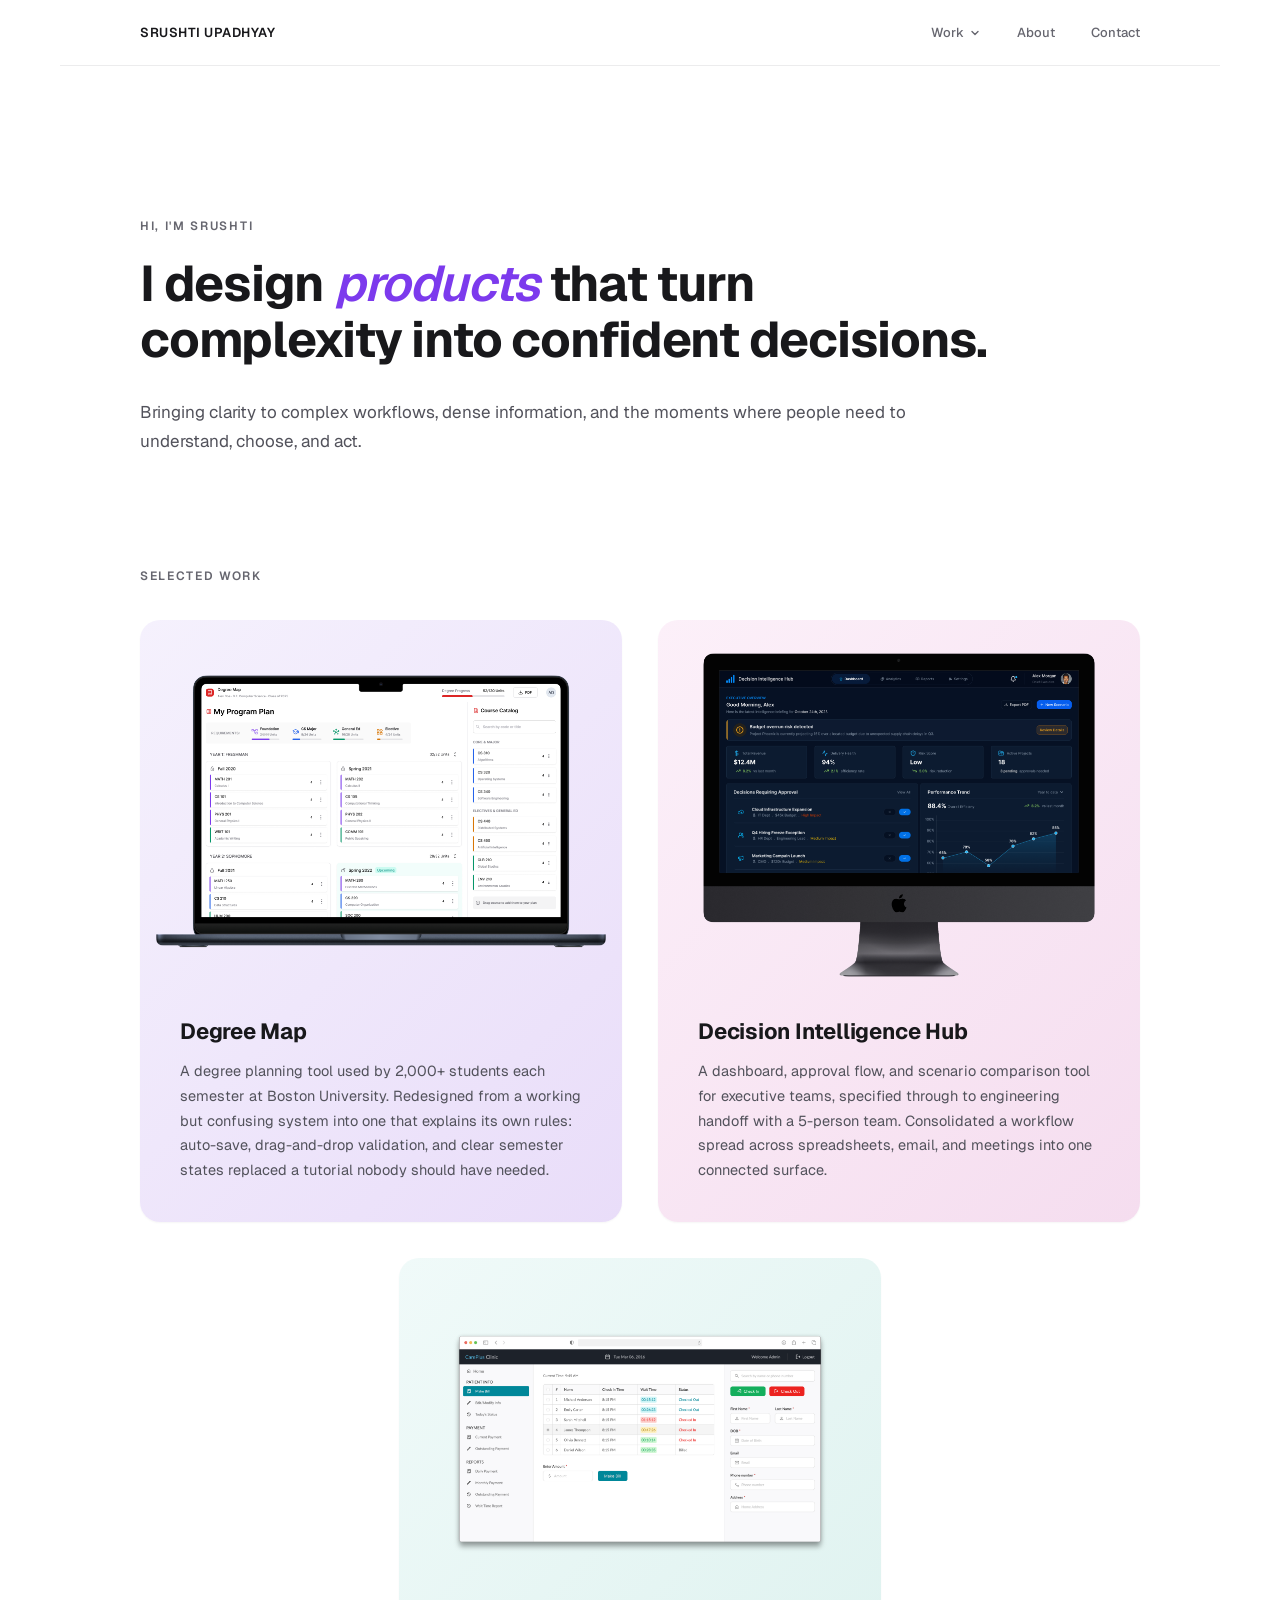
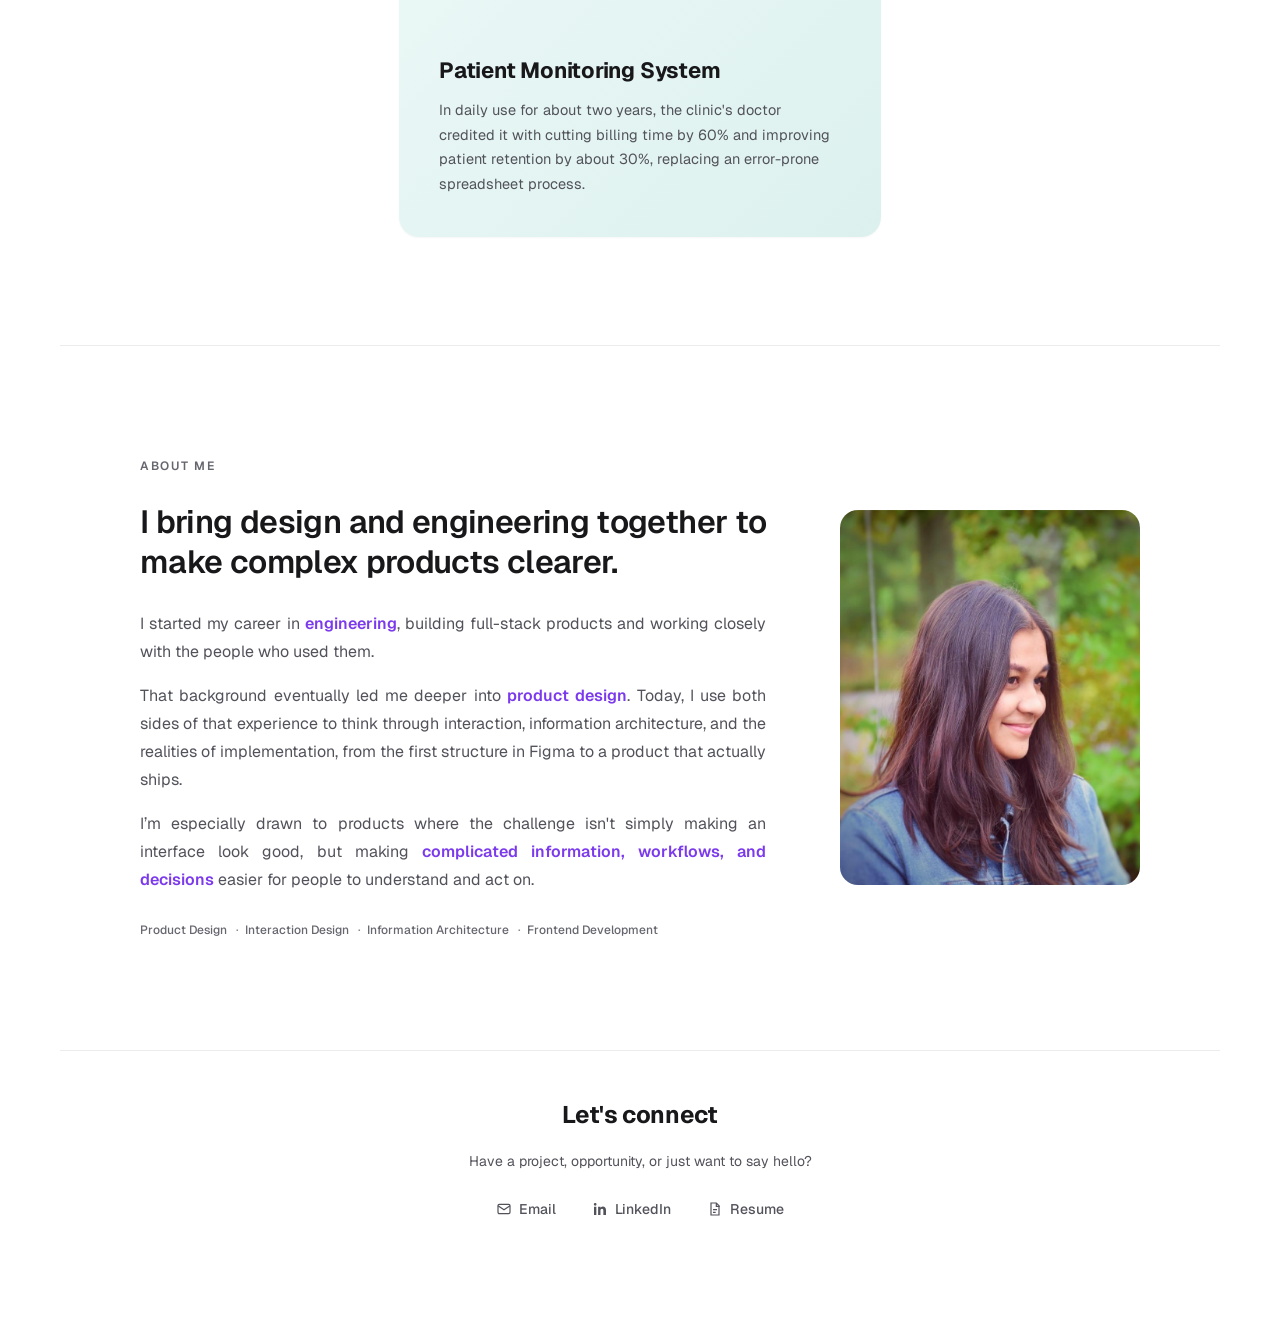
<file: index.html>
<!DOCTYPE html>
<html lang="en">
<head>
<meta charset="UTF-8" />
<meta name="viewport" content="width=device-width, initial-scale=1.0" />
<title>Srushti Upadhyay — Product Designer</title>
<link rel="icon" type="image/png" sizes="32x32" href="favicon.png">
<link rel="preconnect" href="https://fonts.googleapis.com">
<link rel="preconnect" href="https://fonts.gstatic.com" crossorigin>
<link href="https://fonts.googleapis.com/css2?family=Geist:wght@400;500;600;700;800&display=swap" rel="stylesheet">
<link rel="stylesheet" href="portfolio-common.css">
<style>
  .about-section {
    display: grid;
    grid-template-columns: minmax(0, 1.35fr) minmax(260px, 0.65fr);
    gap: 72px;
    align-items: center;
    padding: 112px 80px;
    border-top: 1px solid var(--line-soft);
  }

  .about-content {
    text-align: justify;
    max-width: 720px;
  }

  .about-label {
    font-size: 12px;
    font-weight: 600;
    letter-spacing: 0.14em;
    color: var(--muted);
    text-transform: uppercase;
    margin-bottom: 28px;
  }

  .about-title {
    font-size: 32px;
    line-height: 1.25;
    letter-spacing: -0.02em;
    font-weight: 600;
    color: var(--ink);
    margin-bottom: 28px;
    max-width: 680px;
  }

  .about-copy {
    max-width: 680px;
  }

  .about-copy p {
    font-size: 16px;
    line-height: 1.75;
    color: var(--body);
    margin-bottom: 16px;
  }

  .about-copy p:last-child {
    margin-bottom: 0;
  }

  .about-meta {
    display: flex;
    flex-wrap: wrap;
    gap: 8px 18px;
    margin-top: 28px;
    font-size: 12px;
    font-weight: 500;
    color: var(--muted);
  }

  .about-meta span {
    position: relative;
  }

  .about-meta span:not(:last-child)::after {
    content: "·";
    position: absolute;
    right: -12px;
    color: var(--faint);
  }

  .about-image {
    display: flex;
    justify-content: flex-end;
  }

  .about-image-frame {
    width: min(100%, 300px);
    aspect-ratio: 4 / 5;
    border-radius: 18px;
    overflow: hidden;
    background: #f5f5f3;
  }

  .about-image-frame img {
    width: 100%;
    height: 100%;
    object-fit: cover;
    display: block;
  }

  .accent {
    font-weight: 600;
  color: #7c3aed;
}

  .work-grid {
    display: grid;
    grid-template-columns: 1fr 1fr;
    gap: 36px;
  }

  .work-card {
    display: flex;
    flex-direction: column;
    border-radius: 20px;
    overflow: hidden;
    text-decoration: none;
    transition: transform 0.35s ease, box-shadow 0.35s ease;
    box-shadow: 0 1px 2px rgba(24,24,27,0.04);
  }

  .work-card:hover {
    transform: translateY(-4px);
    box-shadow: 0 20px 48px -16px rgba(24,24,27,0.16);
  }

  .work-card.violet { background: linear-gradient(135deg,#f5f1fd,#e9ddf9); }
  .work-card.plum { background: linear-gradient(135deg,#fcf0f9,#f5ddef); }
  .work-card.teal { background: linear-gradient(135deg,#f0faf9,#dcf1ee); }

  .work-card-img { aspect-ratio: 4 / 3; overflow: hidden; }

  .work-card-img img {
    width: 100%;
    height: 100%;
    object-fit: cover;
    display: block;
    transition: transform 0.45s ease;
  }

  .work-card:hover .work-card-img img { transform: scale(1.03); }

  .work-card-img .placeholder {
    width: 100%;
    height: 100%;
    display: flex;
    align-items: center;
    justify-content: center;
    font-size: 13px;
    font-style: italic;
    background: rgba(255,255,255,0.5);
  }

  .work-card.violet .placeholder { color: #6b4eb0; }
  .work-card.plum .placeholder { color: #9b3f83; }
  .work-card.teal .placeholder { color: #0f766e; }

  .work-card-text { padding: 36px 40px 40px; }

  .work-card-title {
    font-size: 22px;
    font-weight: 700;
    letter-spacing: -0.01em;
    margin-bottom: 14px;
    color: var(--ink);
  }

  .work-card-desc {
    font-size: 14.5px;
    line-height: 1.7;
    color: var(--body);
  }

  .work-card-solo-wrap {
    max-width: calc(50% - 18px);
    margin: 36px auto 0;
  }

  @media (max-width: 800px) {
    .work-grid {
      grid-template-columns: 1fr;
      gap: 28px;
    }
    .work-card-solo-wrap { max-width: none; margin-top: 28px; }
  }

  @media (max-width: 800px) {
    .about-section {
      grid-template-columns: 1fr;
      gap: 40px;
      padding: 80px 24px;
    }

    .about-title {
      font-size: 28px;
    }

    .about-copy p {
      font-size: 15px;
    }

    .about-image {
      justify-content: flex-start;
    }

    .about-image-frame {
      width: min(100%, 260px);
    }
  }
</style>

</head>
<script>
  document.addEventListener('DOMContentLoaded', function () {
  
    const emailButton = document.querySelector('.connect-email');
  
    if (!emailButton) return;
  
    emailButton.addEventListener('click', function () {
  
      const email = 'srushtiupadhyay@gmail.com';
  
      navigator.clipboard.writeText(email)
        .then(function () {
  
          emailButton.classList.add('copied');
  
          setTimeout(function () {
            emailButton.classList.remove('copied');
          }, 2000);
  
        })
        .catch(function () {
  
          // Fallback for browsers that block Clipboard API
          const input = document.createElement('input');
  
          input.value = email;
          input.style.position = 'fixed';
          input.style.opacity = '0';
  
          document.body.appendChild(input);
  
          input.focus();
          input.select();
  
          try {
            document.execCommand('copy');
            emailButton.classList.add('copied');
  
            setTimeout(function () {
              emailButton.classList.remove('copied');
            }, 2000);
  
          } catch (error) {
            console.error('Could not copy email:', error);
          }
  
          document.body.removeChild(input);
        });
  
    });
  
  });

  
  </script>
<body class="home">

<div class="page">

  <div class="nav-wrap">
    <nav class="nav" aria-label="Primary navigation">
      <div class="nav-name"><a href="index.html">SRUSHTI UPADHYAY</a></div>
      <div class="nav-links">
        <div class="nav-dropdown">
           <a class="nav-link" aria-haspopup="true">
          Work
          <svg class="nav-chevron" viewBox="0 0 12 12" fill="none" aria-hidden="true">
            <path d="M3 4.5L6 7.5L9 4.5" stroke="currentColor" stroke-width="1.4" stroke-linecap="round" stroke-linejoin="round"/>
          </svg>
        </a>
          <div class="nav-dropdown-menu">
            <a class="nav-dropdown-item" href="degree-map.html">
              Degree Map
              
            </a>
            <a class="nav-dropdown-item" href="decision-hub.html">
              Decision Intelligence Hub
             
            </a>
            <a class="nav-dropdown-item" href="patient-monitoring.html">
              Patient Monitoring
            </a>
          </div>
        </div>
        <a class="nav-link" href="index.html#about">About</a>
        <a class="nav-link" href="index.html#connect">Contact</a>
      </div>
    </nav>
  </div>

  <div class="hero">
    <div class="hero-hi">Hi, I'm Srushti </div>
    <h1 class="hero-title">I design <span class="accent" style="font-style: italic;">products</span> that turn complexity into confident decisions.</h1>
    <div class="hero-body">Bringing clarity to complex workflows, dense information, and the moments where people need to understand, choose, and act.</div>
  </div>

  <div class="sec" id="work">
    <div class="sec-label">Selected Work</div>
    <div class="work-grid">

      <a class="work-card violet" href="degree-map.html">
        <div class="work-card-img"><img src="degreemap-mockup.png" alt="Degree Map interface" onerror="this.parentElement.innerHTML='<div class=\'placeholder\'>Degree Map</div>'" /></div>
        <div class="work-card-text">
          <div class="work-card-title">Degree Map</div>
          <div class="work-card-desc">A degree planning tool used by 2,000+ students each semester at Boston University. Redesigned from a working but confusing system into one that explains its own rules: auto-save, drag-and-drop validation, and clear semester states replaced a tutorial nobody should have needed.</div>
        </div>
      </a>

      <a class="work-card plum" href="decision-hub.html">
        <div class="work-card-img"><img src="decision-mockup.png" alt="Decision Intelligence Hub interface" onerror="this.parentElement.innerHTML='<div class=\'placeholder\'>Decision Intelligence Hub</div>'" /></div>
        <div class="work-card-text">
          <div class="work-card-title">Decision Intelligence Hub</div>
          <div class="work-card-desc">A dashboard, approval flow, and scenario comparison tool for executive teams, specified through to engineering handoff with a 5-person team. Consolidated a workflow spread across spreadsheets, email, and meetings into one connected surface.</div>
        </div>
      </a>

    </div>

    <div class="work-card-solo-wrap">
      <a class="work-card teal" href="patient-monitoring.html">
        <div class="work-card-img"><img src="patient-mockup.png" alt="Patient Monitoring System interface" onerror="this.parentElement.innerHTML='<div class=\'placeholder\'>Patient Monitoring</div>'" /></div>
        <div class="work-card-text">
          <div class="work-card-title">Patient Monitoring System</div>
          <div class="work-card-desc">In daily use for about two years, the clinic's doctor credited it with cutting billing time by 60% and improving patient retention by about 30%, replacing an error-prone spreadsheet process.</div>
        </div>
      </a>
    </div>
  </div>

  <section class="about-section" id="about" aria-labelledby="about-title">
    <div class="about-content">
      <div class="about-label">About Me</div>
      <h2 class="about-title" id="about-title">I bring design and engineering together to make complex products clearer.</h2>
      <div class="about-copy">
        <p>
          I started my career in
          <span class="accent">engineering</span>, building full-stack products
          and working closely with the people who used them.
        </p>
  
        <p>
          That background eventually led me deeper into
          <span class="accent">product design</span>. Today, I use both sides
          of that experience to think through interaction, information
          architecture, and the realities of implementation, from the first
          structure in Figma to a product that actually ships.
        </p>
  
        <p>
          I’m especially drawn to products where the challenge isn't simply
          making an interface look good, but making
          <span class="accent">complicated information, workflows, and decisions</span>
          easier for people to understand and act on.
        </p>
      </div>
  
      <div class="about-meta" aria-label="Areas of experience">
        <span>Product Design</span>
        <span>Interaction Design</span>
        <span>Information Architecture</span>
        <span>Frontend Development</span>
      </div>
    </div>

    <div class="about-image">
      <div class="about-image-frame">
        <img src="me.jpeg" alt="Portrait of Srushti Upadhyay">
      </div>
    </div>
  </section>

  <section class="connect" id="connect">
    <div class="connect-title">Let's connect</div>
  
    <div class="connect-copy">
      Have a project, opportunity, or just want to say hello?
    </div>
  
    <div class="connect-links">
  
      <button class="connect-link connect-email" type="button">
        <svg viewBox="0 0 24 24" fill="none" stroke="currentColor" stroke-width="1.8" aria-hidden="true">
          <rect x="3" y="5" width="18" height="14" rx="2"></rect>
          <path d="m3 7 9 6 9-6"></path>
        </svg>
        <span>Email</span>
        <span class="copy-tooltip" aria-live="polite"> srushtiupadhyay@gmail.com · Copied ✓</span>
      </button>
  
      <a class="connect-link"
         href="https://www.linkedin.com/in/srushti-upadhyay-86a2a3a2/"
         target="_blank"
         rel="noopener noreferrer">
        <svg viewBox="0 0 24 24" fill="currentColor">
          <path d="M6.5 8.5H3V21h3.5V8.5ZM4.75 3A2.05 2.05 0 1 0 4.75 7.1 2.05 2.05 0 0 0 4.75 3ZM21 13.8c0-3.76-2-5.5-4.67-5.5-2.15 0-3.11 1.18-3.65 2.01V8.5H9.18V21h3.5v-6.19c0-1.63.31-3.21 2.33-3.21 1.99 0 2.01 1.87 2.01 3.31V21H21v-7.2Z"/>
        </svg>
        <span>LinkedIn</span>
      </a>
  
      <a class="connect-link" href="cvdesign.pdf" target="_blank">
        <svg viewBox="0 0 24 24" fill="none" stroke="currentColor" stroke-width="1.8">
          <path d="M6 3h8l4 4v14H6z"></path>
          <path d="M14 3v5h5"></path>
          <path d="M9 13h6M9 17h4"></path>
        </svg>
        <span>Resume</span>
      </a>
  
    </div>
  </section>

</div>

</body>
</html>
</file>
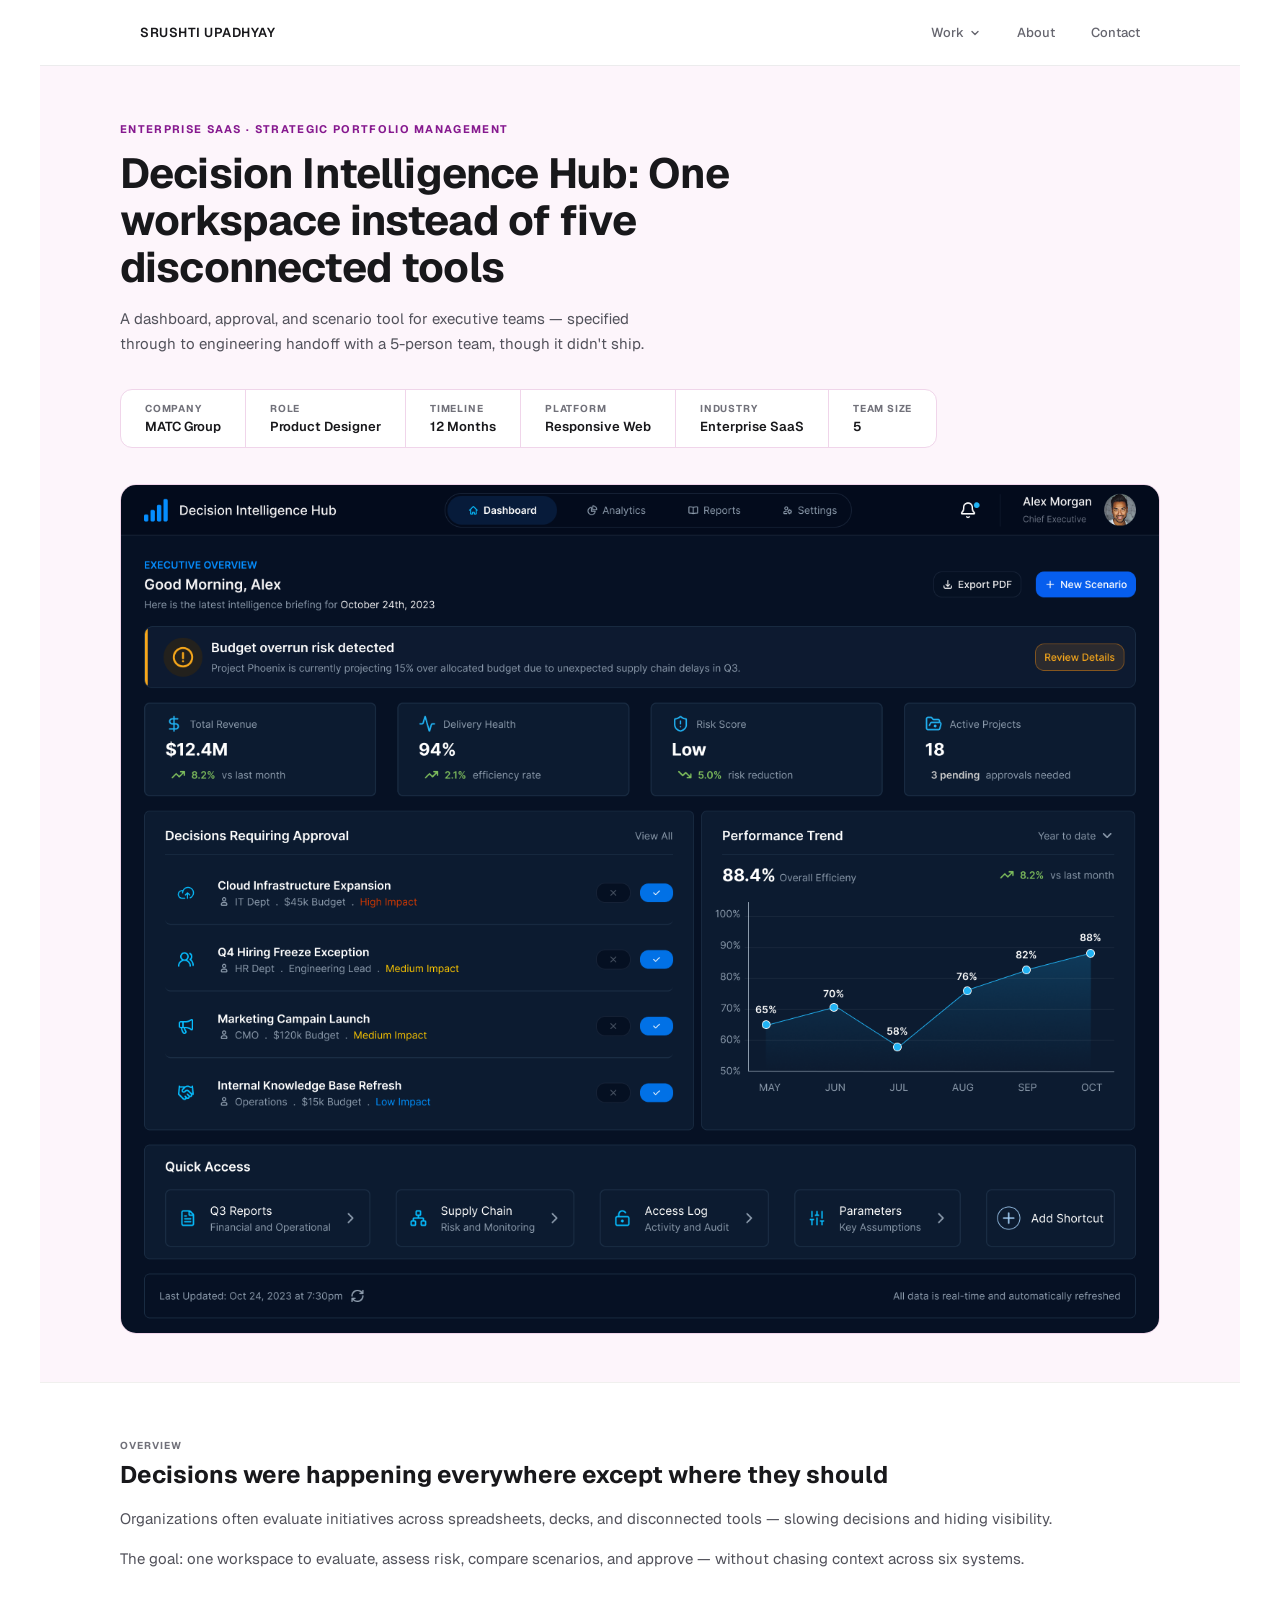
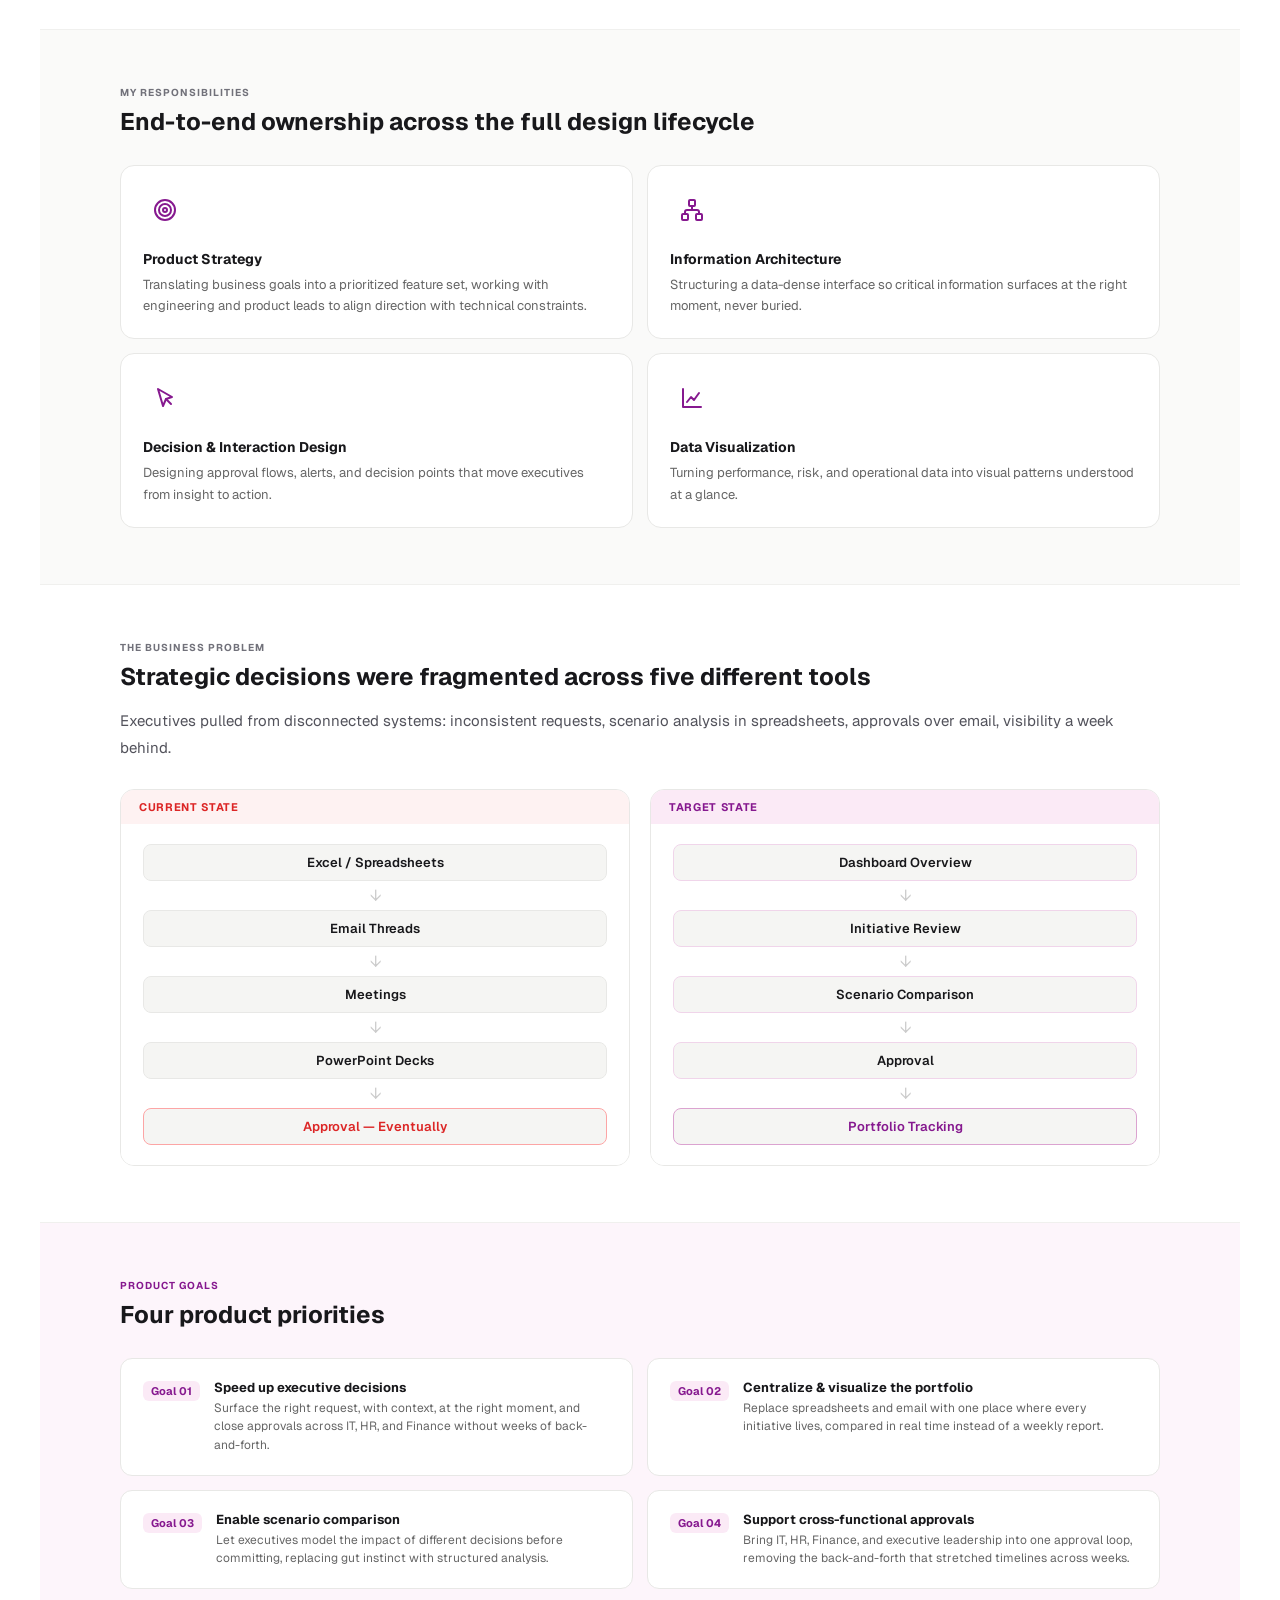
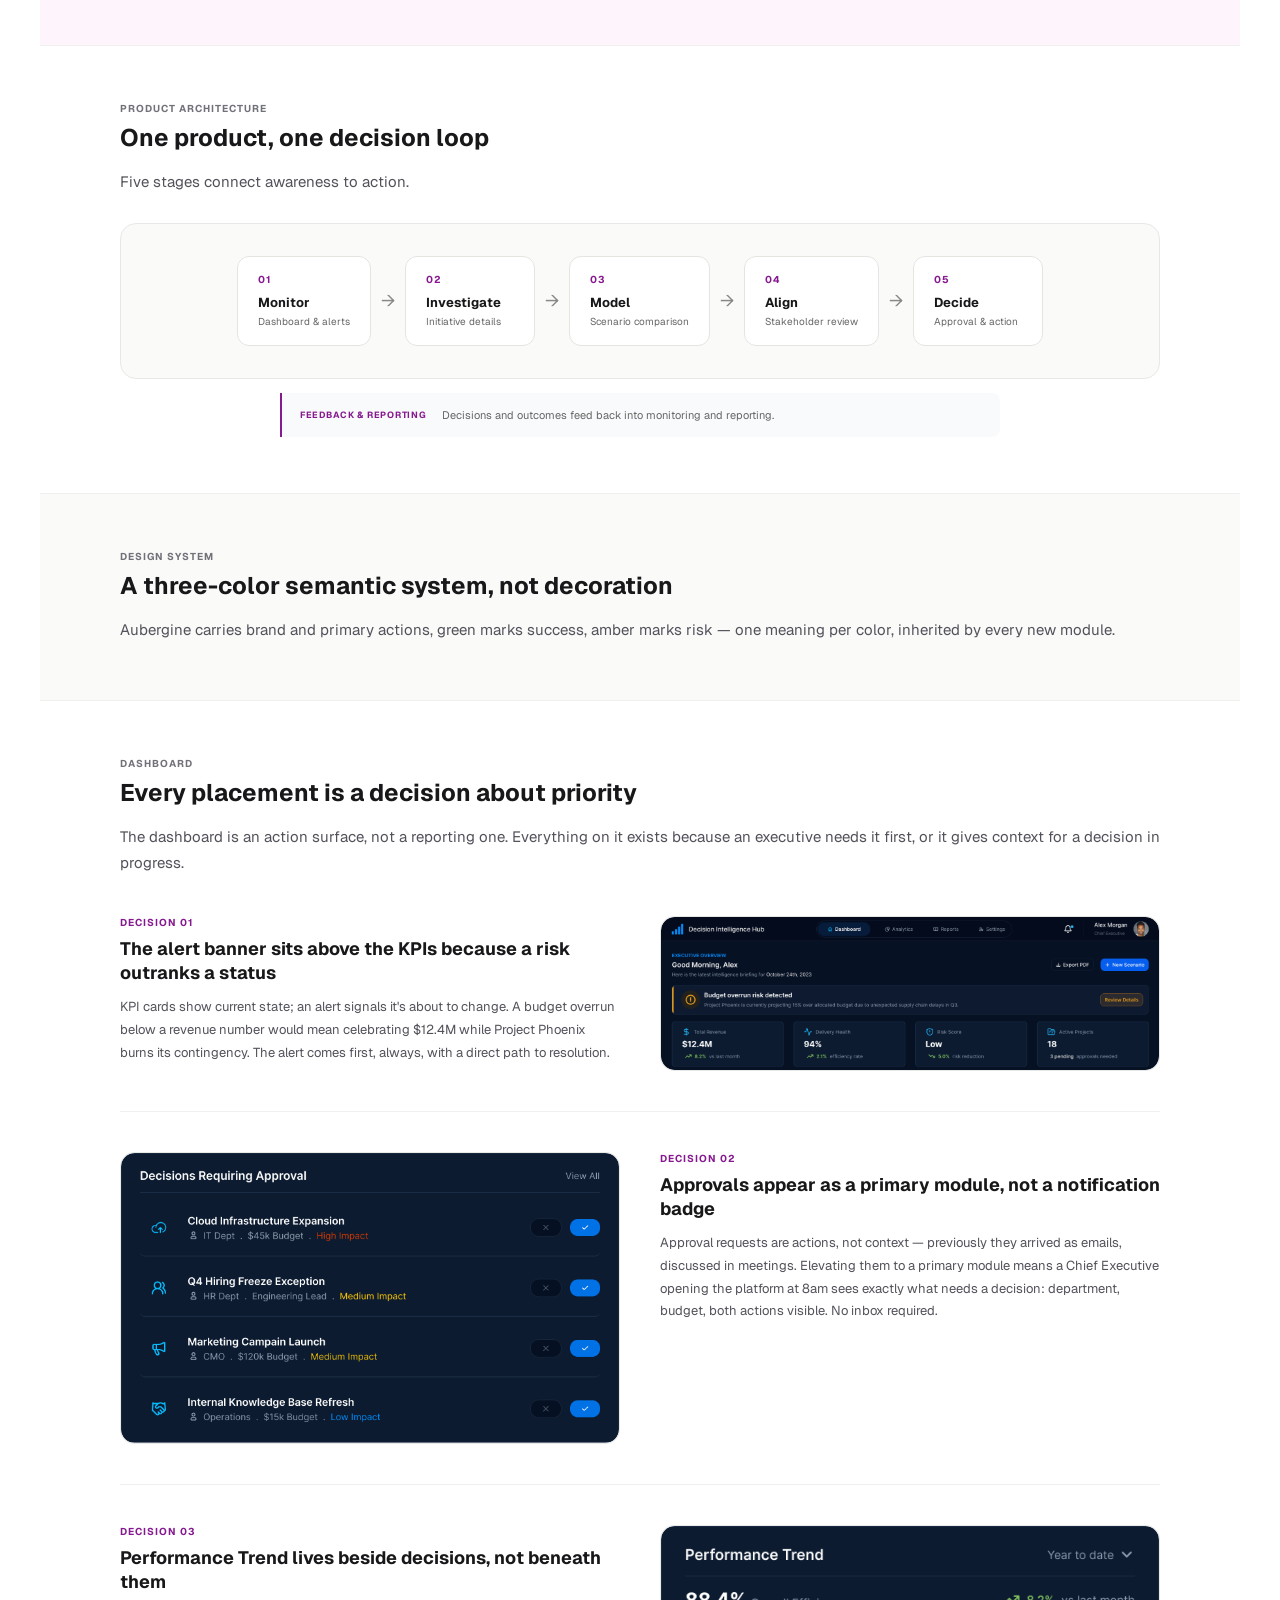
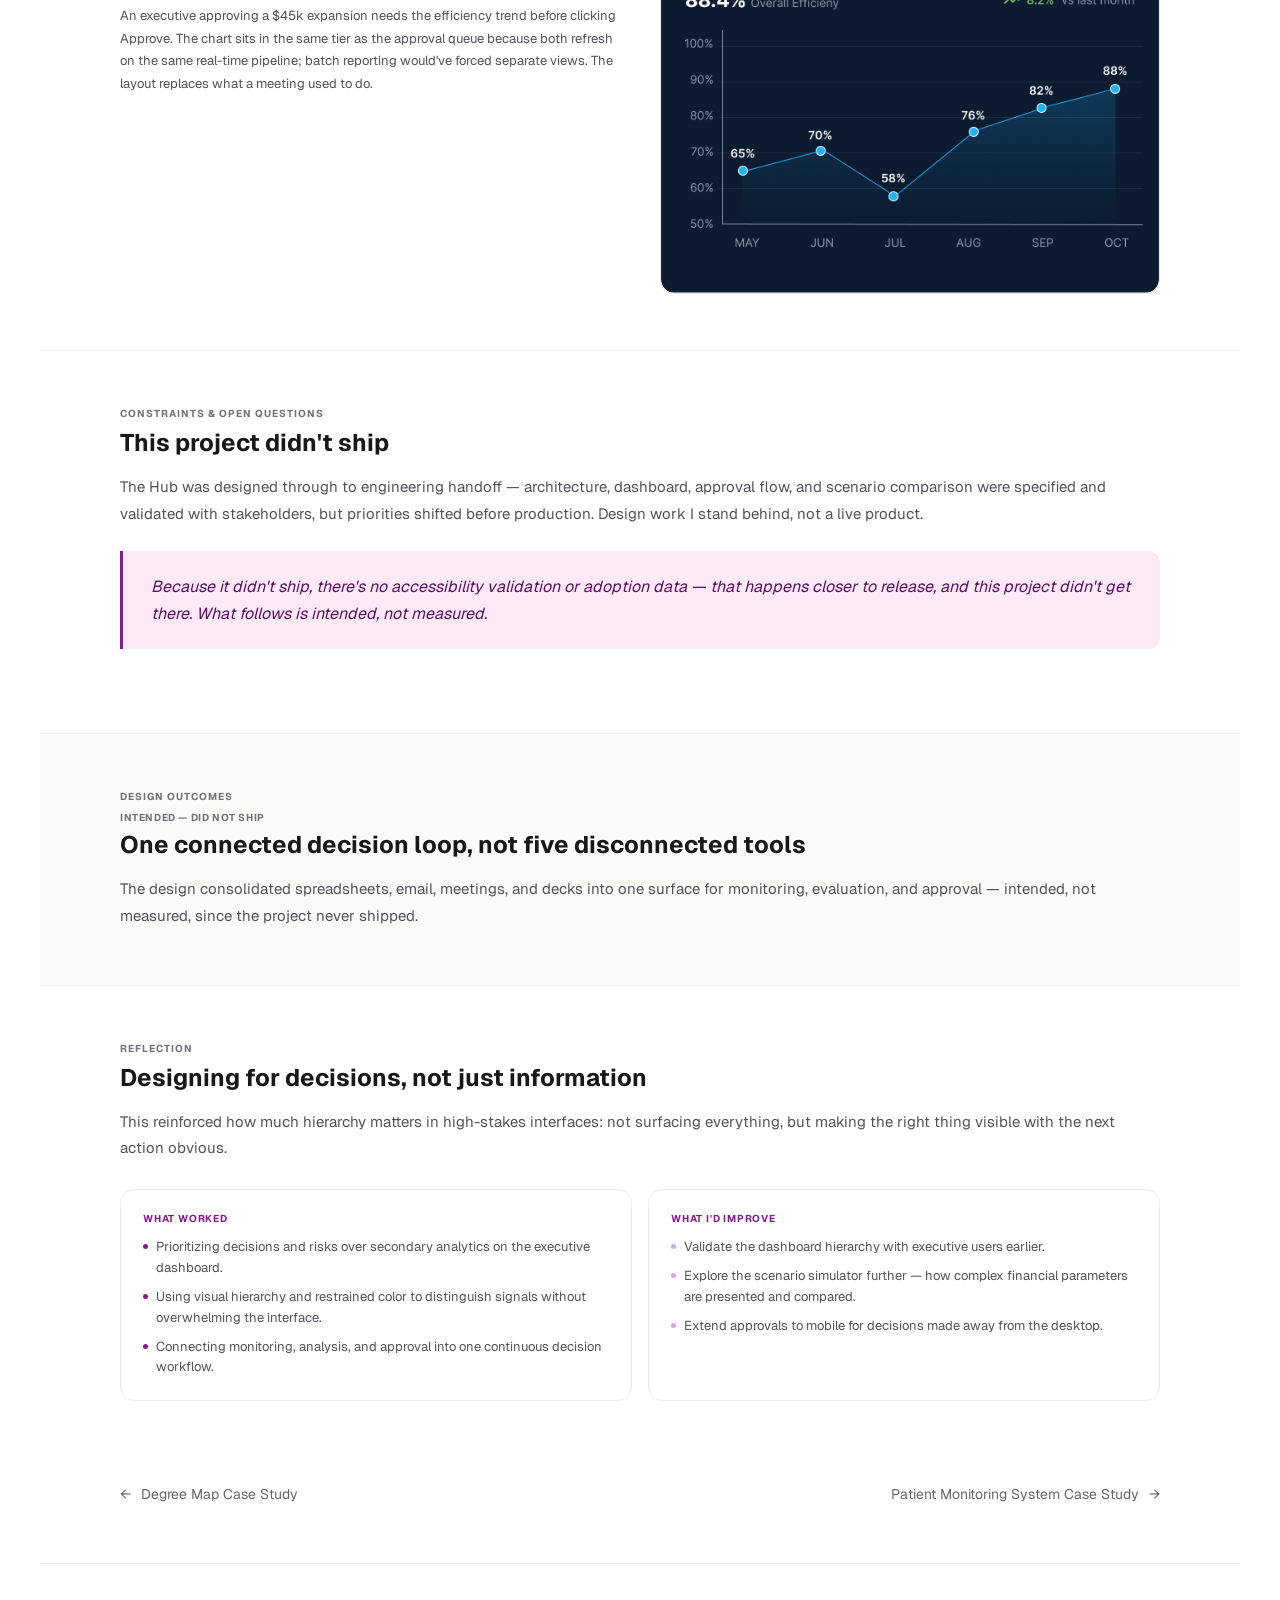
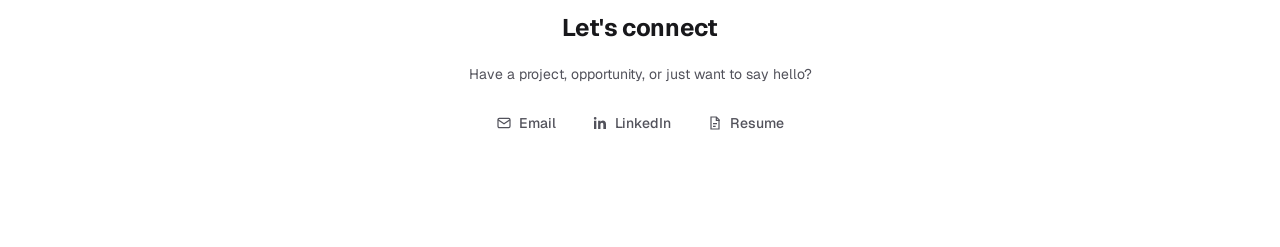
<file: decision-hub.html>
<!DOCTYPE html>
<html lang="en">
<head>
<meta charset="UTF-8" />
<meta name="viewport" content="width=device-width, initial-scale=1.0" />
<title>Decision Intelligence Hub — Srushti Upadhyay</title>
<link rel="icon" type="image/png" sizes="32x32" href="favicon.png">
<link rel="preconnect" href="https://fonts.googleapis.com">
<link rel="preconnect" href="https://fonts.gstatic.com" crossorigin>
<link href="https://fonts.googleapis.com/css2?family=Geist:wght@400;500;600;700;800&display=swap" rel="stylesheet">
<link rel="stylesheet" href="portfolio-common.css">
</head>
<script>
  document.addEventListener('DOMContentLoaded', function () {
  
    const emailButton = document.querySelector('.connect-email');
  
    if (!emailButton) return;
  
    emailButton.addEventListener('click', function () {
  
      const email = 'srushtiupadhyay@gmail.com';
  
      navigator.clipboard.writeText(email)
        .then(function () {
  
          emailButton.classList.add('copied');
  
          setTimeout(function () {
            emailButton.classList.remove('copied');
          }, 2000);
  
        })
        .catch(function () {
  
          // Fallback for browsers that block Clipboard API
          const input = document.createElement('input');
  
          input.value = email;
          input.style.position = 'fixed';
          input.style.opacity = '0';
  
          document.body.appendChild(input);
  
          input.focus();
          input.select();
  
          try {
            document.execCommand('copy');
            emailButton.classList.add('copied');
  
            setTimeout(function () {
              emailButton.classList.remove('copied');
            }, 2000);
  
          } catch (error) {
            console.error('Could not copy email:', error);
          }
  
          document.body.removeChild(input);
        });
  
    });
  
  });
  </script>
<body class="case-decision">

<div class="page">

<!-- NAV -->
<div class="nav-wrap">
    <nav class="nav" aria-label="Primary navigation">
      <div class="nav-name"><a href="index.html">SRUSHTI UPADHYAY</a></div>
      <div class="nav-links">
        <div class="nav-dropdown">
          <a class="nav-link" aria-haspopup="true">
            Work
            <svg class="nav-chevron" viewBox="0 0 12 12" fill="none" aria-hidden="true">
              <path d="M3 4.5L6 7.5L9 4.5" stroke="currentColor" stroke-width="1.4" stroke-linecap="round" stroke-linejoin="round"/>
            </svg>
          </a>
          <div class="nav-dropdown-menu">
            <a class="nav-dropdown-item" href="degree-map.html">
              Degree Map
              
            </a>
            <a class="nav-dropdown-item" href="decision-hub.html">
              Decision Intelligence Hub
              
            </a>
            <a class="nav-dropdown-item" href="patient-monitoring.html">
              Patient Monitoring System
            </a>
          </div>
        </div>
        <a class="nav-link" href="index.html#about">About</a>
        <a class="nav-link" href="index.html#connect">Contact</a>
      </div>
    </nav>
  </div>

<!-- HERO -->
<div class="hero">
  <div class="hero-eyebrow">Enterprise SaaS · Strategic Portfolio Management</div>
  <div class="hero-title">Decision Intelligence Hub: One workspace instead of five disconnected tools</div>
  <div class="hero-sub">A dashboard, approval, and scenario tool for executive teams — specified through to
    engineering handoff with a 5-person team, though it didn't ship.</div>
  <div class="hero-meta">
    <div class="hmi"><div class="hml">Company</div><div class="hmv">MATC Group</div></div>
    <div class="hmi"><div class="hml">Role</div><div class="hmv">Product Designer</div></div>
    <div class="hmi"><div class="hml">Timeline</div><div class="hmv">12 Months</div></div>
    <div class="hmi"><div class="hml">Platform</div><div class="hmv">Responsive Web</div></div>
    <div class="hmi"><div class="hml">Industry</div><div class="hmv">Enterprise SaaS</div></div>
    <div class="hmi"><div class="hml">Team Size</div><div class="hmv">5</div></div>
  </div>
  <div class="hero-img">
    <img src="dh.png" alt="Decision Intelligence Hub — executive dashboard" />
  </div>
</div>

<!-- OVERVIEW -->
<div class="sec">
  <div class="eyebrow">Overview</div>
  <div class="sec-title">Decisions were happening everywhere except where they should</div>
  <div class="body">Organizations often evaluate initiatives across spreadsheets, decks, and disconnected tools — slowing decisions and hiding visibility.</div>
  <div class="body">The goal: one workspace to evaluate, assess risk, compare scenarios, and approve — without chasing context across six systems.</div>
</div>

<!-- RESPONSIBILITIES -->
<div class="sec sec-bg">
  <div class="eyebrow">My Responsibilities</div>
  <div class="sec-title">End-to-end ownership across the full design lifecycle</div>
  <div class="skills-grid">
   <!-- <div class="skill-card">
      <div class="skill-icon"></div>
      <div class="skill-title">UX Research</div>
      <div class="skill-body">Stakeholder interviews, workflow mapping, and competitive analysis to understand how executive teams currently make strategic decisions.</div>
    </div>-->
    <div class="skill-card">
      <div class="skill-icon">
      <svg viewBox="0 0 24 24" fill="none" stroke="currentColor" stroke-width="2" stroke-linecap="round" stroke-linejoin="round">
        <circle cx="12" cy="12" r="10"></circle>
        <circle cx="12" cy="12" r="6"></circle>
        <circle cx="12" cy="12" r="2"></circle>
      </svg>
      </div>
      <div class="skill-title">Product Strategy</div>
      <div class="skill-body">Translating business goals into a prioritized feature set, working with engineering and product leads to align direction with technical constraints.</div>
    </div>
    <div class="skill-card">
      <div class="skill-icon">
        <svg viewBox="0 0 24 24" fill="none" stroke="currentColor" stroke-width="2" stroke-linecap="round" stroke-linejoin="round">
          <rect x="9" y="2" width="6" height="6" rx="1"></rect>
          <rect x="2" y="16" width="6" height="6" rx="1"></rect>
          <rect x="16" y="16" width="6" height="6" rx="1"></rect>
          <path d="M12 8v4"></path>
          <path d="M5 16v-2a2 2 0 0 1 2-2h10a2 2 0 0 1 2 2v2"></path>
        </svg>
      </div>
      <div class="skill-title">Information Architecture</div>
      <div class="skill-body">Structuring a data-dense interface so critical information surfaces at the right moment, never buried.</div>
    </div>
    <div class="skill-card">
      <div class="skill-icon">
        <svg viewBox="0 0 24 24" fill="none" stroke="currentColor" stroke-width="2" stroke-linecap="round" stroke-linejoin="round">
          <path d="M5 3l14 8-6 2-3 7-5-17z"></path>
          <path d="M13 13l5 5"></path>
        </svg>
      </div>
      <div class="skill-title">Decision & Interaction Design</div>
      <div class="skill-body">Designing approval flows, alerts, and decision points that move executives from insight to action.</div>
    </div>
    <div class="skill-card">
      <div class="skill-icon">
        <svg viewBox="0 0 24 24" fill="none" stroke="currentColor" stroke-width="2" stroke-linecap="round" stroke-linejoin="round">
          <path d="M3 3v18h18"></path>
          <path d="M7 16l4-5 3 3 5-7"></path>
        </svg>
      </div>
      <div class="skill-title">Data Visualization</div>
      <div class="skill-body">Turning performance, risk, and operational data into visual patterns understood at a glance.</div>
    </div>
    <!--<div class="skill-card">
      <div class="skill-icon"></div>
      <div class="skill-title">Interactive Prototypes</div>
      <div class="skill-body">End-to-end clickable prototype covering the dashboard, approval flow, and scenario simulator for stakeholder review and usability testing.</div>
    </div>-->
  </div>
</div>

<!-- BUSINESS PROBLEM -->
<div class="sec">
  <div class="eyebrow">The Business Problem</div>
  <div class="sec-title">Strategic decisions were fragmented across five different tools</div>
  <div class="body">Executives pulled from disconnected systems: inconsistent requests, scenario analysis in spreadsheets, approvals over email, visibility a week behind.</div>

  <div class="workflow-wrap mt28">
    <div class="workflow-card">
      <div class="workflow-header before">Current State</div>
      <div class="workflow-body">
        <div class="wf-step"><div class="wf-label">Excel / Spreadsheets</div><span class="wf-arrow">↓</span></div>
        <div class="wf-step"><div class="wf-label">Email Threads</div><span class="wf-arrow">↓</span></div>
        <div class="wf-step"><div class="wf-label">Meetings</div><span class="wf-arrow">↓</span></div>
        <div class="wf-step"><div class="wf-label">PowerPoint Decks</div><span class="wf-arrow">↓</span></div>
        <div class="wf-step"><div class="wf-label" style="border-color:#fca5a5;color:#dc2626;">Approval — Eventually</div></div>
      </div>
    </div>
    <div class="workflow-card">
      <div class="workflow-header after">Target State</div>
      <div class="workflow-body">
        <div class="wf-step"><div class="wf-label" style="border-color:#f0d5ea;">Dashboard Overview</div><span class="wf-arrow">↓</span></div>
        <div class="wf-step"><div class="wf-label" style="border-color:#f0d5ea;">Initiative Review</div><span class="wf-arrow">↓</span></div>
        <div class="wf-step"><div class="wf-label" style="border-color:#f0d5ea;">Scenario Comparison</div><span class="wf-arrow">↓</span></div>
        <div class="wf-step"><div class="wf-label" style="border-color:#f0d5ea;">Approval</div><span class="wf-arrow">↓</span></div>
        <div class="wf-step"><div class="wf-label" style="border-color:#dba3d0;color:#86198f;">Portfolio Tracking</div></div>
      </div>
    </div>
  </div>
</div>

<!-- PRODUCT GOALS -->
<div class="sec sec-purple">
  <div class="eyebrow eyebrow-purple">Product Goals</div>
  <div class="sec-title">Four product priorities</div>
  <div class="goal-grid">
    <div class="goal-card">
      <span class="goal-num">Goal 01</span>
      <div>
        <div class="goal-title">Speed up executive decisions</div>
        <div class="goal-body">Surface the right request, with context, at the right moment, and close approvals across IT, HR, and Finance without weeks of back-and-forth.</div>
      </div>
    </div>
    <div class="goal-card">
      <span class="goal-num">Goal 02</span>
      <div>
        <div class="goal-title">Centralize &amp; visualize the portfolio</div>
        <div class="goal-body">Replace spreadsheets and email with one place where every initiative lives, compared in real time instead of a weekly report.</div>
      </div>
    </div>
    <div class="goal-card">
      <span class="goal-num">Goal 03</span>
      <div>
        <div class="goal-title">Enable scenario comparison</div>
        <div class="goal-body">Let executives model the impact of different decisions before committing, replacing gut instinct with structured analysis.</div>
      </div>
    </div>
    <div class="goal-card">
      <span class="goal-num">Goal 04</span>
      <div>
        <div class="goal-title">Support cross-functional approvals</div>
        <div class="goal-body">Bring IT, HR, Finance, and executive leadership into one approval loop, removing the back-and-forth that stretched timelines across weeks.</div>
      </div>
  </div>
</div>
</div>

<!-- PRODUCT ARCHITECTURE -->
<div class="sec">
  <!--<div class="eyebrow">Product Architecture</div>
  <div class="sec-title">One product, one decision loop</div>
  <div class="body">Every module in the platform connects to a single through-line: helping an executive move from awareness to action as quickly as possible. The architecture is linear by design — each step either resolves or escalates.</div>

  <div class="arch-flow mt28" style="background:#fafaf9;border-radius:16px;padding:32px;border:0.5px solid #e8e8e6">
    <div class="arch-node">
      <div class="arch-node-label">Dashboard</div>
      <div class="arch-node-sub">Overview & alerts</div>
    </div>
    <div class="arch-arrow">→</div>
    <div class="arch-node">
      <div class="arch-node-label">Initiative Details</div>
      <div class="arch-node-sub">Deep review</div>
    </div>
    <div class="arch-arrow">→</div>
    <div class="arch-node">
      <div class="arch-node-label">Scenario Simulator</div>
      <div class="arch-node-sub">Compare outcomes</div>
    </div>
    <div class="arch-arrow">→</div>
    <div class="arch-node">
      <div class="arch-node-label">Stakeholder Review</div>
      <div class="arch-node-sub">Align teams</div>
    </div>
    <div class="arch-arrow">→</div>
    <div class="arch-node">
      <div class="arch-node-label">Approval</div>
      <div class="arch-node-sub">Decision recorded</div>
    </div>
    <div class="arch-arrow">→</div>
    <div class="arch-node" style="border-color:#f0d5ea;background:#fdf5fb">
      <div class="arch-node-label" style="color:#86198f">Reports</div>
      <div class="arch-node-sub">Portfolio tracking</div>
    </div>
  </div>-->
  <div class="eyebrow">Product Architecture</div>

<div class="sec-title">One product, one decision loop</div>

<div class="body">
  Five stages connect awareness to action.
</div>

<div class="arch-flow mt28">

  <div class="arch-node">
    <div class="arch-number">01</div>
    <div class="arch-node-label">Monitor</div>
    <div class="arch-node-sub">Dashboard & alerts</div>
  </div>

  <div class="arch-arrow">→</div>

  <div class="arch-node">
    <div class="arch-number">02</div>
    <div class="arch-node-label">Investigate</div>
    <div class="arch-node-sub">Initiative details</div>
  </div>

  <div class="arch-arrow">→</div>

  <div class="arch-node">
    <div class="arch-number">03</div>
    <div class="arch-node-label">Model</div>
    <div class="arch-node-sub">Scenario comparison</div>
  </div>

  <div class="arch-arrow">→</div>

  <div class="arch-node">
    <div class="arch-number">04</div>
    <div class="arch-node-label">Align</div>
    <div class="arch-node-sub">Stakeholder review</div>
  </div>

  <div class="arch-arrow">→</div>

  <div class="arch-node arch-node-final">
    <div class="arch-number">05</div>
    <div class="arch-node-label">Decide</div>
    <div class="arch-node-sub">Approval & action</div>
  </div>

</div>

<div class="arch-feedback">
  <div class="arch-feedback-label">FEEDBACK & REPORTING</div>
  <div class="arch-feedback-text">
    Decisions and outcomes feed back into monitoring and reporting.
  </div>
</div>
</div>

<!-- DESIGN SYSTEM -->
<div class="sec sec-bg">
  <div class="eyebrow">Design System</div>
  <div class="sec-title">A three-color semantic system, not decoration</div>
  <div class="body">Aubergine carries brand and primary actions, green marks success, amber marks risk — one
    meaning per color, inherited by every new module.</div>
</div>

<!-- DESIGN PRINCIPLES 
<div class="sec sec-bg">
  <div class="eyebrow">Design Principles</div>
  <div class="sec-title">Four rules that kept every decision accountable</div>
  <div class="principle-grid">
    <div class="principle-card">
      <div class="principle-title">Action over Analysis</div>
      <div class="principle-body">Executives should immediately know what requires their attention. The dashboard leads with decisions pending, not metrics to admire. Every surface answers: what do I need to do right now?</div>
    </div>
    <div class="principle-card">
      <div class="principle-title">Progressive Disclosure</div>
      <div class="principle-body">Show the summary. Show the detail only when requested. An executive scanning 18 active projects shouldn't see all 18 at full depth — but should be able to drill into any one of them instantly.</div>
    </div>
    <div class="principle-card">
      <div class="principle-title">High Information Density</div>
      <div class="principle-body">Enterprise users are experienced. They don't need tooltips for KPI cards. The design respects that — using compact layouts, precise labels, and data-forward hierarchy rather than guided onboarding.</div>
    </div>
    <div class="principle-card">
      <div class="principle-title">Semantic Consistency</div>
      <div class="principle-body">Every color, icon, and status badge means exactly one thing across the platform. A green delta is always positive. An amber badge is always a risk signal. Nothing shares its meaning with anything else.</div>
    </div>
  </div>
</div>-->

<!-- DASHBOARD DESIGN DECISIONS -->
<div class="sec">
  <div class="eyebrow">Dashboard</div>
  <div class="sec-title">Every placement is a decision about priority</div>
  <div class="body">The dashboard is an action surface, not a reporting one. Everything on it exists because an
    executive needs it first, or it gives context for a decision in progress.</div>

  <div class="mt40">
    <div class="feat-row">
      <div>
        <div class="feat-eye">Decision 01</div>
        <div class="feat-title">The alert banner sits above the KPIs because a risk outranks a status</div>
        <div class="feat-body">KPI cards show current state; an alert signals it's about to change. A budget overrun below a revenue number would mean celebrating $12.4M while Project Phoenix burns its contingency. The alert comes first, always, with a direct path to resolution.</div>
      </div>
      <div>
        <div class="real-img decision-image">
          <img src="dh-kpi.png" alt="Decision Intelligence Hub — dashboard overview" style="border-radius:14px"/>
        </div>
        <!--<div class="img-caption">Dashboard — alert leads, KPIs follow, decisions and trends share the lower half</div>-->
      </div>
    </div>

    <div class="feat-row flip">
      <div>
        <div class="feat-eye">Decision 02</div>
        <div class="feat-title">Approvals appear as a primary module, not a notification badge</div>
        <div class="feat-body">Approval requests are actions, not context — previously they arrived as emails, discussed in meetings. Elevating them to a primary module means a Chief Executive opening the platform at 8am sees exactly what needs a decision: department, budget, both actions visible. No inbox required.</div>
      </div>
      <div>
        <div class="real-img decision-image">
          <img src="dh-approval.png" alt="Decision Intelligence Hub — decision approval overview" style="border-radius:14px"/>
        </div>
      </div>
    </div>

    <div class="feat-row">
      <div>
        <div class="feat-eye">Decision 03</div>
        <div class="feat-title">Performance Trend lives beside decisions, not beneath them</div>
        <div class="feat-body">An executive approving a $45k expansion needs the efficiency trend before clicking Approve. The chart sits in the same tier as the approval queue because both refresh on the same real-time pipeline; batch reporting would've forced separate views. The layout replaces what a meeting used to do.</div>
      </div>
      <div>
        <div class="real-img decision-image decision-visual--chart">
          <img src="dh-chart.png" alt="Performance Trend chart close-up" style="border-radius:14px"/>
        </div>
       </div>
    </div>
  </div>
</div>

<!-- CONSTRAINTS & OPEN QUESTIONS -->
<div class="sec">
  <div class="eyebrow">Constraints &amp; Open Questions</div>
  <div class="sec-title">This project didn't ship</div>
  <div class="body">The Hub was designed through to engineering handoff — architecture, dashboard, approval flow, and scenario comparison were specified and validated with stakeholders, but priorities shifted before production. Design work I stand behind, not a live product.</div>
  <div class="pullquote mt24">
    <div class="pullquote-text">Because it didn't ship, there's no accessibility validation or adoption data — that happens closer to release, and this project didn't get there. What follows is intended, not measured.</div>
  </div>
</div>

<!-- OUTCOMES -->
<div class="sec sec-bg">
  <div class="eyebrow">Design outcomes</div>
  <div style="font-size:10px;font-weight:700;color:#71717a;letter-spacing:.06em;text-transform:uppercase;margin-bottom:6px">Intended — did not ship</div>
  <div class="sec-title">One connected decision loop, not five disconnected tools</div>
 <!-- <div class="body">From fragmented information to a connected decision workflow.</div>-->
  <!--<div class="impact-cards">
    <div class="impact-card">
      <div class="impact-icon"></div>
      <div class="impact-title">Scalable enterprise design language</div>
      <div class="impact-body">A dark-theme component system built for data density and executive-level scanning — designed so any new module added to the platform inherits the same visual logic without redesign.</div>
    </div>
    <div class="impact-card">
      <div class="impact-icon"></div>
      <div class="impact-title">Reusable interaction patterns</div>
      <div class="impact-body">Approval flows, alert hierarchies, scenario comparison layouts, and KPI card states — all documented as patterns engineering can extend, not one-off screens that require a designer to interpret.</div>
    </div>
    <div class="impact-card">
      <div class="impact-icon"></div>
      <div class="impact-title">Simplified high-density workflows</div>
      <div class="impact-body">An executive interface that reduces a five-tool workflow to one — without simplifying the underlying complexity or hiding the data leadership actually needs to make high-stakes decisions.</div>
    </div>
  </div>-->
  <!--<section class="impact-section">
    <div class="section-label">OUTCOMES</div>
  
    <div class="impact-intro">
      <h2>From fragmented information to a connected decision workflow.</h2>
      <p>
        The redesigned experience brought the information, context, and actions
        executives need into one connected workflow.
      </p>
    </div>-->
  
    <div class="body">The design consolidated spreadsheets, email, meetings, and decks into one surface for monitoring, evaluation, and approval — intended, not measured, since the project never shipped.</div>
  <!--</section>-->
</div>


<!-- REFLECTION -->
<div class="sec">
  <div class="eyebrow">Reflection</div>

<div class="sec-title">Designing for decisions, not just information</div>

<div class="body">
  This reinforced how much hierarchy matters in high-stakes interfaces: not surfacing everything, but making the
  right thing visible with the next action obvious.
</div>

<div class="reflection-grid mt28">

  <div class="reflection-card">
    <div class="reflection-label">What Worked</div>

    <div class="reflection-items">
      <div class="reflection-item">
        <div class="r-dot"></div>
        Prioritizing decisions and risks over secondary analytics on the executive dashboard.
      </div>

      <div class="reflection-item">
        <div class="r-dot"></div>
        Using visual hierarchy and restrained color to distinguish signals without overwhelming the interface.
      </div>

      <div class="reflection-item">
        <div class="r-dot"></div>
        Connecting monitoring, analysis, and approval into one continuous decision workflow.
      </div>
    </div>
  </div>


  <div class="reflection-card">
    <div class="reflection-label">What I'd Improve</div>

    <div class="reflection-items">
      <div class="reflection-item">
        <div class="r-dot improve"></div>
        Validate the dashboard hierarchy with executive users earlier.
      </div>

      <div class="reflection-item">
        <div class="r-dot improve"></div>
        Explore the scenario simulator further — how complex financial parameters are presented and compared.
      </div>

      <div class="reflection-item">
        <div class="r-dot improve"></div>
        Extend approvals to mobile for decisions made away from the desktop.
      </div>
    </div>
  </div>

</div>
</div>

<div class="next-project">
  <a href="degree-map.html">
    <span class="prev-arrow">←</span>
    <span>Degree Map Case Study</span>
  </a>
  <a href="patient-monitoring.html">
    <span>Patient Monitoring System Case Study</span>
    <span class="next-arrow">→</span>
  </a>
</div>

<section class="connect" id="connect">
  <div class="connect-title">Let's connect</div>

  <div class="connect-copy">
    Have a project, opportunity, or just want to say hello?
  </div>

  <div class="connect-links">

    <button class="connect-link connect-email" type="button">
      <svg viewBox="0 0 24 24" fill="none" stroke="currentColor" stroke-width="1.8" aria-hidden="true">
        <rect x="3" y="5" width="18" height="14" rx="2"></rect>
        <path d="m3 7 9 6 9-6"></path>
      </svg>
      <span>Email</span>
      <span class="copy-tooltip" aria-live="polite"> srushtiupadhyay@gmail.com · Copied ✓</span>
    </button>

    <a class="connect-link"
       href="https://www.linkedin.com/in/srushti-upadhyay-86a2a3a2/"
       target="_blank"
       rel="noopener noreferrer">
      <svg viewBox="0 0 24 24" fill="currentColor">
        <path d="M6.5 8.5H3V21h3.5V8.5ZM4.75 3A2.05 2.05 0 1 0 4.75 7.1 2.05 2.05 0 0 0 4.75 3ZM21 13.8c0-3.76-2-5.5-4.67-5.5-2.15 0-3.11 1.18-3.65 2.01V8.5H9.18V21h3.5v-6.19c0-1.63.31-3.21 2.33-3.21 1.99 0 2.01 1.87 2.01 3.31V21H21v-7.2Z"/>
      </svg>
      <span>LinkedIn</span>
    </a>

    <a class="connect-link" href="cvdesign.pdf" target="_blank">
      <svg viewBox="0 0 24 24" fill="none" stroke="currentColor" stroke-width="1.8">
        <path d="M6 3h8l4 4v14H6z"></path>
        <path d="M14 3v5h5"></path>
        <path d="M9 13h6M9 17h4"></path>
      </svg>
      <span>Resume</span>
    </a>

  </div>
</section>
<!-- FOOTER 
<div class="footer">
  <div class="footer-left">Decision Intelligence Hub — Product Design Case Study · Srushti Upadhyay · 2024</div>
  <div class="footer-right">
    <div class="footer-link">LinkedIn</div>
    <div class="footer-link">← Back to work</div>
  </div>
</div>-->

</div>

</body>
</html>
</file>
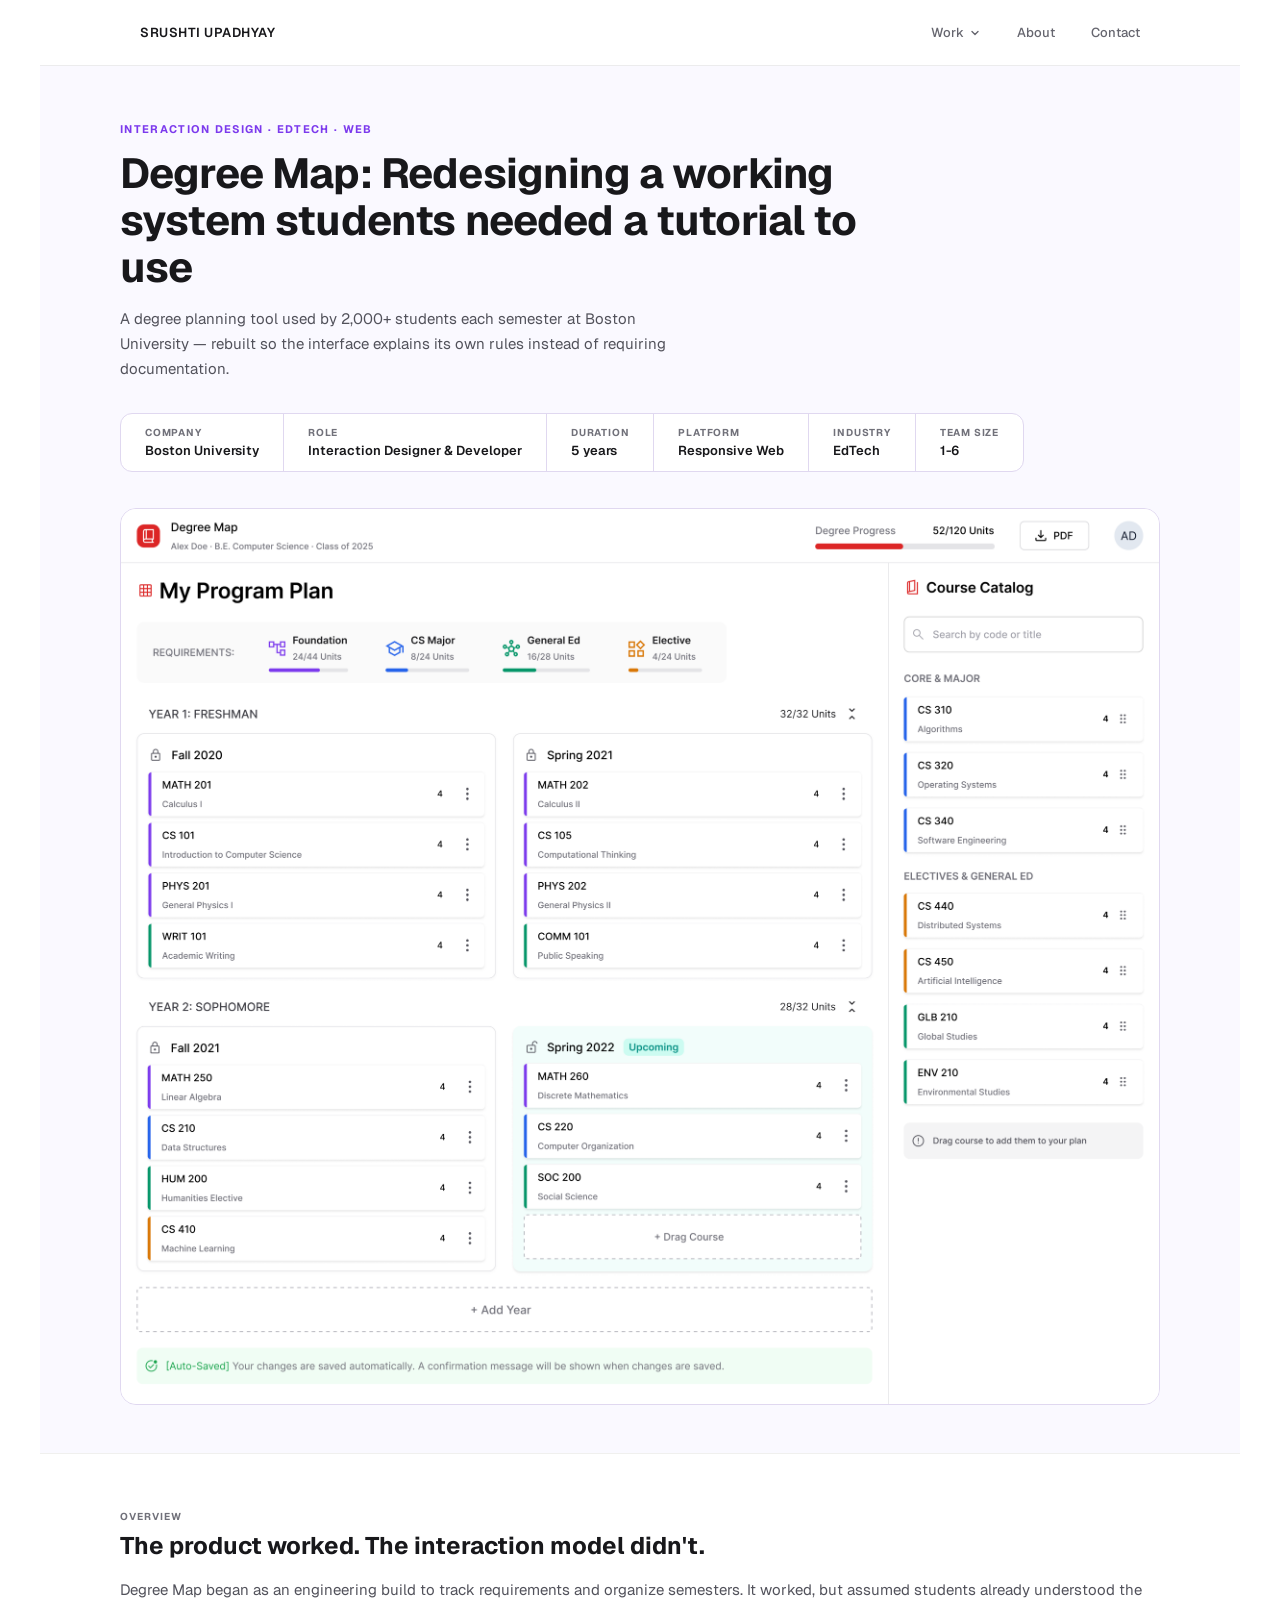
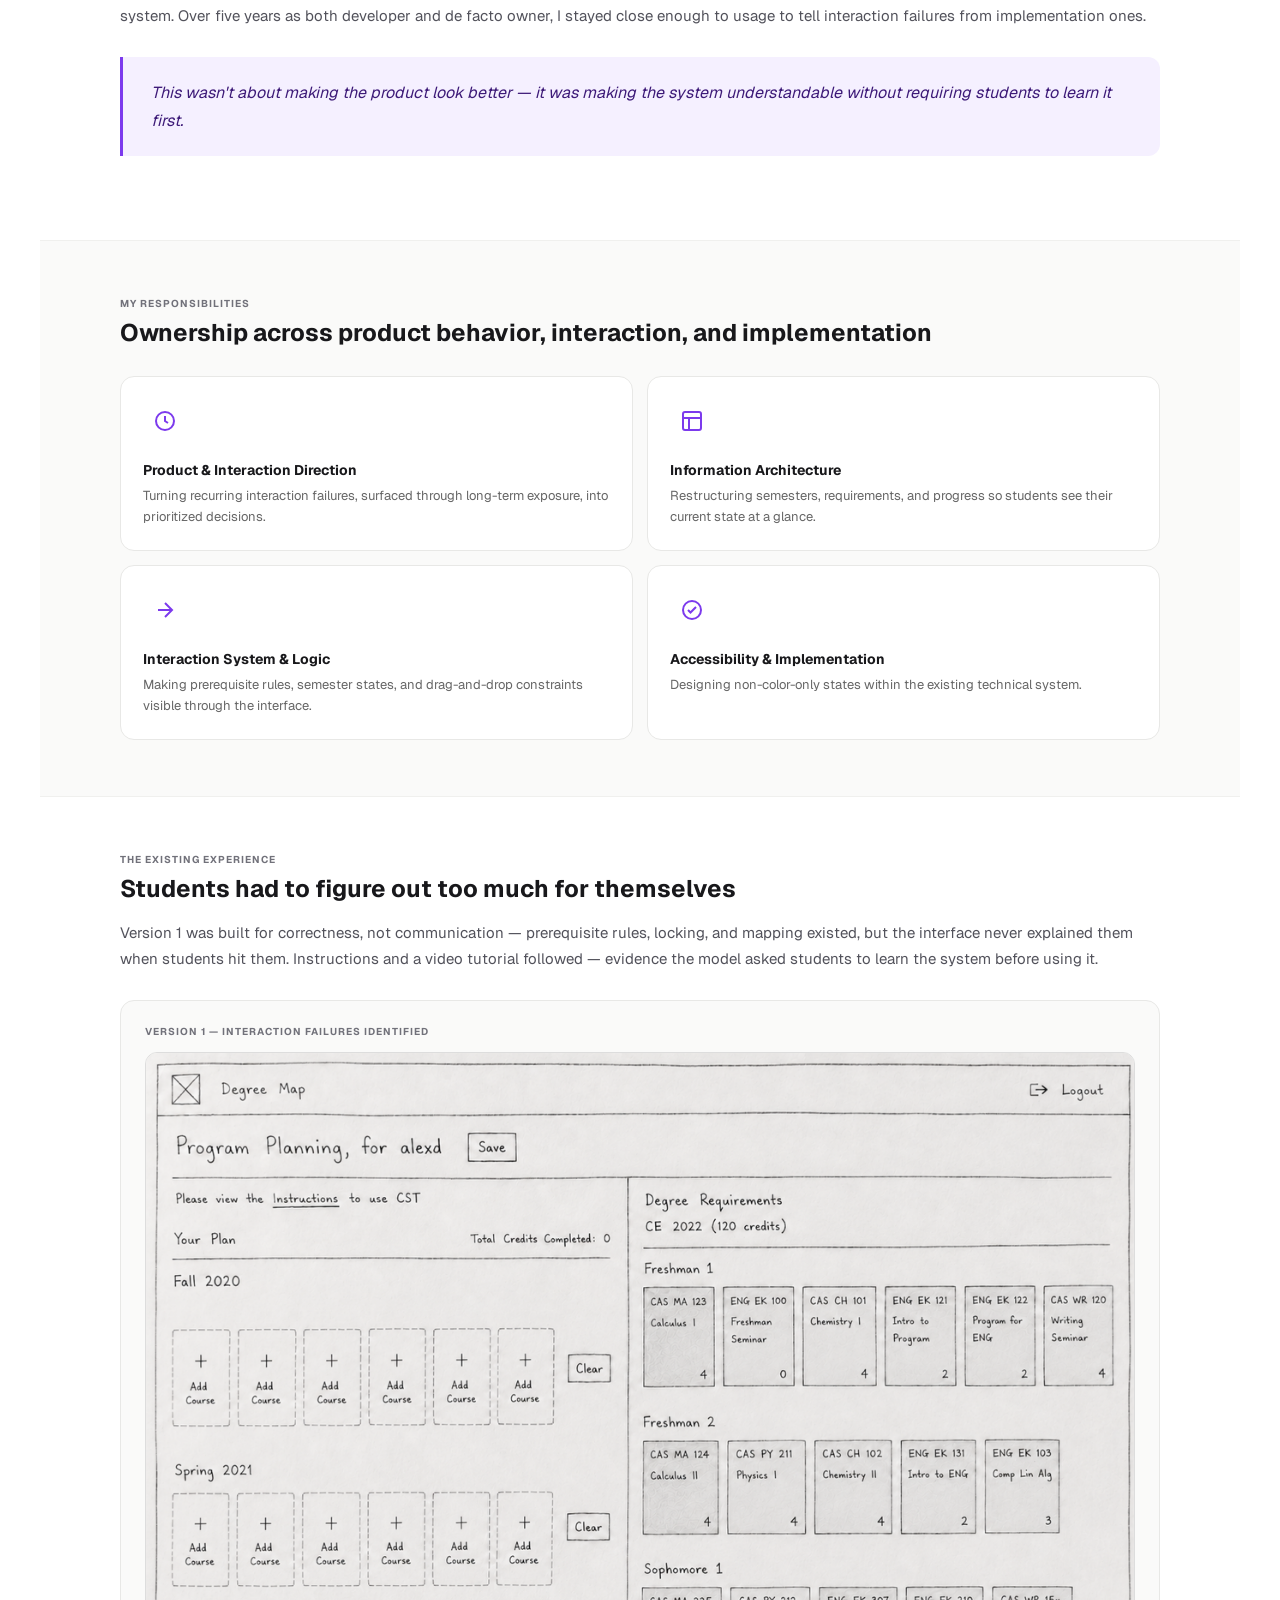
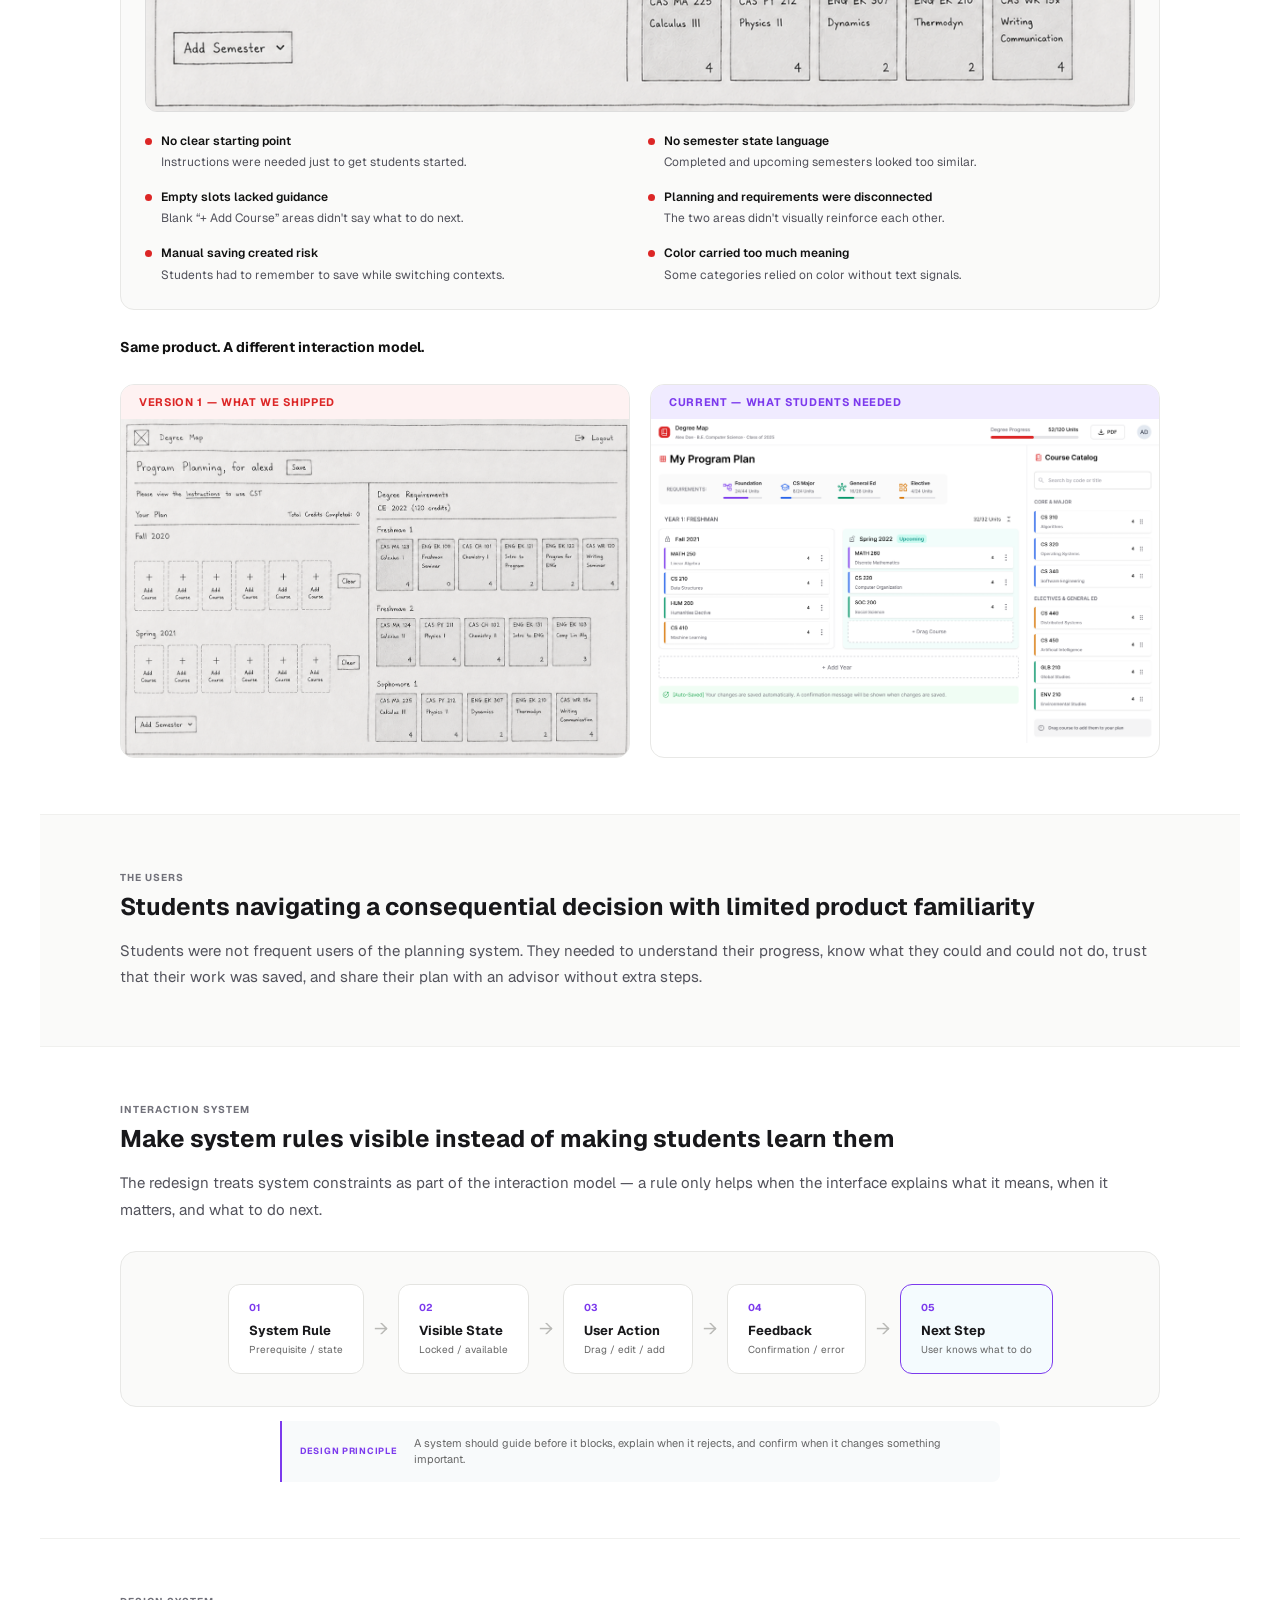
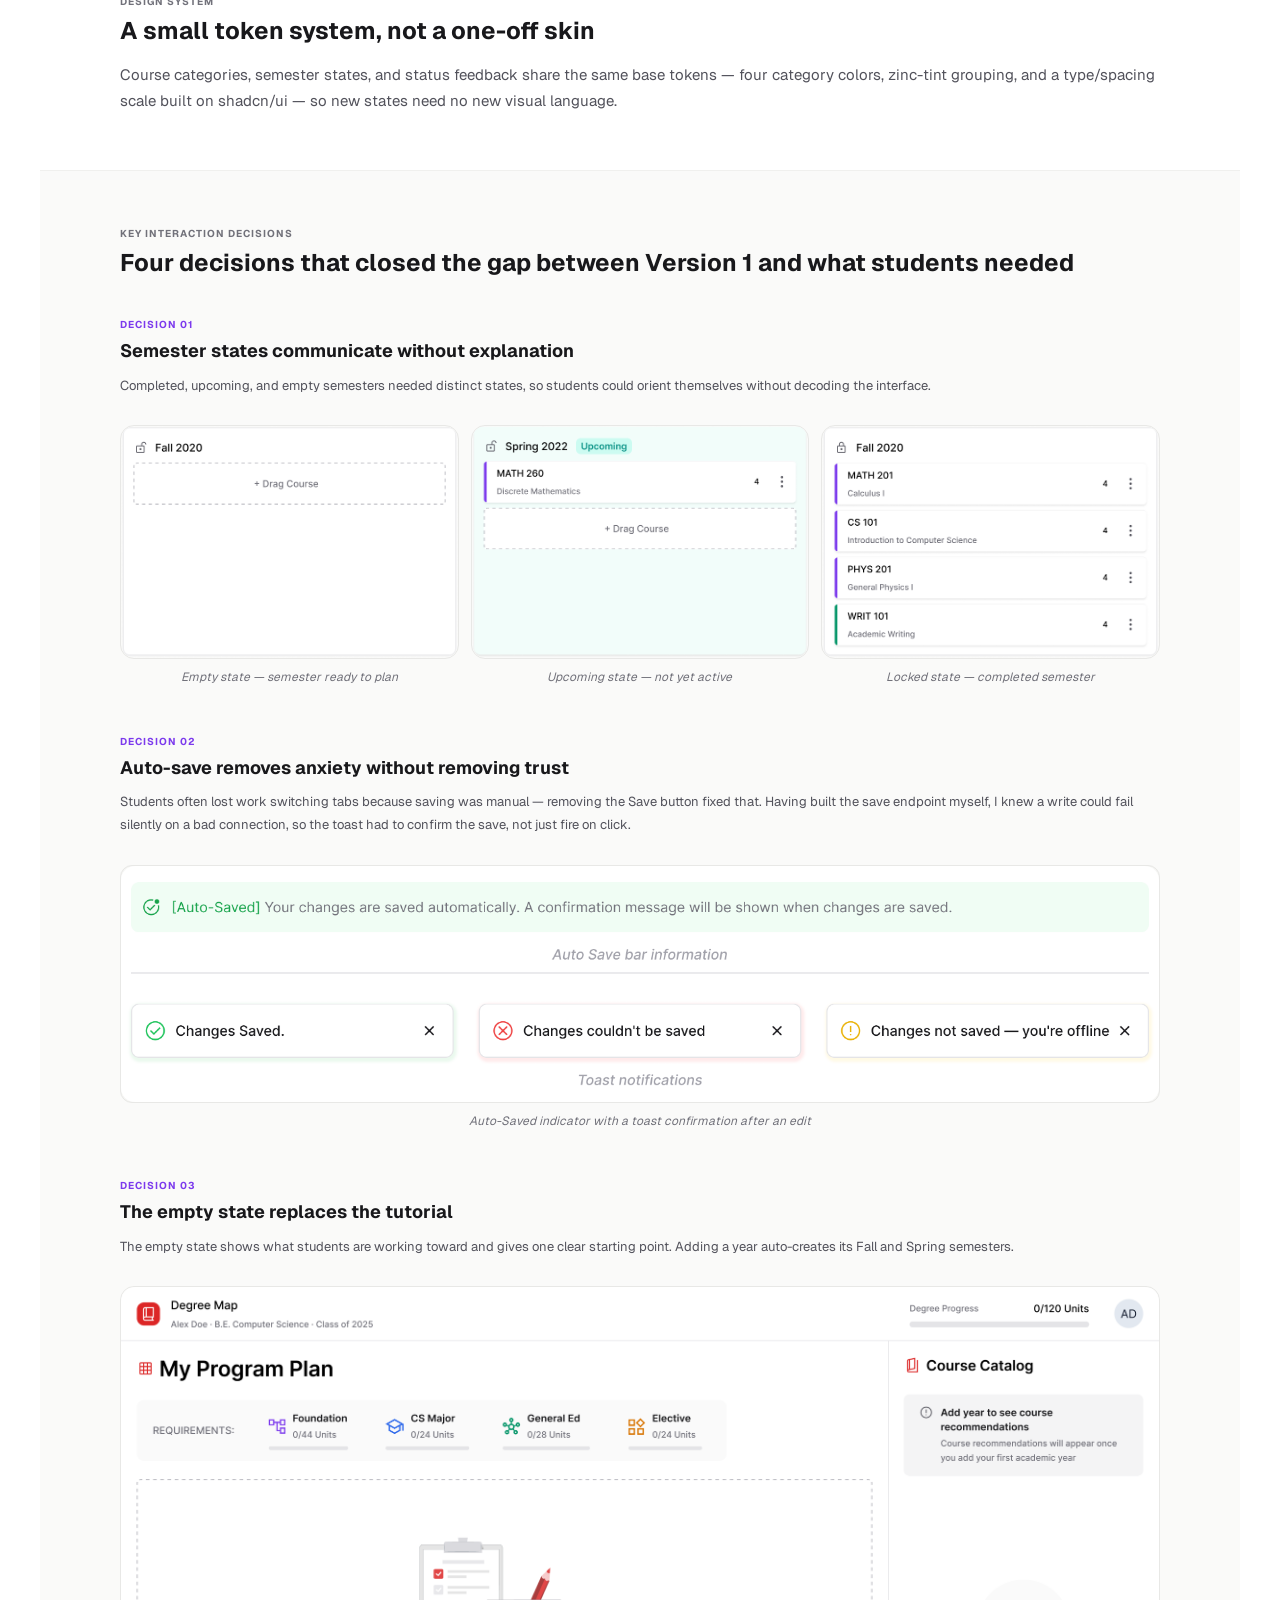
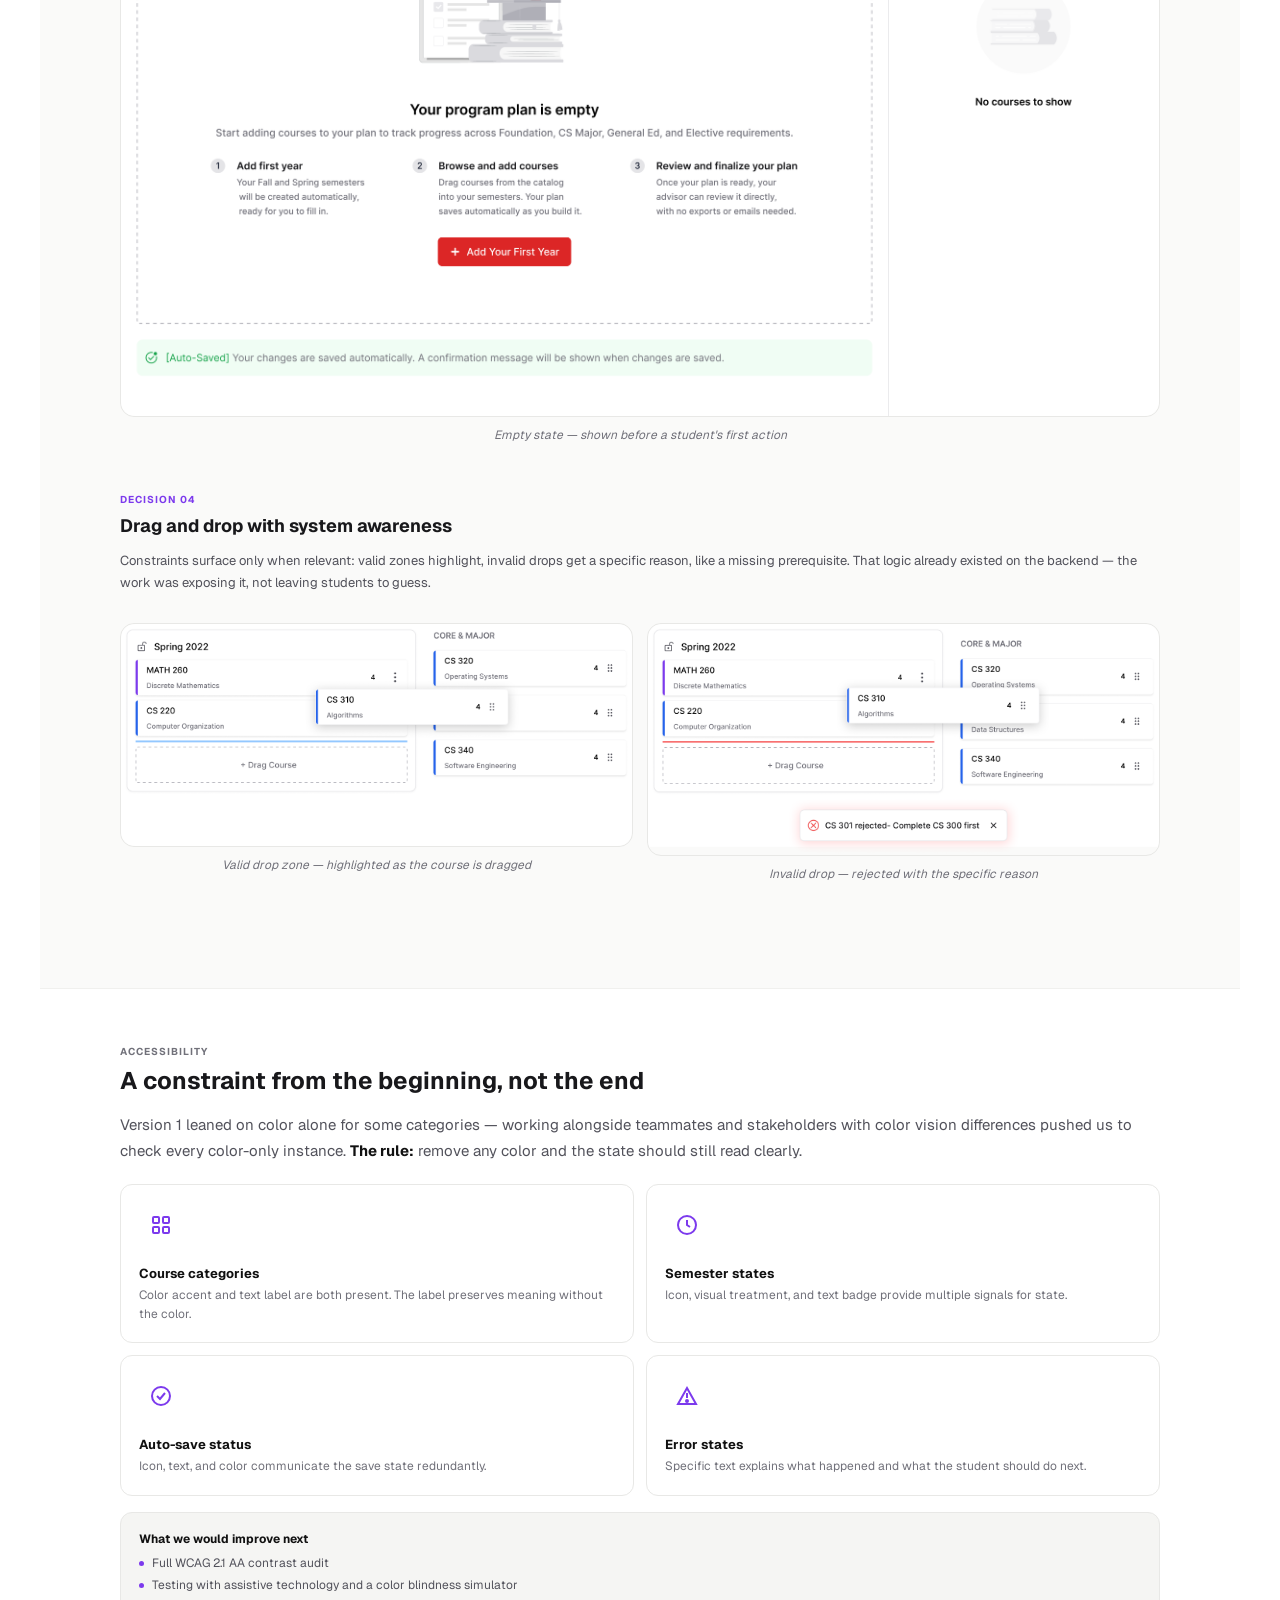
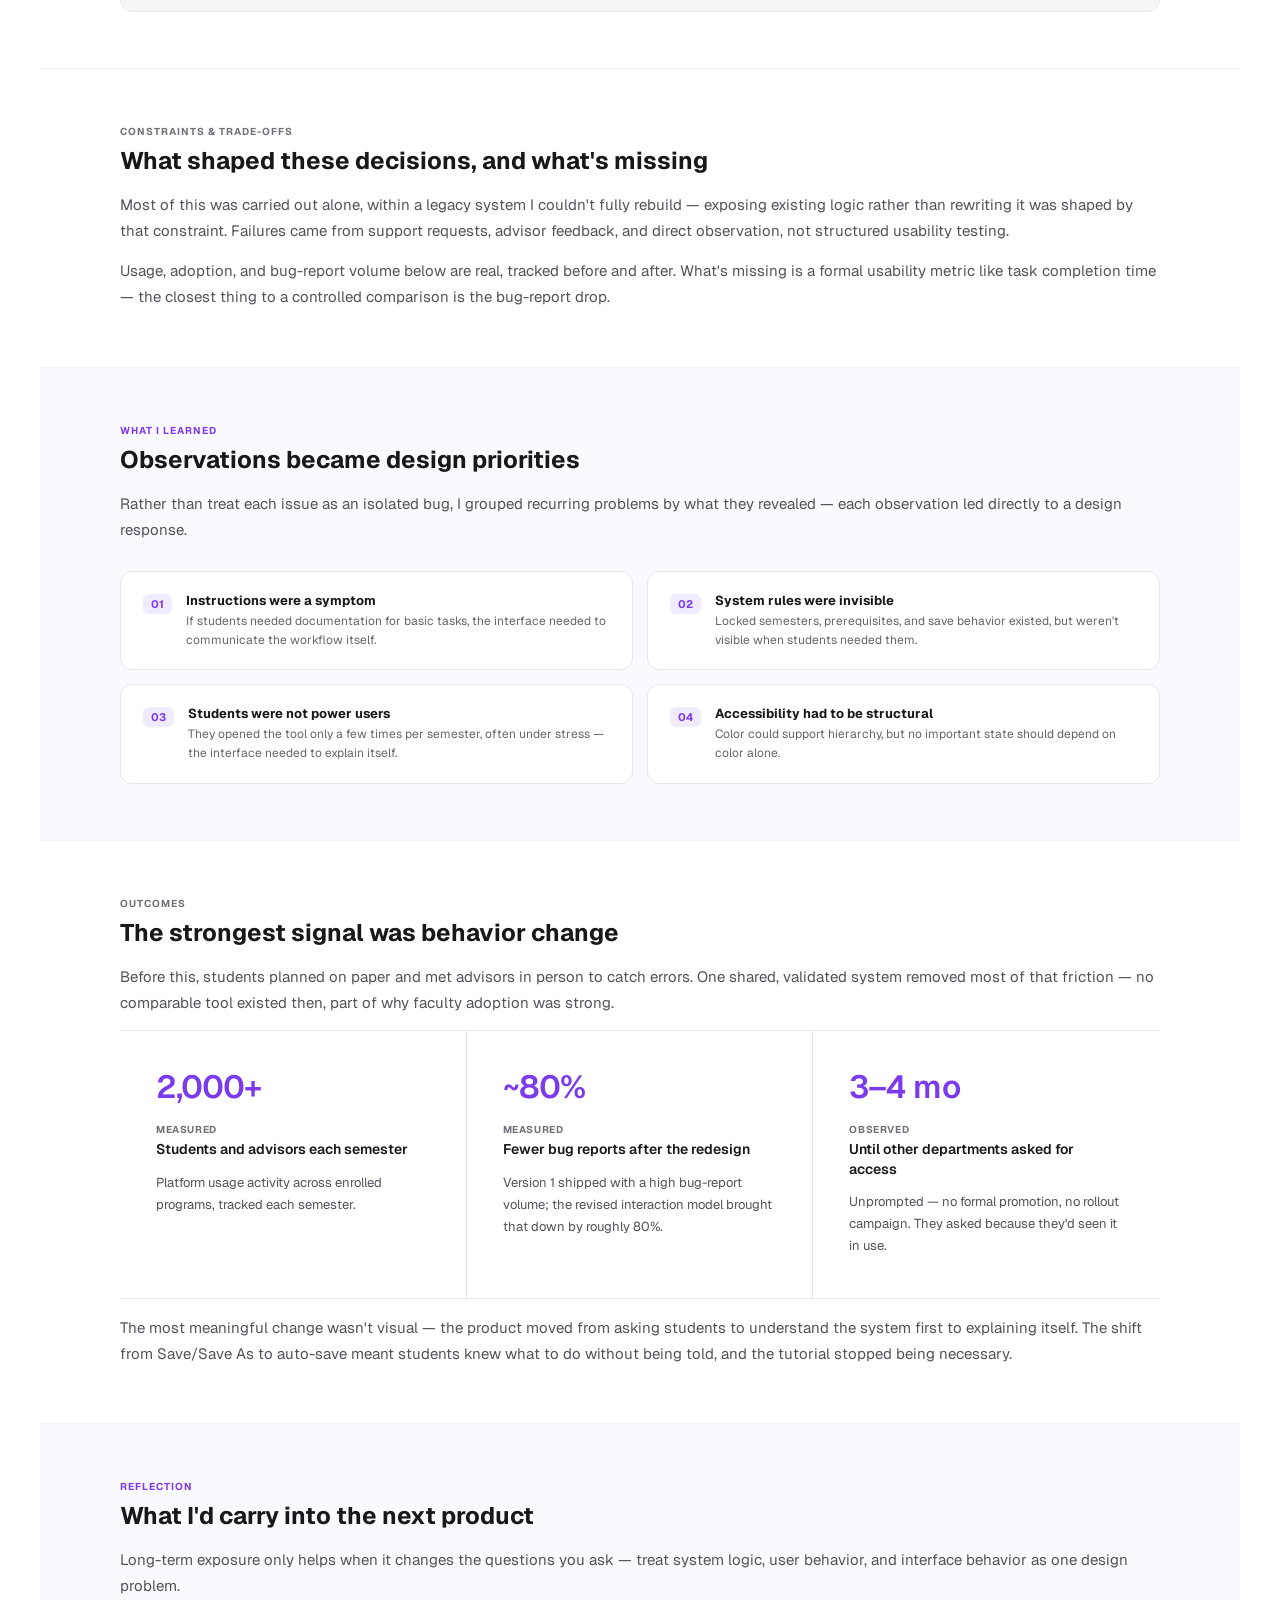
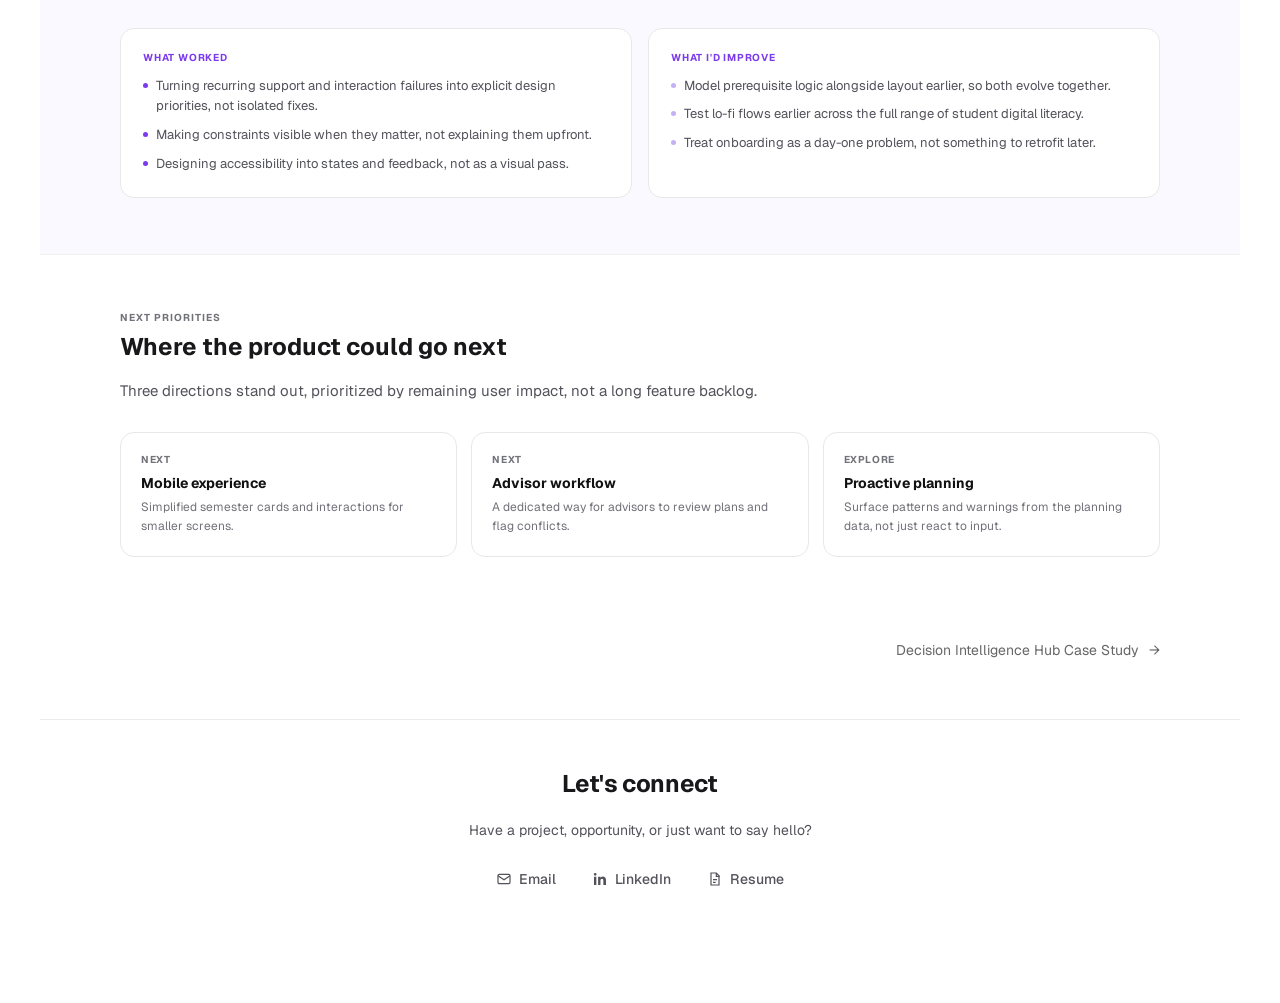
<file: degree-map.html>
<!DOCTYPE html>
<html lang="en">
<head>
<meta charset="UTF-8" />
<meta name="viewport" content="width=device-width, initial-scale=1.0" />
<title>Degree Map — Srushti Upadhyay</title>
<link rel="icon" type="image/png" sizes="32x32" href="favicon.png">
<link rel="preconnect" href="https://fonts.googleapis.com">
<link rel="preconnect" href="https://fonts.gstatic.com" crossorigin>
<link href="https://fonts.googleapis.com/css2?family=Geist:wght@400;500;600;700;800&display=swap" rel="stylesheet">
<link rel="stylesheet" href="portfolio-common.css">
<style>
  .wireframe-block {
    background: #fafaf9;
    border-radius: 14px;
    padding: 24px;
    border: 0.5px solid #e8e8e6;
    margin-top: 28px
  }

  .wireframe-label {
    font-size: 10px;
    font-weight: 700;
    letter-spacing: .1em;
    color: #71717a;
    text-transform: uppercase;
    margin-bottom: 14px
  }

  .wireframe-img {
    width: 100%;
    border-radius: 12px;
    overflow: hidden;
    border: .5px solid #ddd;
    margin-bottom: 20px
  }

  .wireframe-img img {
    width: 100%;
    height: auto;
    display: block
  }

  .annotation-grid {
    display: grid;
    grid-template-columns: 1fr 1fr;
    gap: 16px
  }

  .annotation-item {
    display: flex;
    gap: 9px;
    align-items: flex-start
  }

  .ann-dot {
    width: 7px;
    height: 7px;
    border-radius: 50%;
    background: #dc2626;
    flex-shrink: 0;
    margin-top: 6px
  }

  .ann-text {
    font-size: 12px;
    color: #52525b;
    line-height: 1.6
  }

  .ann-text strong {
    color: #111;
    font-weight: 600;
    display: block;
    margin-bottom: 2px
  }

  .version-compare {
    display: grid;
    grid-template-columns: 1fr 1fr;
    gap: 20px;
    margin-top: 28px
  }

  .version-card {
    border-radius: 14px;
    overflow: hidden;
    border: .5px solid #e8e8e6
  }

  .version-header {
    padding: 10px 18px;
    font-size: 11px;
    font-weight: 700;
    letter-spacing: .06em;
    text-transform: uppercase
  }

  .version-header.v1 {
    background: #fef2f2;
    color: #dc2626
  }

  .version-header.v2 {
    background: #f0ebff;
    color: #7c3aed
  }

  .version-img img {
    width: 100%;
    height: auto;
    display: block
  }

  .user-needs {
    display: grid;
    grid-template-columns: 1fr 1fr;
    gap: 12px;
    margin-top: 20px
  }

  .need-card {
    background: #fff;
    border-radius: 12px;
    padding: 16px;
    border: .5px solid #e8e8e6;
    display: flex;
    gap: 12px;
    align-items: flex-start
  }

  .need-num {
    font-size: 10px;
    font-weight: 700;
    color: #7c3aed;
    background: #f0ebff;
    padding: 3px 7px;
    border-radius: 6px;
    flex-shrink: 0
  }

  .need-title {
    font-size: 13px;
    font-weight: 700;
    color: #111;
    margin-bottom: 3px
  }

  .need-body {
    font-size: 12px;
    color: #71717a;
    line-height: 1.55
  }

  .acc-grid {
    display: grid;
    grid-template-columns: 1fr 1fr;
    gap: 12px;
    margin-top: 20px
  }

  .acc-card {
    background: #fff;
    border-radius: 12px;
    padding: 18px;
    border: .5px solid #e8e8e6
  }

  .acc-icon {
    width: 28px;
    height: 28px;
    border-radius: 7px;
    background: #111;
    margin-bottom: 10px
  }

  .acc-title {
    font-size: 13px;
    font-weight: 700;
    color: #111;
    margin-bottom: 4px
  }

  .acc-body {
    font-size: 12px;
    color: #71717a;
    line-height: 1.6
  }

  .acc-improve {
    background: #f5f5f3;
    border-radius: 12px;
    padding: 18px;
    margin-top: 16px;
    border: .5px solid #e8e8e6
  }

  .acc-improve-title {
    font-size: 12px;
    font-weight: 700;
    color: #111;
    margin-bottom: 8px
  }

  .acc-improve-list {
    display: flex;
    flex-direction: column;
    gap: 6px
  }

  .acc-improve-item {
    font-size: 12px;
    color: #52525b;
    display: flex;
    gap: 8px;
    align-items: flex-start
  }

  .acc-dot {
    width: 5px;
    height: 5px;
    border-radius: 50%;
    background: #7c3aed;
    flex-shrink: 0;
    margin-top: 6px
  }

  .img-box {
    width: 100%;
    border-radius: 14px;
    background: #f5f5f3;
    border: .5px solid #e8e8e6;
    display: flex;
    align-items: center;
    justify-content: center;
    overflow: hidden
  }

  .img-box img {
    max-width: 100%;
    height: auto;
    display: block
  }

  .ilab {
    font-size: 11px;
    color: #bbb;
    font-style: italic;
    text-align: center;
    padding: 18px;
    line-height: 1.6
  }

  .h400 {
    min-height: 400px
  }

  .h300 {
    min-height: 300px
  }

  .h260 {
    min-height: 260px
  }

  .h220 {
    min-height: 220px
  }

  .h180 {
    min-height: 180px
  }

  .h160 {
    min-height: 160px
  }

  .h140 {
    min-height: 140px
  }

  .two-col {
    display: grid;
    grid-template-columns: 1fr 1fr;
    gap: 14px
  }

  .three-col {
    display: grid;
    grid-template-columns: 1fr 1fr 1fr;
    gap: 12px
  }

  .img-caption {
    font-size: 12px;
    color: #71717a;
    text-align: center;
    margin-top: 10px;
    font-style: italic
  }

  .testimonial {
    background: #f5f0ff;
    border-radius: 14px;
    padding: 24px 28px;
    margin-top: 28px;
    border: .5px solid #e0d8f0
  }

  .test-quote {
    font-size: 15px;
    color: #3d1a78;
    line-height: 1.7;
    font-style: italic;
    margin-bottom: 12px
  }

  .test-attr {
    font-size: 11px;
    font-weight: 700;
    color: #7c3aed;
    letter-spacing: .04em
  }

  .blog-grid {
    display: grid;
    grid-template-columns: 1fr 1fr 1fr;
    gap: 14px;
    margin-top: 28px
  }

  .blog-card {
    background: #fff;
    border-radius: 14px;
    padding: 20px;
    border: .5px solid #e8e8e6
  }

  .blog-tag {
    font-size: 10px;
    font-weight: 700;
    color: #71717a;
    letter-spacing: .06em;
    margin-bottom: 8px;
    text-transform: uppercase
  }

  .blog-title {
    font-size: 14px;
    font-weight: 700;
    color: #111;
    margin-bottom: 6px
  }

  .blog-body {
    font-size: 12px;
    color: #71717a;
    line-height: 1.6
  }

  .mt16 {
    margin-top: 16px
  }

  .mt24 {
    margin-top: 24px
  }

  .mt28 {
    margin-top: 28px
  }

  .mt40 {
    margin-top: 40px
  }

  @media(max-width:800px) {
    .nav {
      padding: 18px 24px
    }

    .px,
    .sec {
      padding-left: 24px;
      padding-right: 24px
    }

    .hero {
      padding: 40px 24px
    }

    .hero-meta {
      width: 100%;
      flex-wrap: wrap
    }

    .hmi {
      flex: 1;
      min-width: 120px
    }

    .split,
    .feat-row,
    .version-compare {
      grid-template-columns: 1fr;
      gap: 28px
    }

    .annotation-grid,
    .user-needs,
    .acc-grid,
    .two-col {
      grid-template-columns: 1fr
    }

    .three-col,
    .blog-grid {
      grid-template-columns: 1fr
    }

    .hero-title {
      font-size: 34px
    }

    .impact-metrics {
      grid-template-columns: 1fr
    }

    .workflow-wrap {
      grid-template-columns: 1fr
    }

    .arch-flow {
      justify-content: flex-start
    }

    .next-project {
      padding: 24px 24px 48px;
      flex-wrap: wrap;
      gap: 16px;
    }

    .footer {
      padding: 28px 24px;
      gap: 20px;
      flex-direction: column;
      align-items: flex-start
    }
  }

  .next-project {
    justify-content: space-between;
    display: flex;
    align-items: center;
  padding: 28px 80px 60px;
  
}

.next-project a {
  display: flex;
  align-items: center;
  gap: 10px;
  color: #666;
  font-size: 14px;
  transition: color 180ms ease;
}

.next-project-name {
  color: #18181b;
  font-weight: 500;
}

.next-arrow,
.prev-arrow {
  transition: transform 180ms ease;
}

.next-project a:hover {
  color: #7c3aed;
}

.next-project a:hover .next-arrow {
  transform: translateX(4px);
}

.next-project a:hover .prev-arrow {
  transform: translateX(-4px);
}

.next-project a:focus-visible {
  outline: 2px solid #7c3aed;
  outline-offset: 5px;
  border-radius: 3px;
} 

/* ---------- connect ---------- */
.connect {
    padding: 48px 80px 112px;
    border-top: 1px solid var(--line-soft);
    text-align: center
  }

  .connect-title {
    font-size: 24px;
    font-weight: 700;
    letter-spacing: -0.015em;
    margin-bottom: 28px
  }

  .connect-links {
    display: flex;
    justify-content: center;
    gap: 36px
  }

  .connect-link {
    position: relative;
    font-size: 14px;
    font-weight: 500;
    color: var(--body);
    padding-bottom: 3px;
    transition: color 0.25s var(--ease)
  }

  .connect-link::after {
    content: "";
    position: absolute;
    left: 0;
    bottom: 0;
    width: 100%;
    height: 1px;
    background: var(--ink);
    transform: scaleX(0);
    transform-origin: right;
    transition: transform 0.3s var(--ease)
  }

  .connect-link:hover { color: var(--ink) }
  .connect-link:hover::after { transform: scaleX(1); transform-origin: left }
</style>
</head>
<script>
  document.addEventListener('DOMContentLoaded', function () {
  
    const emailButton = document.querySelector('.connect-email');
  
    if (!emailButton) return;
  
    emailButton.addEventListener('click', function () {
  
      const email = 'srushtiupadhyay@gmail.com';
  
      navigator.clipboard.writeText(email)
        .then(function () {
  
          emailButton.classList.add('copied');
  
          setTimeout(function () {
            emailButton.classList.remove('copied');
          }, 2000);
  
        })
        .catch(function () {
  
          // Fallback for browsers that block Clipboard API
          const input = document.createElement('input');
  
          input.value = email;
          input.style.position = 'fixed';
          input.style.opacity = '0';
  
          document.body.appendChild(input);
  
          input.focus();
          input.select();
  
          try {
            document.execCommand('copy');
            emailButton.classList.add('copied');
  
            setTimeout(function () {
              emailButton.classList.remove('copied');
            }, 2000);
  
          } catch (error) {
            console.error('Could not copy email:', error);
          }
  
          document.body.removeChild(input);
        });
  
    });
  
  });
  </script>
<body class="case-degree">

<div class="page">

  <div class="nav-wrap">
    <nav class="nav" aria-label="Primary navigation">
      <div class="nav-name"><a href="index.html">SRUSHTI UPADHYAY</a></div>
      <div class="nav-links">
        <div class="nav-dropdown">
          <a class="nav-link" aria-haspopup="true">
            Work
            <svg class="nav-chevron" viewBox="0 0 12 12" fill="none" aria-hidden="true">
              <path d="M3 4.5L6 7.5L9 4.5" stroke="currentColor" stroke-width="1.4" stroke-linecap="round" stroke-linejoin="round"/>
            </svg>
          </a>
          <div class="nav-dropdown-menu">
            <a class="nav-dropdown-item" href="degree-map.html">
              Degree Map
            <!-- <small>From engineering solution to student experience.</small> -->
            </a>
            <a class="nav-dropdown-item" href="decision-hub.html">
              Decision Intelligence Hub
             <!-- <small>Turning scattered portfolio data into a single call.</small>-->
            </a>
            <a class="nav-dropdown-item" href="patient-monitoring.html">
              Patient Monitoring System
            </a>
          </div>
        </div>
        <a class="nav-link" href="index.html#about">About</a>
        <a class="nav-link" href="index.html#connect">Contact</a>
      </div>
    </nav>
  </div>

  <div class="hero">
    <div class="hero-eyebrow">Interaction Design · EdTech · Web</div>
    <div class="hero-title">Degree Map: Redesigning a working system students needed a tutorial to use</div>
    <div class="hero-sub">A degree planning tool used by 2,000+ students each semester at Boston University — rebuilt
      so the interface explains its own rules instead of requiring documentation.</div>
    <div class="hero-meta">
      <div class="hmi">
        <div class="hml">Company</div>
        <div class="hmv">Boston University</div>
      </div>
      <div class="hmi">
        <div class="hml">Role</div>
        <div class="hmv">Interaction Designer & Developer</div>
      </div>
      <div class="hmi">
        <div class="hml">Duration</div>
        <div class="hmv">5 years</div>
      </div>
      <div class="hmi">
        <div class="hml">Platform</div>
        <div class="hmv">Responsive Web</div>
      </div>
      <div class="hmi"><div class="hml">Industry</div><div class="hmv">EdTech</div></div>
      <!--<div class="hmi">
        <div class="hml">Scale</div>
        <div class="hmv">2,000+ / semester</div>
      </div>-->
      <div class="hmi">
        <div class="hml">Team Size</div>
        <div class="hmv">1-6</div>
      </div>
    </div>
    <div class="hero-img"><img src="degreehero.png" alt="Degree Map final design — main populated screen" /></div>
  </div>

  <div class="sec">
    <div class="eyebrow">Overview</div>
    <div class="sec-title">The product worked. The interaction model didn't.</div>
    <div class="body">Degree Map began as an engineering build to track requirements and organize semesters. It
      worked, but assumed students already understood the system. Over five years as both developer and de facto
      owner, I stayed close enough to usage to tell interaction failures from implementation ones.</div>
    <div class="pullquote">
      <div class="pullquote-text">This wasn't about making the product look better — it was making the system
        understandable without requiring students to learn it first.</div>
    </div>
  </div>

  <div class="sec sec-bg">
    <div class="eyebrow">My Responsibilities</div>
    <div class="sec-title">Ownership across product behavior, interaction, and implementation</div>
    <div class="skills-grid">
      <div class="skill-card">
        <div class="skill-icon"><svg viewBox="0 0 24 24" fill="none" stroke="currentColor" stroke-width="2">
            <circle cx="12" cy="12" r="9"></circle>
            <path d="M12 7v5l3 2"></path>
          </svg></div>
        <div class="skill-title">Product & Interaction Direction</div>
        <div class="skill-body">Turning recurring interaction failures, surfaced through long-term exposure, into
          prioritized decisions.</div>
      </div>
      <div class="skill-card">
        <div class="skill-icon"><svg viewBox="0 0 24 24" fill="none" stroke="currentColor" stroke-width="2">
            <rect x="3" y="3" width="18" height="18" rx="2"></rect>
            <path d="M3 9h18M9 21V9"></path>
          </svg></div>
        <div class="skill-title">Information Architecture</div>
        <div class="skill-body">Restructuring semesters, requirements, and progress so students see their current state
          at a glance.</div>
      </div>
      <div class="skill-card">
        <div class="skill-icon"><svg viewBox="0 0 24 24" fill="none" stroke="currentColor" stroke-width="2">
            <path d="M5 12h14M12 5l7 7-7 7"></path>
          </svg></div>
        <div class="skill-title">Interaction System & Logic</div>
        <div class="skill-body">Making prerequisite rules, semester states, and drag-and-drop constraints visible
          through the interface.</div>
      </div>
      <div class="skill-card">
        <div class="skill-icon"><svg viewBox="0 0 24 24" fill="none" stroke="currentColor" stroke-width="2">
            <circle cx="12" cy="12" r="9"></circle>
            <path d="M8 12l2.5 2.5L16 9"></path>
          </svg></div>
        <div class="skill-title">Accessibility & Implementation</div>
        <div class="skill-body">Designing non-color-only states within the existing technical system.</div>
      </div>
    </div>
  </div>

  <div class="sec">
    <div class="eyebrow">The Existing Experience</div>
    <div class="sec-title">Students had to figure out too much for themselves</div>
    <div class="body">Version 1 was built for correctness, not communication — prerequisite rules, locking, and
      mapping existed, but the interface never explained them when students hit them. Instructions and a video
      tutorial followed — evidence the model asked students to learn the system before using it.</div>
    <div class="wireframe-block">
      <div class="wireframe-label">Version 1 — Interaction failures identified</div>
      <div class="wireframe-img"><img src="degreewireframe.png"
          alt="Version 1 wireframe with annotated interaction failures" /></div>
      <div class="annotation-grid">
        <div class="annotation-item">
          <div class="ann-dot"></div>
          <div class="ann-text"><strong>No clear starting point</strong>Instructions were needed just to get students
            started.</div>
        </div>
        <div class="annotation-item">
          <div class="ann-dot"></div>
          <div class="ann-text"><strong>No semester state language</strong>Completed and upcoming semesters looked too
            similar.</div>
        </div>
        <div class="annotation-item">
          <div class="ann-dot"></div>
          <div class="ann-text"><strong>Empty slots lacked guidance</strong>Blank “+ Add Course” areas didn't say what
            to do next.</div>
        </div>
        <div class="annotation-item">
          <div class="ann-dot"></div>
          <div class="ann-text"><strong>Planning and requirements were disconnected</strong>The two areas didn't
            visually reinforce each other.</div>
        </div>
        <div class="annotation-item">
          <div class="ann-dot"></div>
          <div class="ann-text"><strong>Manual saving created risk</strong>Students had to remember to save while
            switching contexts.</div>
        </div>
        <div class="annotation-item">
          <div class="ann-dot"></div>
          <div class="ann-text"><strong>Color carried too much meaning</strong>Some categories relied on color
            without text signals.</div>
        </div>
      </div>
    </div>
    <div class="mt28">
      <div style="font-size:14px;font-weight:700;color:#111;margin-bottom:16px">Same product. A different interaction
        model.</div>
      <div class="version-compare">
        <div class="version-card">
          <div class="version-header v1">Version 1 — What we shipped</div>
          <div class="version-img"><img src="degreewireframe.png" alt="Version 1 — original degree planner" /></div>
        </div>
        <div class="version-card">
          <div class="version-header v2">Current — What students needed</div>
          <div class="version-img"><img src="degreeherosecond.png" alt="Current — redesigned Degree Map" /></div>
        </div>
      </div>
    </div>
  </div>



  <div class="sec sec-bg">
    
      <div>
        <div class="eyebrow">The Users</div>
        <div class="sec-title">Students navigating a consequential decision with limited product familiarity</div>
        <div class="body">Students were not frequent users of the planning system. They needed to understand their progress, know what they could and could not do, trust that their work was saved, and share their plan with an advisor without extra steps.</div>
      </div>
      <!--<div class="user-needs">
        <div class="need-card">
          <div class="need-num">01</div>
          <div>
            <div class="need-title">Understand progress at a glance</div>
            <div class="need-body">See degree status across requirement categories without calculating it manually.
            </div>
          </div>
        </div>
        <div class="need-card">
          <div class="need-num">02</div>
          <div>
            <div class="need-title">Know changes are saved</div>
            <div class="need-body">Remove the cognitive load of remembering to preserve work.</div>
          </div>
        </div>
        <div class="need-card">
          <div class="need-num">03</div>
          <div>
            <div class="need-title">Understand constraints</div>
            <div class="need-body">See what can and cannot happen at the moment the rule matters.</div>
          </div>
        </div>
        <div class="need-card">
          <div class="need-num">04</div>
          <div>
            <div class="need-title">Share without extra steps</div>
            <div class="need-body">Keep the advisor view current without submission, export, or email.</div>
          </div>
        </div>
      </div>
    </div>-->
  </div>

  <div class="sec">
    <div class="eyebrow">Interaction System</div>
    <div class="sec-title">Make system rules visible instead of making students learn them</div>
    <div class="body">The redesign treats system constraints as part of the interaction model — a rule only helps when
      the interface explains what it means, when it matters, and what to do next.</div>
    <div class="arch-flow mt28">
      <div class="arch-node">
        <div class="arch-number">01</div>
        <div class="arch-node-label">System Rule</div>
        <div class="arch-node-sub">Prerequisite / state</div>
      </div>
      <div class="arch-arrow">→</div>
      <div class="arch-node">
        <div class="arch-number">02</div>
        <div class="arch-node-label">Visible State</div>
        <div class="arch-node-sub">Locked / available</div>
      </div>
      <div class="arch-arrow">→</div>
      <div class="arch-node">
        <div class="arch-number">03</div>
        <div class="arch-node-label">User Action</div>
        <div class="arch-node-sub">Drag / edit / add</div>
      </div>
      <div class="arch-arrow">→</div>
      <div class="arch-node">
        <div class="arch-number">04</div>
        <div class="arch-node-label">Feedback</div>
        <div class="arch-node-sub">Confirmation / error</div>
      </div>
      <div class="arch-arrow">→</div>
      <div class="arch-node arch-node-final">
        <div class="arch-number">05</div>
        <div class="arch-node-label">Next Step</div>
        <div class="arch-node-sub">User knows what to do</div>
      </div>
    </div>
    <div class="arch-feedback">
      <div class="arch-feedback-label">DESIGN PRINCIPLE</div>
      <div class="arch-feedback-text">A system should guide before it blocks, explain when it rejects, and confirm when
        it changes something important.</div>
    </div>
  </div>

  <div class="sec">
    <div class="eyebrow">Design System</div>
    <div class="sec-title">A small token system, not a one-off skin</div>
    <div class="body">Course categories, semester states, and status feedback share the same base tokens — four
      category colors, zinc-tint grouping, and a type/spacing scale built on shadcn/ui — so new states need no new
      visual language.</div>
  </div>

  <div class="sec sec-bg">
    <div class="eyebrow">Key Interaction Decisions</div>
    <div class="sec-title">Four decisions that closed the gap between Version 1 and what students needed</div>
    <div class="mt40">
      <div class="feat-col">
        <div>
          <div class="feat-eye">Decision 01</div>
          <div class="feat-title">Semester states communicate without explanation</div>
          <div class="feat-body">Completed, upcoming, and empty semesters needed distinct states, so students could
            orient themselves without decoding the interface.</div>
        </div>
        <div class="mt28">
          <div class="three-col">
            <div>
              <div class="real-img decision-image">
                <img src="degreesemempty.png" alt="Empty semester state"
                style="border-radius:14px" />
              </div>
              <div class="img-caption">Empty state — semester ready to plan</div>
            </div>
            <div>
              <div class="real-img decision-image">
                <img src="degreesemupc.png" alt="Upcoming semester state"
                style="border-radius:14px" />
              </div>
              <div class="img-caption">Upcoming state — not yet active</div>
            </div>
            <div>
              <div class="real-img decision-image">
                <img src="degreesemlock.png" alt="Locked semester state"
                style="border-radius:14px" />
              </div>
              <div class="img-caption">Locked state — completed semester</div>
            </div>
          </div>
         <!-- <div class="feat-img" style="width:100%; ">
            <img src="degreesem.png" alt="Collapsed year block"
            style="width:100%; height:auto; display:block; border-radius:14px;">
          </div>-->
          <!--<div class="feat-img h220">
            <div class="ilab">IMAGE 5 — Three semester states.<br>Locked · Upcoming · Empty.</div>
          </div>-->
        </div>
      </div>
      
      <div class="feat-col ">
        <div>
          <div class="feat-eye">Decision 02</div>
          <div class="feat-title">Auto-save removes anxiety without removing trust</div>
          <div class="feat-body">Students often lost work switching tabs because saving was manual — removing the
            Save button fixed that. Having built the save endpoint myself, I knew a write could fail silently on a bad
            connection, so the toast had to confirm the save, not just fire on click.</div>
        </div>
        <div class="mt28">
          <div class="feat-img" style="width:100%; ">
            <img src="degreetoast.png" alt="Collapsed year block"
            style="width:100%; height:auto; display:block; border-radius:14px;">
          </div>
          <div class="img-caption">Auto-Saved indicator with a toast confirmation after an edit</div>
         <!-- <div class="two-col">
            <div class="feat-img h180">
              <div class="ilab">IMAGE 6a — Auto-Saved bar</div>
            </div>
            <div class="feat-img h180">
              <div class="ilab">IMAGE 6b — Toast notification</div>
            </div>
          </div>-->
        </div>
      </div>
      <div class="feat-col">
        <div>
          <div class="feat-eye">Decision 03</div>
          <div class="feat-title">The empty state replaces the tutorial</div>
          <div class="feat-body">The empty state shows what students are working toward and gives one clear starting
            point. Adding a year auto-creates its Fall and Spring semesters.</div>
        </div>
        <div class="mt28">
          <div class="real-img decision-image">
            <img src="degreeempty.png" alt="Degree Map empty state — first-run screen before a student adds a year"
              style="border-radius:14px" />
          </div>
          <div class="img-caption">Empty state — shown before a student's first action</div>
        </div><!--<div class="feat-img h220"><div class="ilab">IMAGE 7 — Empty state full screen.</div></div>-->
      </div>
      <div class="feat-col ">
        <div>
          <div class="feat-eye">Decision 04</div>
          <div class="feat-title">Drag and drop with system awareness</div>
          <div class="feat-body">Constraints surface only when relevant: valid zones highlight, invalid drops get a
            specific reason, like a missing prerequisite. That logic already existed on the backend — the work was
            exposing it, not leaving students to guess.</div>
        </div>
        <div class="mt28">
          <div class="two-col">
            <div>
              <div class="real-img decision-image">
                <img src="degreevaliddrop.png" alt="Valid drop zone"
                style="border-radius:14px" />
              </div>
              <div class="img-caption">Valid drop zone — highlighted as the course is dragged</div>
            </div>
            <div>
              <div class="real-img decision-image">
                <img src="degreeinvaliddrop.png" alt="Invalid — rejected zone"
                style="border-radius:14px" />
              </div>
              <div class="img-caption">Invalid drop — rejected with the specific reason</div>
            </div>
          </div>
        </div>
      </div>
      <!-- <div class="feat-col">
        <div>
          <div class="feat-eye">Decision 05</div>
          <div class="feat-title">Keep the current year visible without losing past context</div>
          <div class="feat-body">A four-year plan should not require equal attention to four years at once. Completed
            years can collapse, the current year remains visible, and future years appear when needed. The interface
            prioritizes the student's present task while keeping historical context available.</div>
        </div>
        <div>
          <div class="real-img decision-image">
            <img src="degreecollapse.png" alt="Collapsed year block"
            style="width:100%; height:auto; display:block; border-radius:14px;">
          </div>
         <div class="feat-img h360">
            <img src="degreehero.png" alt="Collapsed year block" />
           <div class="ilab">IMAGE 9a — Collapsed year block</div>
          </div>-->
          <!--<div class="two-col">
            <div class="feat-img h180">
              <div class="ilab">IMAGE 9a — Collapsed year block</div>
            </div>
            <div class="feat-img h180">
              <div class="ilab">IMAGE 9b — Expanded year block</div>
            </div>
          </div>
        </div>
      </div> -->
    </div>
  </div>

  <div class="sec">
    
      <div>
        <div class="eyebrow">Accessibility</div>
        <div class="sec-title">A constraint from the beginning, not the end</div>
        <div class="body">Version 1 leaned on color alone for some categories — working alongside teammates and
          stakeholders with color vision differences pushed us to check every color-only instance.
          <strong style="color:#111">The rule:</strong> remove any color and the state should still read clearly.</div>
        <div class="acc-grid">
          <div class="acc-card">
            <div class="skill-icon"><svg viewBox="0 0 24 24" fill="none" stroke="currentColor" stroke-width="2">
              <rect x="4" y="4" width="6" height="6" rx="1"></rect>
              <rect x="14" y="4" width="6" height="6" rx="1"></rect>
              <rect x="4" y="14" width="6" height="6" rx="1"></rect>
              <rect x="14" y="14" width="6" height="6" rx="1"></rect>
            </svg></div>
            <div class="acc-title">Course categories</div>
            <div class="acc-body">Color accent and text label are both present. The label preserves meaning without the
              color.</div>
          </div>
          <div class="acc-card">
            <div class="skill-icon"><svg viewBox="0 0 24 24" fill="none" stroke="currentColor" stroke-width="2">
              <circle cx="12" cy="12" r="9"></circle>
              <path d="M12 7v5l3 2"></path>
            </svg></div>
            <div class="acc-title">Semester states</div>
            <div class="acc-body">Icon, visual treatment, and text badge provide multiple signals for state.</div>
          </div>
          <div class="acc-card">
            <div class="skill-icon"><svg viewBox="0 0 24 24" fill="none" stroke="currentColor" stroke-width="2">
              <circle cx="12" cy="12" r="9"></circle>
              <path d="m8 12 3 3 5-6"></path>
            </svg></div>
            <div class="acc-title">Auto-save status</div>
            <div class="acc-body">Icon, text, and color communicate the save state redundantly.</div>
          </div>
          <div class="acc-card">
            <div class="skill-icon"><svg viewBox="0 0 24 24" fill="none" stroke="currentColor" stroke-width="2">
              <path d="M12 4 21 20H3L12 4Z"></path>
              <path d="M12 9v5"></path>
              <circle cx="12" cy="17" r="1"></circle>
            </svg></div>
            <div class="acc-title">Error states</div>
            <div class="acc-body">Specific text explains what happened and what the student should do next.</div>
          </div>
        </div>
        <div class="acc-improve">
          <div class="acc-improve-title">What we would improve next</div>
          <div class="acc-improve-list">
            <div class="acc-improve-item">
              <div class="acc-dot"></div>Full WCAG 2.1 AA contrast audit
            </div>
            <div class="acc-improve-item">
              <div class="acc-dot"></div>Testing with assistive technology and a color blindness simulator
            </div>
          </div>
        </div>
      </div>
    
   
  </div>

  <div class="sec">
    <div class="eyebrow">Constraints &amp; Trade-offs</div>
    <div class="sec-title">What shaped these decisions, and what's missing</div>
    <div class="body">Most of this was carried out alone, within a legacy system I couldn't fully rebuild — exposing
      existing logic rather than rewriting it was shaped by that constraint. Failures came from support requests,
      advisor feedback, and direct observation, not structured usability testing.</div>
    <div class="body">Usage, adoption, and bug-report volume below are real, tracked before and after. What's missing
      is a formal usability metric like task completion time — the closest thing to a controlled comparison is the
      bug-report drop.</div>
  </div>

  <div class="sec sec-purple">
    <div class="eyebrow eyebrow-purple">What I Learned</div>
    <div class="sec-title">Observations became design priorities</div>
    <div class="body">Rather than treat each issue as an isolated bug, I grouped recurring problems by what they
      revealed — each observation led directly to a design response.</div>
    <div class="goal-grid">
      <div class="goal-card"><span class="goal-num">01</span>
        <div>
          <div class="goal-title">Instructions were a symptom</div>
          <div class="goal-body">If students needed documentation for basic tasks, the interface needed to communicate
            the workflow itself.</div>
        </div>
      </div>
      <div class="goal-card"><span class="goal-num">02</span>
        <div>
          <div class="goal-title">System rules were invisible</div>
          <div class="goal-body">Locked semesters, prerequisites, and save behavior existed, but weren't visible when
            students needed them.</div>
        </div>
      </div>
      <div class="goal-card"><span class="goal-num">03</span>
        <div>
          <div class="goal-title">Students were not power users</div>
          <div class="goal-body">They opened the tool only a few times per semester, often under stress — the
            interface needed to explain itself.</div>
        </div>
      </div>
      <div class="goal-card"><span class="goal-num">04</span>
        <div>
          <div class="goal-title">Accessibility had to be structural</div>
          <div class="goal-body">Color could support hierarchy, but no important state should depend on color alone.
          </div>
        </div>
      </div>
    </div>
  </div>
  <!--<div class="sec sec-bg">
  <div class="eyebrow">Final Design</div>
  <div class="sec-title">The interaction system working as one product</div>
  <div class="mt28"><div class="real-img"><img src="degreehero.png" alt="Degree Map — final populated screen" /></div><div class="img-caption">Main populated screen — Year 1 and Year 2 with locked, upcoming, and active semester states.</div></div>
  <div class="mt24"><div class="real-img"><img src="degreeempty.png" alt="Degree Map — Empty State" /></div><div class="img-caption">The empty state communicates the workflow before a student takes their first action.</div></div>
  <div class="two-col mt24">
    <div>
      <div class="img-box h220">
        <div class="ilab">IMAGE 13 — Requirements close-up</div>
      </div>
  
      <div class="img-box h260 mt24">
        <div class="ilab">IMAGE 15 — Interaction states collection. Toast · locked · upcoming · drag zone · error · auto-saved.</div>
      </div>
    </div>
  
    <div class="img-box h504">
      <div class="ilab">IMAGE 14 — Sidebar close-up</div>
    </div>
  </div></div>
-->

  <div class="sec">
    <div class="eyebrow">Outcomes</div>
    <div class="sec-title">The strongest signal was behavior change</div>
    <div class="body">Before this, students planned on paper and met advisors in person to catch errors. One shared,
      validated system removed most of that friction — no comparable tool existed then, part of why faculty adoption
      was strong.</div>
    <div class="impact-metrics">
      <div class="impact-metric">
        <div class="impact-number">2,000+</div>
        <div class="blog-tag" style="margin-bottom:4px">Measured</div>
        <div class="impact-metric-title">Students and advisors each semester</div>
        <div class="impact-metric-body">Platform usage activity across enrolled programs, tracked each semester.</div>
      </div>
      <div class="impact-metric">
        <div class="impact-number">~80%</div>
        <div class="blog-tag" style="margin-bottom:4px">Measured</div>
        <div class="impact-metric-title">Fewer bug reports after the redesign</div>
        <div class="impact-metric-body">Version 1 shipped with a high bug-report volume; the revised interaction
          model brought that down by roughly 80%.</div>
      </div>
      <div class="impact-metric">
        <div class="impact-number">3–4 mo</div>
        <div class="blog-tag" style="margin-bottom:4px">Observed</div>
        <div class="impact-metric-title">Until other departments asked for access</div>
        <div class="impact-metric-body">Unprompted — no formal promotion, no rollout campaign. They asked because they'd seen it in use.</div>
      </div>
    </div>
  <!--  <div class="impact-cards">
      <div class="impact-card">
        <div class="impact-icon"></div>
        <div class="impact-title">Lost-work failure eliminated</div>
        <div class="impact-body">Auto-save with explicit confirmation removed the recurring failure mode of students
          losing work after switching browser tabs or leaving without saving.</div>
      </div>
      <div class="impact-card">
        <div class="impact-icon"></div>
        <div class="impact-title">Students could orient through the interface</div>
        <div class="impact-body">The redesigned states and empty experience replaced the need to learn the product
          through documentation before taking the first action.</div>
      </div>
      <div class="impact-card">
        <div class="impact-icon"></div>
        <div class="impact-title">Advisors gained live access</div>
        <div class="impact-body">Every student change became immediately visible to advisors — no submission, export, or
          email required.</div>
      </div>
    </div>-->
    <div class="body mt16">The most meaningful change wasn't visual — the product moved from asking students to
      understand the system first to explaining itself. The shift from Save/Save As to auto-save meant students knew
      what to do without being told, and the tutorial stopped being necessary.</div>
  </div>

  <div class="sec sec-purple">
    <div class="eyebrow eyebrow-purple">Reflection</div>
    <div class="sec-title">What I'd carry into the next product</div>
    <div class="body">Long-term exposure only helps when it changes the questions you ask — treat system logic, user
      behavior, and interface behavior as one design problem.</div>
    <div class="reflection-grid mt28">
      <div class="reflection-card">
        <div class="reflection-label">What Worked</div>
        <div class="reflection-items">
          <div class="reflection-item">
            <div class="r-dot"></div>Turning recurring support and interaction failures into explicit design
            priorities, not isolated fixes.
          </div>
          <div class="reflection-item">
            <div class="r-dot"></div>Making constraints visible when they matter, not explaining them upfront.
          </div>
          <div class="reflection-item">
            <div class="r-dot"></div>Designing accessibility into states and feedback, not as a visual pass.
          </div>
        </div>
      </div>
      <div class="reflection-card">
        <div class="reflection-label">What I'd Improve</div>
        <div class="reflection-items">
          <div class="reflection-item">
            <div class="r-dot improve"></div>Model prerequisite logic alongside layout earlier, so both evolve together.
          </div>
          <div class="reflection-item">
            <div class="r-dot improve"></div>Test lo-fi flows earlier across the full range of student digital literacy.
          </div>
          <div class="reflection-item">
            <div class="r-dot improve"></div>Treat onboarding as a day-one problem, not something to retrofit later.
          </div>
        </div>
      </div>
    </div>
  </div>

  <div class="sec">
    <div class="eyebrow">Next Priorities</div>
    <div class="sec-title">Where the product could go next</div>
    <div class="body">Three directions stand out, prioritized by remaining user impact, not a long feature backlog.
    </div>
    <div class="blog-grid">
      <div class="blog-card">
        <div class="blog-tag">Next</div>
        <div class="blog-title">Mobile experience</div>
        <div class="blog-body">Simplified semester cards and interactions for smaller screens.</div>
      </div>
      <div class="blog-card">
        <div class="blog-tag">Next</div>
        <div class="blog-title">Advisor workflow</div>
        <div class="blog-body">A dedicated way for advisors to review plans and flag conflicts.
        </div>
      </div>
      <div class="blog-card">
        <div class="blog-tag">Explore</div>
        <div class="blog-title">Proactive planning</div>
        <div class="blog-body">Surface patterns and warnings from the planning data, not just react to input.</div>
      </div>
    </div>
  </div>

  <div class="next-project" style="justify-content: flex-end;">
    <a href="decision-hub.html">
      <span>Decision Intelligence Hub Case Study</span>
      <span class="next-arrow">→</span>
    </a>
  </div>

  <section class="connect" id="connect">
    <div class="connect-title">Let's connect</div>
  
    <div class="connect-copy">
      Have a project, opportunity, or just want to say hello?
    </div>
  
    <div class="connect-links">
  
      <button class="connect-link connect-email" type="button">
        <svg viewBox="0 0 24 24" fill="none" stroke="currentColor" stroke-width="1.8" aria-hidden="true">
          <rect x="3" y="5" width="18" height="14" rx="2"></rect>
          <path d="m3 7 9 6 9-6"></path>
        </svg>
        <span>Email</span>
        <span class="copy-tooltip" aria-live="polite"> srushtiupadhyay@gmail.com · Copied ✓</span>
      </button>
  
      <a class="connect-link"
         href="https://www.linkedin.com/in/srushti-upadhyay-86a2a3a2/"
         target="_blank"
         rel="noopener noreferrer">
        <svg viewBox="0 0 24 24" fill="currentColor">
          <path d="M6.5 8.5H3V21h3.5V8.5ZM4.75 3A2.05 2.05 0 1 0 4.75 7.1 2.05 2.05 0 0 0 4.75 3ZM21 13.8c0-3.76-2-5.5-4.67-5.5-2.15 0-3.11 1.18-3.65 2.01V8.5H9.18V21h3.5v-6.19c0-1.63.31-3.21 2.33-3.21 1.99 0 2.01 1.87 2.01 3.31V21H21v-7.2Z"/>
        </svg>
        <span>LinkedIn</span>
      </a>
  
      <a class="connect-link" href="cvdesign.pdf" target="_blank">
        <svg viewBox="0 0 24 24" fill="none" stroke="currentColor" stroke-width="1.8">
          <path d="M6 3h8l4 4v14H6z"></path>
          <path d="M14 3v5h5"></path>
          <path d="M9 13h6M9 17h4"></path>
        </svg>
        <span>Resume</span>
      </a>
  
    </div>
  </section>

  <!-- <div class="footer">
    <div class="footer-left">Degree Map — Interaction Design Case Study · Srushti Upadhyay · 2024</div>
    <div class="footer-right">
      <div class="footer-link">LinkedIn</div>
      <div class="footer-link">← Back to work</div>
    </div>
  </div> -->

</div>

</body>
</html>
</file>
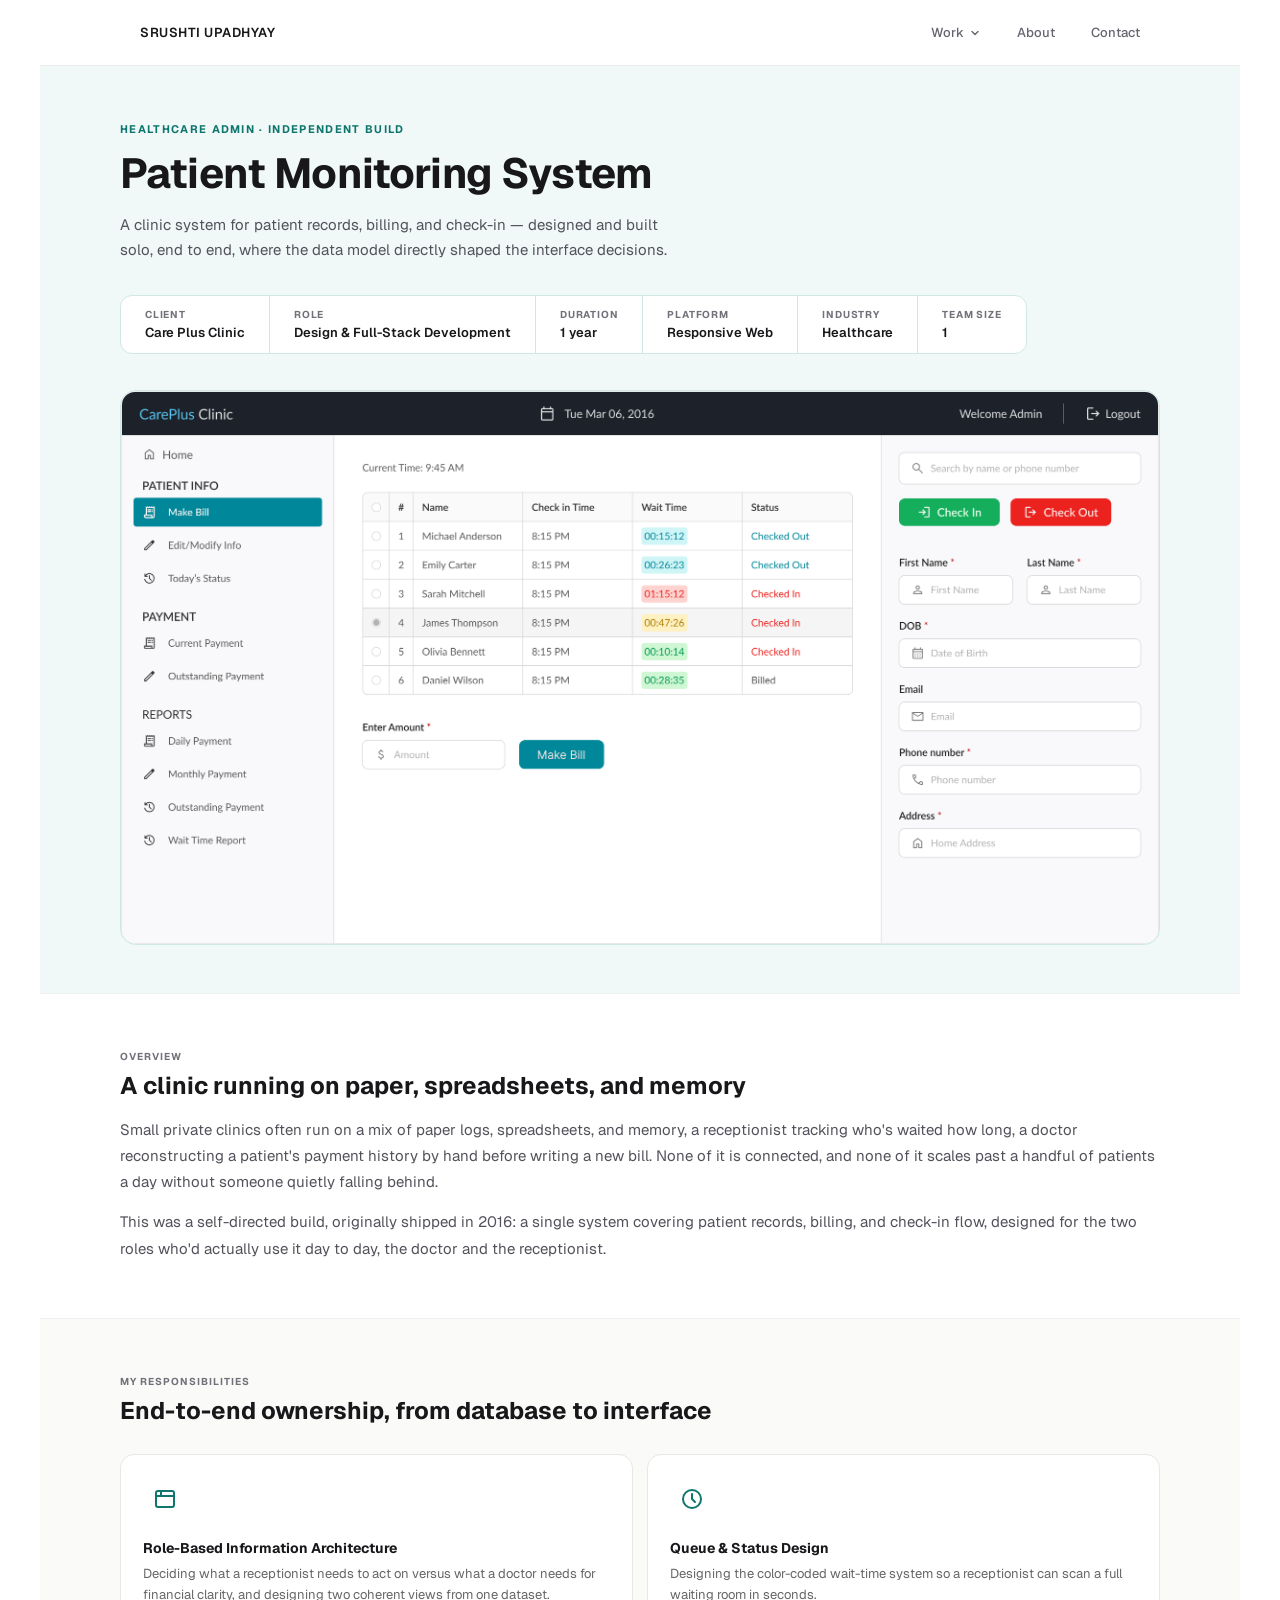
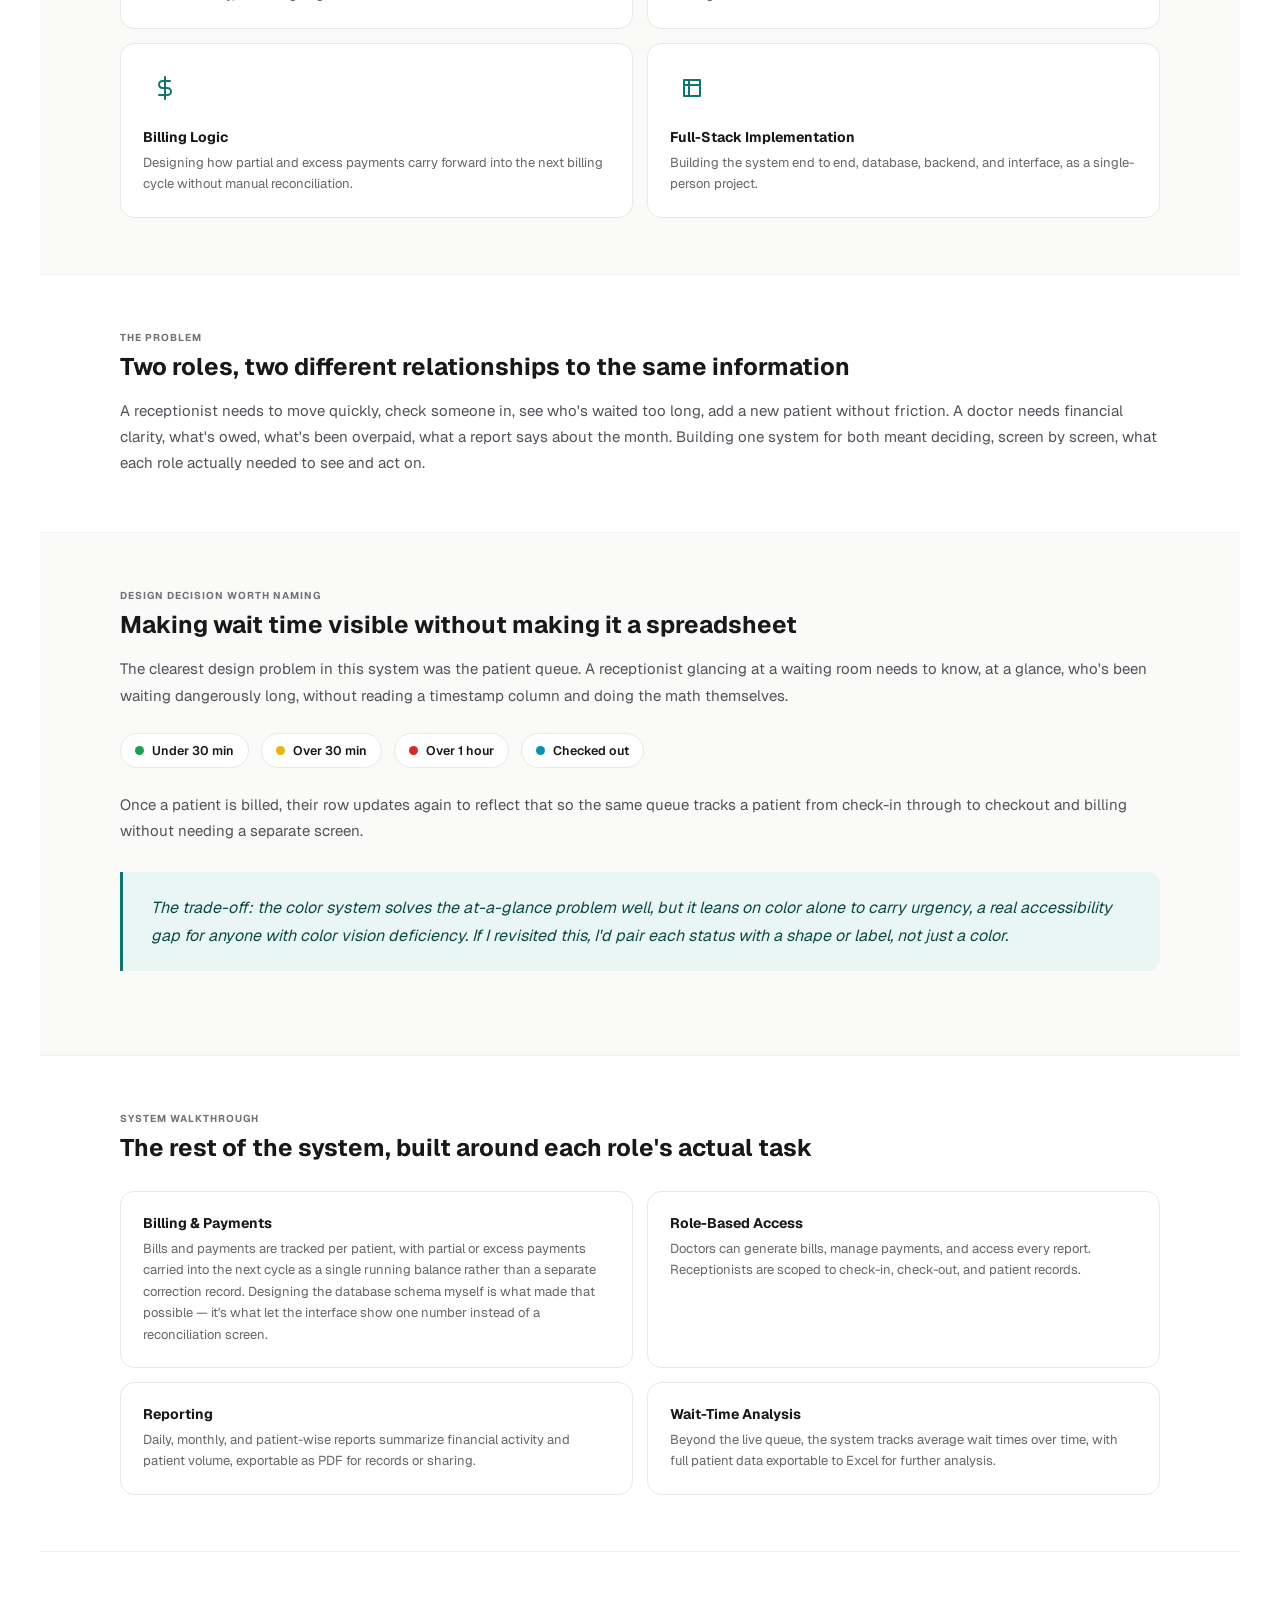
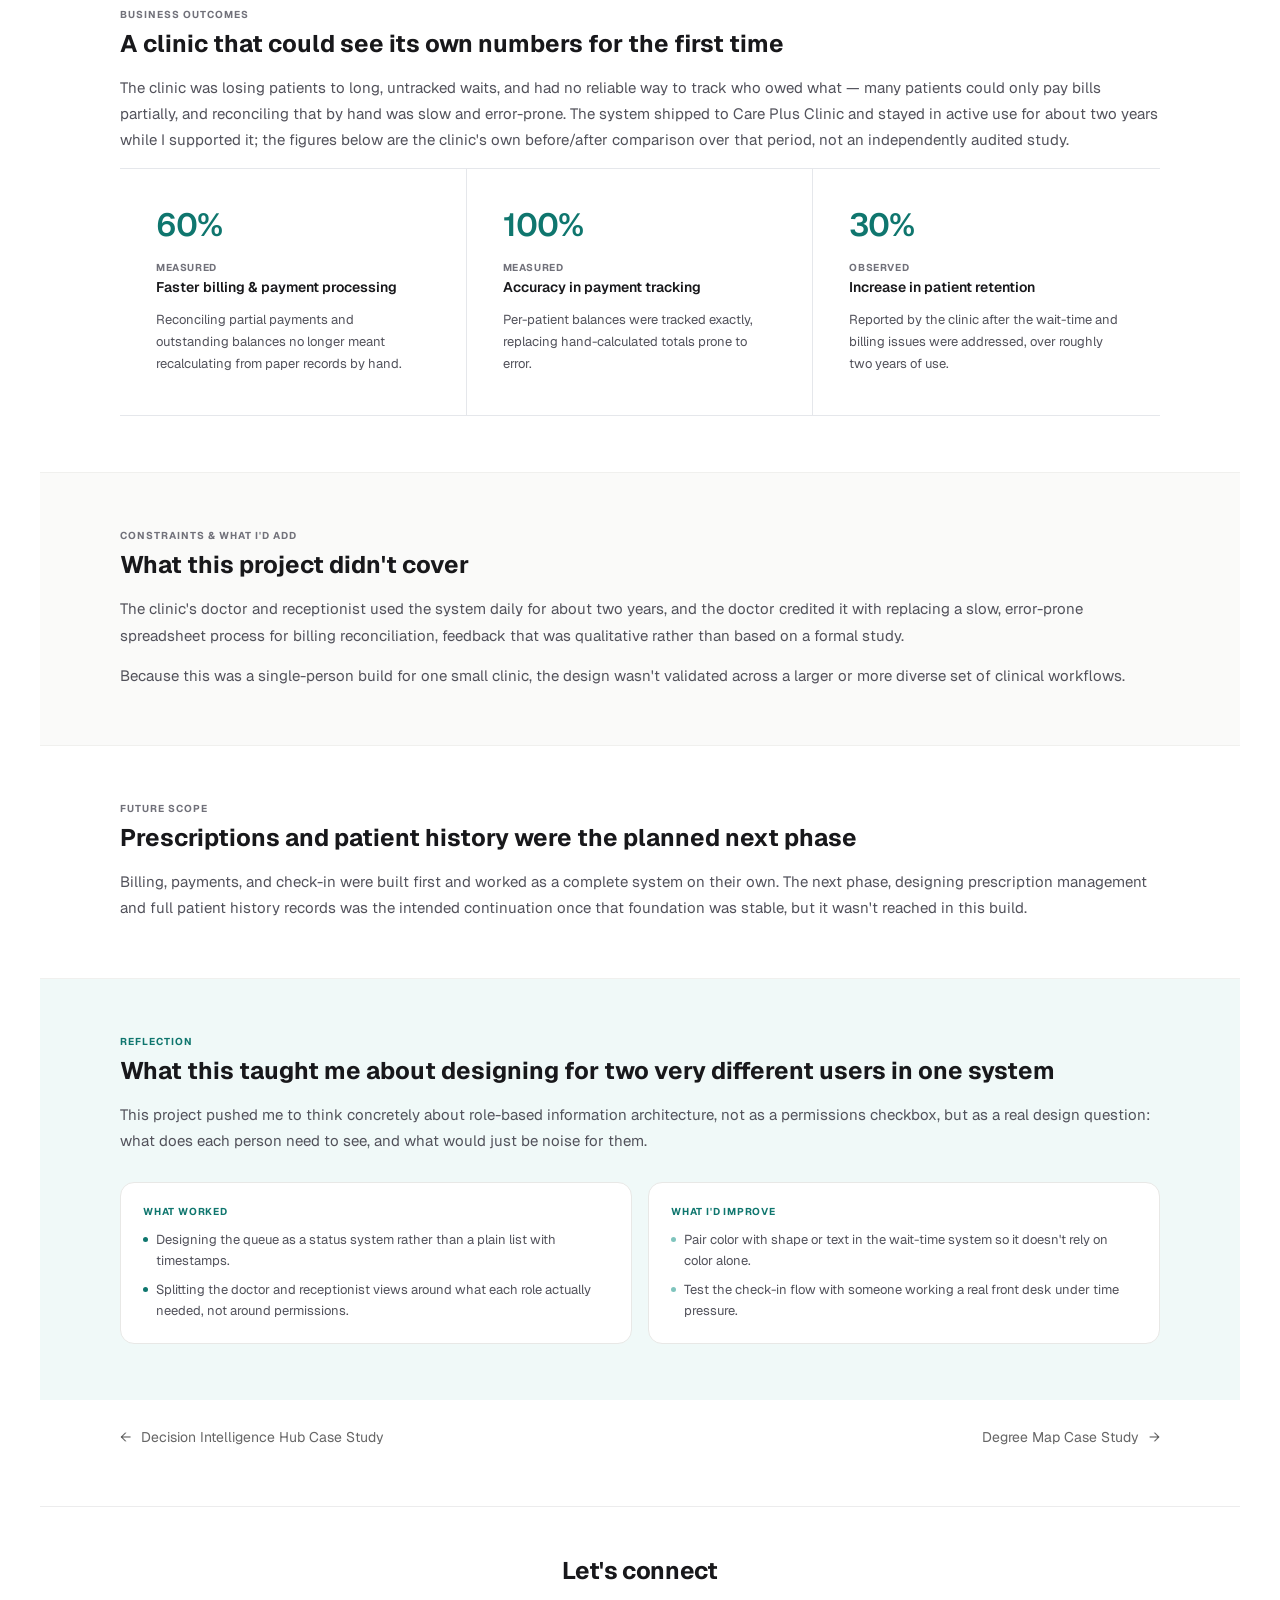
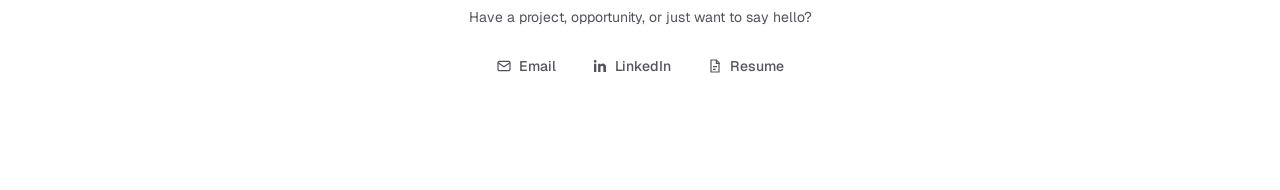
<file: patient-monitoring.html>
<!DOCTYPE html>
<html lang="en">
<head>
<meta charset="UTF-8" />
<meta name="viewport" content="width=device-width, initial-scale=1.0" />
<title>Patient Monitoring System — Srushti Upadhyay</title>
<link rel="icon" type="image/png" sizes="32x32" href="favicon.png">
<link rel="preconnect" href="https://fonts.googleapis.com">
<link rel="preconnect" href="https://fonts.gstatic.com" crossorigin>
<link href="https://fonts.googleapis.com/css2?family=Geist:wght@400;500;600;700;800&display=swap" rel="stylesheet">
<link rel="stylesheet" href="portfolio-common.css">
</head>
<script>
  document.addEventListener('DOMContentLoaded', function () {
    const emailButton = document.querySelector('.connect-email');
    if (!emailButton) return;
    emailButton.addEventListener('click', function () {
      const email = 'srushtiupadhyay@gmail.com';
      navigator.clipboard.writeText(email)
        .then(function () {
          emailButton.classList.add('copied');
          setTimeout(function () { emailButton.classList.remove('copied'); }, 2000);
        })
        .catch(function () {
          const input = document.createElement('input');
          input.value = email;
          input.style.position = 'fixed';
          input.style.opacity = '0';
          document.body.appendChild(input);
          input.focus();
          input.select();
          try {
            document.execCommand('copy');
            emailButton.classList.add('copied');
            setTimeout(function () { emailButton.classList.remove('copied'); }, 2000);
          } catch (error) {
            console.error('Could not copy email:', error);
          }
          document.body.removeChild(input);
        });
    });
  });
</script>
<body class="case-patient">

<div class="page">

<!-- NAV -->
<div class="nav-wrap">
  <nav class="nav" aria-label="Primary navigation">
    <div class="nav-name"><a href="index.html">SRUSHTI UPADHYAY</a></div>
    <div class="nav-links">
      <div class="nav-dropdown">
        <a class="nav-link" aria-haspopup="true">
          Work
          <svg class="nav-chevron" viewBox="0 0 12 12" fill="none" aria-hidden="true">
            <path d="M3 4.5L6 7.5L9 4.5" stroke="currentColor" stroke-width="1.4" stroke-linecap="round" stroke-linejoin="round"/>
          </svg>
        </a>
        <div class="nav-dropdown-menu">
          <a class="nav-dropdown-item" href="degree-map.html">Degree Map</a>
          <a class="nav-dropdown-item" href="decision-hub.html">Decision Intelligence Hub</a>
          <a class="nav-dropdown-item" href="patient-monitoring.html">Patient Monitoring System</a>
        </div>
      </div>
      <a class="nav-link" href="index.html#about">About</a>
      <a class="nav-link" href="index.html#connect">Contact</a>
    </div>
  </nav>
</div>

<!-- HERO -->
<div class="hero">
  <div class="hero-eyebrow">Healthcare Admin · Independent Build</div>
  <div class="hero-title">Patient Monitoring System</div>
  <div class="hero-sub">A clinic system for patient records, billing, and check-in — designed and built solo, end to end,
    where the data model directly shaped the interface decisions.</div>
  <div class="hero-meta">
    <div class="hmi"><div class="hml">Client</div><div class="hmv">Care Plus Clinic</div></div>
    <div class="hmi"><div class="hml">Role</div><div class="hmv">Design &amp; Full-Stack Development</div></div>
    <div class="hmi"><div class="hml">Duration</div><div class="hmv">1 year</div></div>
    <div class="hmi"><div class="hml">Platform</div><div class="hmv">Responsive Web</div></div>
    <div class="hmi"><div class="hml">Industry</div><div class="hmv">Healthcare</div></div>
    <div class="hmi"><div class="hml">Team Size</div><div class="hmv">1</div></div>
  </div>
  <div class="hero-img">
    <div class="real-img">
      <img src="patienthero.png" alt="Patient Monitoring System — check-in queue, wait-time status, and billing screen" />
    </div>
  </div>
</div>

<!-- OVERVIEW -->
<div class="sec">
  <div class="eyebrow">Overview</div>
  <div class="sec-title">A clinic running on paper, spreadsheets, and memory</div>
  <div class="body">Small private clinics often run on a mix of paper logs, spreadsheets, and memory, a receptionist tracking who's waited how long, a doctor reconstructing a patient's payment history by hand before writing a new bill. None of it is connected, and none of it scales past a handful of patients a day without someone quietly falling behind.</div>
  <div class="body">This was a self-directed build, originally shipped in 2016: a single system covering patient records, billing, and check-in flow, designed for the two roles who'd actually use it day to day, the doctor and the receptionist.</div>
</div>

<!-- RESPONSIBILITIES -->
<div class="sec sec-bg">
  <div class="eyebrow">My Responsibilities</div>
  <div class="sec-title">End-to-end ownership, from database to interface</div>
  <div class="skills-grid">
    <div class="skill-card">
      <div class="skill-icon">
        <svg viewBox="0 0 24 24" fill="none" stroke="currentColor" stroke-width="2" stroke-linecap="round" stroke-linejoin="round">
          <rect x="3" y="4" width="18" height="16" rx="2"></rect>
          <path d="M3 9h18"></path>
          <path d="M8 4v5"></path>
        </svg>
      </div>
      <div class="skill-title">Role-Based Information Architecture</div>
      <div class="skill-body">Deciding what a receptionist needs to act on versus what a doctor needs for financial clarity, and designing two coherent views from one dataset.</div>
    </div>
    <div class="skill-card">
      <div class="skill-icon">
        <svg viewBox="0 0 24 24" fill="none" stroke="currentColor" stroke-width="2" stroke-linecap="round" stroke-linejoin="round">
          <circle cx="12" cy="12" r="9"></circle>
          <path d="M12 7v5l3 3"></path>
        </svg>
      </div>
      <div class="skill-title">Queue &amp; Status Design</div>
      <div class="skill-body">Designing the color-coded wait-time system so a receptionist can scan a full waiting room in seconds.</div>
    </div>
    <div class="skill-card">
      <div class="skill-icon">
        <svg viewBox="0 0 24 24" fill="none" stroke="currentColor" stroke-width="2" stroke-linecap="round" stroke-linejoin="round">
          <path d="M12 1v22"></path>
          <path d="M17 5H9.5a3.5 3.5 0 0 0 0 7h5a3.5 3.5 0 0 1 0 7H6"></path>
        </svg>
      </div>
      <div class="skill-title">Billing Logic</div>
      <div class="skill-body">Designing how partial and excess payments carry forward into the next billing cycle without manual reconciliation.</div>
    </div>
    <div class="skill-card">
      <div class="skill-icon">
        <svg viewBox="0 0 24 24" fill="none" stroke="currentColor" stroke-width="2" stroke-linecap="round" stroke-linejoin="round">
          <path d="M4 4h16v16H4z"></path>
          <path d="M4 9h16"></path>
          <path d="M9 4v16"></path>
        </svg>
      </div>
      <div class="skill-title">Full-Stack Implementation</div>
      <div class="skill-body">Building the system end to end, database, backend, and interface, as a single-person project.</div>
    </div>
  </div>
</div>

<!-- THE PROBLEM -->
<div class="sec">
  <div class="eyebrow">The Problem</div>
  <div class="sec-title">Two roles, two different relationships to the same information</div>
  <div class="body">A receptionist needs to move quickly, check someone in, see who's waited too long, add a new patient without friction. A doctor needs financial clarity, what's owed, what's been overpaid, what a report says about the month. Building one system for both meant deciding, screen by screen, what each role actually needed to see and act on.</div>
</div>

<!-- DESIGN DECISION WORTH NAMING -->
<div class="sec sec-bg">
  <div class="eyebrow">Design Decision Worth Naming</div>
  <div class="sec-title">Making wait time visible without making it a spreadsheet</div>
  <div class="body">The clearest design problem in this system was the patient queue. A receptionist glancing at a waiting room needs to know, at a glance, who's been waiting dangerously long, without reading a timestamp column and doing the math themselves.</div>

  <div class="status-row">
    <div class="status-chip"><span class="status-dot green"></span> Under 30 min</div>
    <div class="status-chip"><span class="status-dot yellow"></span> Over 30 min</div>
    <div class="status-chip"><span class="status-dot red"></span> Over 1 hour</div>
    <div class="status-chip"><span class="status-dot cyan"></span> Checked out</div>
  </div>
  <div class="body">Once a patient is billed, their row updates again to reflect that so the same queue tracks a patient from check-in through to checkout and billing without needing a separate screen.</div>

  <div class="pullquote">
    <div class="pullquote-text">The trade-off: the color system solves the at-a-glance problem well, but it leans on color alone to carry urgency, a real accessibility gap for anyone with color vision deficiency. If I revisited this, I'd pair each status with a shape or label, not just a color.</div>
  </div>
</div>

<!-- SYSTEM WALKTHROUGH -->
<div class="sec">
  <div class="eyebrow">System Walkthrough</div>
  <div class="sec-title">The rest of the system, built around each role's actual task</div>
  <div class="skills-grid mt28">
    <div class="skill-card">
      <div class="skill-title">Billing &amp; Payments</div>
      <div class="skill-body">Bills and payments are tracked per patient, with partial or excess payments carried into the next cycle as a single running balance rather than a separate correction record. Designing the database schema myself is what made that possible — it's what let the interface show one number instead of a reconciliation screen.</div>
    </div>
    <div class="skill-card">
      <div class="skill-title">Role-Based Access</div>
      <div class="skill-body">Doctors can generate bills, manage payments, and access every report. Receptionists are scoped to check-in, check-out, and patient records.</div>
    </div>
    <div class="skill-card">
      <div class="skill-title">Reporting</div>
      <div class="skill-body">Daily, monthly, and patient-wise reports summarize financial activity and patient volume, exportable as PDF for records or sharing.</div>
    </div>
    <div class="skill-card">
      <div class="skill-title">Wait-Time Analysis</div>
      <div class="skill-body">Beyond the live queue, the system tracks average wait times over time, with full patient data exportable to Excel for further analysis.</div>
    </div>
  </div>
</div>

<!-- BUSINESS OUTCOMES -->
<div class="sec">
  <div class="eyebrow">Business Outcomes</div>
  <div class="sec-title">A clinic that could see its own numbers for the first time</div>
  <div class="body">The clinic was losing patients to long, untracked waits, and had no reliable way to track who owed
    what — many patients could only pay bills partially, and reconciling that by hand was slow and error-prone. The
    system shipped to Care Plus Clinic and stayed in active use for about two years while I supported it; the figures
    below are the clinic's own before/after comparison over that period, not an independently audited study.</div>
  <div class="impact-metrics">
    <div class="impact-metric">
      <div class="impact-number">60%</div>
      <div style="font-size:10px;font-weight:700;color:#71717a;letter-spacing:.06em;text-transform:uppercase;margin-bottom:4px">Measured</div>
      <div class="impact-metric-title">Faster billing &amp; payment processing</div>
      <div class="impact-metric-body">Reconciling partial payments and outstanding balances no longer meant recalculating from paper records by hand.</div>
    </div>
    <div class="impact-metric">
      <div class="impact-number">100%</div>
      <div style="font-size:10px;font-weight:700;color:#71717a;letter-spacing:.06em;text-transform:uppercase;margin-bottom:4px">Measured</div>
      <div class="impact-metric-title">Accuracy in payment tracking</div>
      <div class="impact-metric-body">Per-patient balances were tracked exactly, replacing hand-calculated totals prone to error.</div>
    </div>
    <div class="impact-metric">
      <div class="impact-number">30%</div>
      <div style="font-size:10px;font-weight:700;color:#71717a;letter-spacing:.06em;text-transform:uppercase;margin-bottom:4px">Observed</div>
      <div class="impact-metric-title">Increase in patient retention</div>
      <div class="impact-metric-body">Reported by the clinic after the wait-time and billing issues were addressed, over roughly two years of use.</div>
    </div>
  </div>
</div>

<!-- CONSTRAINTS -->
<div class="sec sec-bg">
  <div class="eyebrow">Constraints &amp; What I'd Add</div>
  <div class="sec-title">What this project didn't cover</div>
  <div class="body">The clinic's doctor and receptionist used the system daily for about two years, and the doctor credited it with replacing a slow, error-prone spreadsheet process for billing reconciliation, feedback that was qualitative rather than based on a formal study.</div>
  <div class="body">Because this was a single-person build for one small clinic, the design wasn't validated across a larger or more diverse set of clinical workflows.</div>  
</div>

<!-- FUTURE SCOPE -->
<div class="sec">
  <div class="eyebrow">Future Scope</div>
  <div class="sec-title">Prescriptions and patient history were the planned next phase</div>
  <div class="body">Billing, payments, and check-in were built first and worked as a complete system on their own. The next phase, designing prescription management and full patient history records was the intended continuation once that foundation was stable, but it wasn't reached in this build.</div>
</div>

<!-- REFLECTION -->
<div class="sec sec-purple">
  <div class="eyebrow eyebrow-purple">Reflection</div>
  <div class="sec-title">What this taught me about designing for two very different users in one system</div>
  <div class="body">This project pushed me to think concretely about role-based information architecture, not as a permissions checkbox, but as a real design question: what does each person need to see, and what would just be noise for them.</div>

  <div class="reflection-grid mt28">
    <div class="reflection-card">
      <div class="reflection-label">What Worked</div>
      <div class="reflection-items">
        <div class="reflection-item"><div class="r-dot"></div>Designing the queue as a status system rather than a plain list with timestamps.</div>
        <div class="reflection-item"><div class="r-dot"></div>Splitting the doctor and receptionist views around what each role actually needed, not around permissions.</div>
      </div>
    </div>
    <div class="reflection-card">
      <div class="reflection-label">What I'd Improve</div>
      <div class="reflection-items">
        <div class="reflection-item"><div class="r-dot improve"></div>Pair color with shape or text in the wait-time system so it doesn't rely on color alone.</div>
        <div class="reflection-item"><div class="r-dot improve"></div>Test the check-in flow with someone working a real front desk under time pressure.</div>
      </div>
    </div>
  </div>
</div>

<div class="next-project">
  <a href="decision-hub.html">
    <span class="prev-arrow">←</span>
    <span>Decision Intelligence Hub Case Study</span>
  </a>
  <a href="degree-map.html">
    <span>Degree Map Case Study</span>
    <span class="next-arrow">→</span>
  </a>
</div>

<section class="connect" id="connect">
  <div class="connect-title">Let's connect</div>
  <div class="connect-copy">Have a project, opportunity, or just want to say hello?</div>
  <div class="connect-links">
    <button class="connect-link connect-email" type="button">
      <svg viewBox="0 0 24 24" fill="none" stroke="currentColor" stroke-width="1.8" aria-hidden="true">
        <rect x="3" y="5" width="18" height="14" rx="2"></rect>
        <path d="m3 7 9 6 9-6"></path>
      </svg>
      <span>Email</span>
      <span class="copy-tooltip" aria-live="polite"> srushtiupadhyay@gmail.com · Copied ✓</span>
    </button>
    <a class="connect-link" href="https://www.linkedin.com/in/srushti-upadhyay-86a2a3a2/" target="_blank" rel="noopener noreferrer">
      <svg viewBox="0 0 24 24" fill="currentColor">
        <path d="M6.5 8.5H3V21h3.5V8.5ZM4.75 3A2.05 2.05 0 1 0 4.75 7.1 2.05 2.05 0 0 0 4.75 3ZM21 13.8c0-3.76-2-5.5-4.67-5.5-2.15 0-3.11 1.18-3.65 2.01V8.5H9.18V21h3.5v-6.19c0-1.63.31-3.21 2.33-3.21 1.99 0 2.01 1.87 2.01 3.31V21H21v-7.2Z"/>
      </svg>
      <span>LinkedIn</span>
    </a>
    <a class="connect-link" href="cvdesign.pdf" target="_blank">
      <svg viewBox="0 0 24 24" fill="none" stroke="currentColor" stroke-width="1.8">
        <path d="M6 3h8l4 4v14H6z"></path>
        <path d="M14 3v5h5"></path>
        <path d="M9 13h6M9 17h4"></path>
      </svg>
      <span>Resume</span>
    </a>
  </div>
</section>

</div>

</body>
</html>
</file>
<file: portfolio-common.css>
:root {
    --ink: #09090b;
    --body: #52525b;
    --muted: #71717a;
    --faint: #a1a1aa;
    --line: #e4e4e7;
    --line-soft: rgba(9,9,11,0.06);
    --paper: #fff;
    --violet: #7c3aed;
    --plum: #86198f;
    --ease: cubic-bezier(0.16, 1, 0.3, 1);
  }

  * {
    box-sizing: border-box;
    margin: 0;
    padding: 0
  }

  html { scroll-behavior: smooth }

  ::selection { background: #e4d6fa; color: #0a0a0a }

  :focus-visible {
    outline: 2px solid #7c3aed;
    outline-offset: 3px;
    border-radius: 2px
  }

  @media (prefers-reduced-motion: reduce) {
    *, *::before, *::after { animation-duration: 0.01ms !important; transition-duration: 0.01ms !important }
  }

  .page {
    font-family: 'Geist', system-ui, sans-serif;
    background: #fff;
    color: #0a0a0a;
    max-width: 1200px;
    margin: 0 auto;
    -webkit-font-smoothing: antialiased
  }

  /* ---------- nav ---------- */
  .nav-wrap {
    position: sticky;
    top: 0;
    z-index: 40;
    background: rgba(255,255,255,0.72);
    backdrop-filter: blur(10px) saturate(1.4);
    -webkit-backdrop-filter: blur(10px) saturate(1.4);
    border-bottom: 1px solid var(--line-soft)
  }

  .nav {
    max-width: 1160px;
    margin: 0 auto;
    display: flex;
    align-items: center;
    justify-content: space-between;
    padding: 20px 80px
  }

  .nav-name {
    font-size: 13px;
    font-weight: 600;
    letter-spacing: 0.04em
  }

  .nav-links {
    display: flex;
    gap: 36px
  }

  .nav-link {
    position: relative;
    font-size: 13px;
    color: var(--muted);
    font-weight: 500;
    padding: 4px 0;
    transition: color 0.25s var(--ease)
  }

  .nav-link::after {
    content: "";
    position: absolute;
    left: 0;
    bottom: -2px;
    width: 100%;
    height: 1px;
    background: var(--ink);
    transform: scaleX(0);
    transform-origin: right;
    transition: transform 0.3s var(--ease)
  }

  .nav-link:hover { color: var(--ink) }
  .nav-link:hover::after { transform: scaleX(1); transform-origin: left }


  .px {
    padding-left: 80px;
    padding-right: 80px
  }

  .hero {
    padding: 56px 80px 48px;
    background: #faf9ff
  }

  .hero-eyebrow {
    font-size: 11px;
    font-weight: 700;
    letter-spacing: 0.12em;
    color: #7c3aed;
    text-transform: uppercase;
    margin-bottom: 14px
  }

  .hero-title {
    font-size: 42px;
    font-weight: 700;
    letter-spacing: -0.02em;
    line-height: 1.12;
    color: #0a0a0a;
    margin-bottom: 16px;
    max-width: 760px
  }

  .hero-sub {
    font-size: 15px;
    color: #52525b;
    line-height: 1.65;
    max-width: 560px;
    margin-bottom: 32px
  }

  .hero-meta {
    display: flex;
    border: 0.5px solid #e0d8f0;
    border-radius: 12px;
    overflow: hidden;
    background: #fff;
    width: fit-content;
    margin-bottom: 36px
  }

  .hmi {
    padding: 12px 24px;
    border-right: 0.5px solid #e0d8f0
  }

  .hmi:last-child {
    border-right: none
  }

  .hml {
    font-size: 10px;
    font-weight: 700;
    letter-spacing: 0.08em;
    color: #71717a;
    text-transform: uppercase;
    margin-bottom: 3px
  }

  .hmv {
    font-size: 13px;
    font-weight: 600;
    color: #0a0a0a
  }

  .hero-img {
    width: 100%;
    border-radius: 16px;
    border: 0.5px solid #e0d8f0;
    overflow: hidden
  }

  .hero-img img {
    width: 100%;
    height: auto;
    display: block
  }

  .sec {
    padding: 56px 80px;
    border-top: 0.5px solid #f0f0ee
  }

  .sec-bg {
    background: #fafaf9
  }

  .sec-purple {
    background: #faf9ff
  }

  .eyebrow {
    font-size: 10px;
    font-weight: 700;
    letter-spacing: 0.1em;
    color: #71717a;
    text-transform: uppercase;
    margin-bottom: 8px
  }

  .eyebrow-purple {
    color: #7c3aed
  }

  .sec-title {
    font-size: 24px;
    font-weight: 700;
    color: #0a0a0a;
    margin-bottom: 16px;
    line-height: 1.25
  }

  .body {
    font-size: 15px;
    color: #52525b;
    line-height: 1.75;
    margin-bottom: 14px
  }

  .body:last-child {
    margin-bottom: 0
  }

  .pullquote {
    background: #f5f0ff;
    border-left: 3px solid #7c3aed;
    border-radius: 0 12px 12px 0;
    padding: 22px 28px;
    margin: 28px 0
  }

  .pullquote-text {
    font-size: 16px;
    color: #3d1a78;
    line-height: 1.7;
    font-style: italic
  }

  .split {
    display: grid;
    grid-template-columns: 1fr 1fr;
    gap: 56px;
    align-items: start
  }

  .split.rev {
    direction: rtl
  }

  .split.rev>* {
    direction: ltr
  }

  .real-img {
    width: 100%;
    border-radius: 14px;
    overflow: hidden;
    border: 0.5px solid #e8e8e6
  }

  .real-img img {
    width: 100%;
    height: auto;
    display: block
  }

  .decision-visual {
    display: flex;
    align-items: center;
    justify-content: center;
  }

  .decision-visual img {
    display: block;
    max-width: 100%;
    height: auto;
  }

  .decision-visual--chart img {
    width: 100%;
  }

  .img-box {
    width: 100%;
    border-radius: 14px;
    background: #f5f5f3;
    border: 0.5px solid #e8e8e6;
    display: flex;
    align-items: center;
    justify-content: center
  }

  .ilab {
    font-size: 11px;
    color: #bbb;
    font-style: italic;
    text-align: center;
    padding: 12px 16px;
    line-height: 1.6
  }

  .h400 {
    height: 400px
  }

  .h360 {
    height: 360px
  }

  .h300 {
    height: 300px
  }

  .h260 {
    height: 260px
  }

  .h220 {
    height: 220px
  }

  .h180 {
    height: 180px
  }

  .h160 {
    height: 160px
  }

  .h150 {
    height: 150px
  }

  .h140 {
    height: 140px
  }

  .img-caption {
    font-size: 12px;
    color: #71717a;
    text-align: center;
    margin-top: 10px;
    font-style: italic
  }

  .skills-grid {
    display: grid;
    grid-template-columns: 1fr 1fr;
    gap: 14px;
    margin-top: 28px
  }

  .skill-card {
    background: #fff;
    border-radius: 14px;
    padding: 22px;
    border: 0.5px solid #e8e8e6
  }

  /*.skill-icon{width:36px;height:36px;border-radius:10px;background:#0a0a0a;margin-bottom:14px}*/
  .skill-icon {
    width: 44px;
    height: 44px;
    border-radius: 12px;
    /* background: #E8F5FC;*/
    color: #7c3aed;
    display: flex;
    align-items: center;
    justify-content: center;
    margin-bottom: 18px;
  }

  .skill-icon svg {
    width: 24px;
    height: 24px;
  }

  .skill-title {
    font-size: 14px;
    font-weight: 700;
    color: #0a0a0a;
    margin-bottom: 6px
  }

  .skill-body {
    font-size: 13px;
    color: #71717a;
    line-height: 1.65
  }

  .two-col {
    display: grid;
    grid-template-columns: 1fr 1fr;
    gap: 14px
  }

  .three-col {
    display: grid;
    grid-template-columns: 1fr 1fr 1fr;
    gap: 12px
  }

  .feat-row {
    display: grid;
    grid-template-columns: 1fr 1fr;
    gap: 40px;
    align-items: start;
    padding: 40px 0;
    border-bottom: 0.5px solid #f0f0ee
  }

  .feat-row:last-child {
    border-bottom: none;
    padding-bottom: 0
  }

  .feat-row:first-child {
    padding-top: 0
  }

  .feat-row.flip {
    direction: rtl
  }

  .feat-row.flip>* {
    direction: ltr
  }

  .feat-eye {
    font-size: 10px;
    font-weight: 700;
    letter-spacing: 0.1em;
    color: #7c3aed;
    text-transform: uppercase;
    margin-bottom: 8px
  }

  .feat-title {
    font-size: 18px;
    font-weight: 700;
    color: #0a0a0a;
    margin-bottom: 12px;
    line-height: 1.3
  }

  .feat-body {
    font-size: 13px;
    color: #52525b;
    line-height: 1.75
  }

  .feat-img {
    width: 100%;
    border-radius: 12px;
    background: #f5f5f3;
    border: 0.5px solid #e8e8e6;
    display: flex;
    align-items: center;
    justify-content: center
  }

  .impact-cards {
    display: grid;
    grid-template-columns: 1fr 1fr 1fr;
    gap: 16px;
    margin: 28px 0
  }

  .impact-card {
    background: #fafaf9;
    border-radius: 14px;
    padding: 22px;
    border: 0.5px solid #e8e8e6
  }

  .impact-icon {
    width: 32px;
    height: 32px;
    border-radius: 8px;
    background: #0a0a0a;
    margin-bottom: 14px
  }

  .impact-title {
    font-size: 13px;
    font-weight: 700;
    color: #0a0a0a;
    margin-bottom: 6px
  }

  .impact-body {
    font-size: 12px;
    color: #71717a;
    line-height: 1.6
  }

  .footer {
    padding: 36px 80px;
    border-top: 0.5px solid #e8e8e6;
    display: flex;
    justify-content: space-between;
    align-items: center
  }

  .footer-left {
    font-size: 13px;
    font-weight: 600
  }

  .footer-right {
    display: flex;
    gap: 24px
  }

  .footer-link {
    font-size: 13px;
    color: #71717a
  }

  .mt16 {
    margin-top: 16px
  }

  .mt24 {
    margin-top: 24px
  }

  .mt28 {
    margin-top: 28px
  }

  .mt40 {
    margin-top: 40px
  }

  .impact-section {
    padding: 96px 0;
  }

  .impact-intro {
    max-width: 760px;
    margin-bottom: 64px;
  }

  .impact-intro h2 {
    font-size: 36px;
    line-height: 1.2;
    font-weight: 600;
    margin: 0 0 20px;
    color: #111111;
  }

  .impact-intro p {
    font-size: 18px;
    line-height: 1.7;
    color: #52525b;
    margin: 0;
  }

  .impact-metrics {
    display: grid;
    grid-template-columns: repeat(3, 1fr);
    border-top: 1px solid #E5E7EB;
    border-bottom: 1px solid #E5E7EB;
  }

  .impact-metric {
    padding: 40px 36px;
    border-right: 1px solid #E5E7EB;
  }

  .impact-metric:last-child {
    border-right: none;
  }

  .impact-number {
    font-size: 32px;
    line-height: 1;
    font-weight: 600;
    letter-spacing: -0.03em;
    color: #7c3aed;
    margin-bottom: 20px;
  }

  .impact-metric-title {
    font-size: 14px;
    line-height: 1.4;
    font-weight: 600;
    color: #111111;
    margin-bottom: 12px;
  }

  .impact-metric-body {
    font-size: 13px;
    line-height: 1.7;
    color: #52525b;
    max-width: 300px;
  }

  @media (max-width: 800px) {
    .impact-section {
      padding: 64px 0;
    }

    .impact-intro h2 {
      font-size: 30px;
    }

    .impact-metrics {
      grid-template-columns: 1fr;
    }

    .impact-metric {
      border-right: none;
      border-bottom: 1px solid #E5E7EB;
    }

    .impact-metric:last-child {
      border-bottom: none;
    }
  }

  /* GOAL CARDS */
  .goal-grid {
    display: grid;
    grid-template-columns: 1fr 1fr;
    gap: 14px;
    margin-top: 28px
  }

  .goal-card {
    background: #fff;
    border-radius: 12px;
    padding: 20px 22px;
    border: 0.5px solid #e8e8e6;
    display: flex;
    gap: 14px;
    align-items: flex-start
  }

  .goal-num {
    font-size: 11px;
    font-weight: 700;
    color: #7c3aed;
    background: #f0ebff;
    padding: 3px 8px;
    border-radius: 6px;
    flex-shrink: 0;
    margin-top: 2px;
    white-space: nowrap
  }

  .goal-title {
    font-size: 13px;
    font-weight: 700;
    color: #0a0a0a;
    margin-bottom: 3px
  }

  .goal-body {
    font-size: 12px;
    color: #71717a;
    line-height: 1.55
  }

  /* PRINCIPLE CARDS */
  .principle-grid {
    display: grid;
    grid-template-columns: 1fr 1fr;
    gap: 14px;
    margin-top: 28px
  }

  .principle-card {
    background: #fff;
    border-radius: 14px;
    padding: 22px;
    border: 0.5px solid #e8e8e6
  }

  .principle-title {
    font-size: 14px;
    font-weight: 700;
    color: #0a0a0a;
    margin-bottom: 6px
  }

  .principle-body {
    font-size: 13px;
    color: #71717a;
    line-height: 1.65
  }
.feat-col{
  margin-bottom: 50px;
}
  /* WORKFLOW DIAGRAM */
  .workflow-wrap {
    display: grid;
    grid-template-columns: 1fr 1fr;
    gap: 20px;
    margin-top: 28px
  }

  .workflow-card {
    border-radius: 14px;
    overflow: hidden;
    border: 0.5px solid #e8e8e6
  }

  .workflow-header {
    padding: 10px 18px;
    font-size: 11px;
    font-weight: 700;
    letter-spacing: 0.06em;
    text-transform: uppercase
  }

  .workflow-header.before {
    background: #fef2f2;
    color: #dc2626
  }

  .workflow-header.after {
    background: #f0ebff;
    color: #7c3aed
  }

  .workflow-body {
    padding: 20px 22px;
    background: #fff;
    display: flex;
    flex-direction: column;
    gap: 0
  }

  .wf-step {
    display: flex;
    flex-direction: column;
    align-items: flex-start
  }

  .wf-label {
    font-size: 13px;
    font-weight: 600;
    color: #0a0a0a;
    background: #f5f5f3;
    border: 0.5px solid #e8e8e6;
    border-radius: 8px;
    padding: 9px 16px;
    width: 100%;
    text-align: center
  }

  .wf-arrow {
    font-size: 16px;
    color: #ccc;
    text-align: center;
    width: 100%;
    padding: 4px 0;
    display: block
  }

  /* REFLECTION */
  .reflection-grid {
    display: grid;
    grid-template-columns: 1fr 1fr;
    gap: 16px;
    margin-top: 28px
  }

  .reflection-card {
    background: #fff;
    border-radius: 14px;
    padding: 22px;
    border: 0.5px solid #e8e8e6
  }

  .reflection-label {
    font-size: 10px;
    font-weight: 700;
    letter-spacing: 0.08em;
    text-transform: uppercase;
    color: #7c3aed;
    margin-bottom: 12px
  }

  .reflection-items {
    display: flex;
    flex-direction: column;
    gap: 8px
  }

  .reflection-item {
    font-size: 13px;
    color: #52525b;
    line-height: 1.6;
    display: flex;
    gap: 8px;
    align-items: flex-start
  }

  .r-dot {
    width: 5px;
    height: 5px;
    border-radius: 50%;
    background: #7c3aed;
    flex-shrink: 0;
    margin-top: 7px
  }

  .r-dot.improve {
    background: #d97706
  }


  .arch-flow {
    display: flex;
    align-items: center;
    justify-content: center;
    gap: 0;
    margin-top: 28px;
    padding: 32px;
    background: #fafaf9;
    border: 0.5px solid #e8e8e6;
    border-radius: 16px;
    overflow-x: auto;
  }

  .arch-node {
    position: relative;
    background: #ffffff;
    border: 1px solid #e4e4e1;
    border-radius: 12px;
    padding: 16px 20px;
    text-align: left;
    min-width: 130px;
  }

  .arch-number {
    font-size: 10px;
    font-weight: 700;
    letter-spacing: 0.08em;
    color: #7c3aed;
    margin-bottom: 8px;
  }

  .arch-node-label {
    font-size: 13px;
    font-weight: 700;
    color: #111111;
  }

  .arch-node-sub {
    font-size: 10px;
    line-height: 1.4;
    color: #71717a;
    margin-top: 4px;
  }

  .arch-arrow {
    font-size: 18px;
    color: #B8B8B5;
    padding: 0 10px;
    flex-shrink: 0;
  }

  .arch-node-final {
    border-color: #7c3aed;
    background: #F4FBFE;
  }

  .arch-node-final .arch-number {
    color: #7c3aed;
  }

  .arch-feedback {
    display: flex;
    align-items: center;
    gap: 16px;
    margin: 14px auto 0;
    max-width: 720px;
    padding: 14px 18px;
    border-left: 2px solid #7c3aed;
    background: #F8FAFB;
    border-radius: 0 8px 8px 0;
  }

  .arch-feedback-label {
    font-size: 9px;
    font-weight: 700;
    letter-spacing: 0.08em;
    color: #7c3aed;
    white-space: nowrap;
  }

  .arch-feedback-text {
    font-size: 11px;
    line-height: 1.5;
    color: #71717a;
  }

  @media (max-width: 900px) {
    .arch-flow {
      justify-content: flex-start;
    }

    .arch-feedback {
      flex-direction: column;
      align-items: flex-start;
    }
  }

  /* ARCH FLOW 
.arch-flow{display:flex;align-items:center;justify-content:center;gap:0;margin-top:28px;flex-wrap:wrap}
.arch-node{background:#fff;border:0.5px solid #e0d8f0;border-radius:12px;padding:14px 22px;text-align:center;min-width:120px}
.arch-node-label{font-size:12px;font-weight:700;color:#0a0a0a}
.arch-node-sub{font-size:10px;color:#71717a;margin-top:2px}
.arch-arrow{font-size:18px;color:#d4c5f9;padding:0 8px}
*/


/* =========================================================
   SHARED SITE SYSTEM
   ========================================================= */
:root {
  --ink: #18181b;
  --body: #52525b;
  --muted: #66666f;
  --faint: #8a8a93;
  --line: #e4e4e7;
  --line-soft: rgba(24,24,27,0.08);
  --paper: #fff;
  --violet: #7c3aed;
  --plum: #86198f;
  --ease: cubic-bezier(0.16, 1, 0.3, 1);
}

html { scroll-behavior: smooth; }
body { color: var(--ink); }
a { color: inherit; text-decoration: none; }

:focus-visible {
  outline: 2px solid var(--violet);
  outline-offset: 3px;
  border-radius: 3px;
}

/* Shared navigation */
.nav-wrap {
  position: sticky;
  top: 0;
  z-index: 40;
  background: rgba(255,255,255,0.78);
  backdrop-filter: blur(10px) saturate(1.4);
  -webkit-backdrop-filter: blur(10px) saturate(1.4);
  border-bottom: 1px solid var(--line-soft);
}

.nav {
  max-width: 1160px;
  margin: 0 auto;
  display: flex;
  align-items: center;
  justify-content: space-between;
  padding: 20px 80px;
}

.nav-name {
  font-size: 13px;
  font-weight: 600;
  letter-spacing: 0.04em;
}

.nav-links {
  display: flex;
  align-items: center;
  gap: 36px;
}

.nav-link {
  position: relative;
  display: inline-flex;
  align-items: center;
  gap: 5px;
  font-size: 13px;
  color: var(--muted);
  font-weight: 500;
  padding: 4px 0;
  transition: color 0.25s var(--ease);
}

.nav-link:hover,
.nav-link:focus-visible {
  color: var(--ink);
}

.nav-link::after {
  content: "";
  position: absolute;
  left: 0;
  bottom: -2px;
  width: 100%;
  height: 1px;
  background: var(--ink);
  transform: scaleX(0);
  transform-origin: right;
  transition: transform 0.3s var(--ease);
}

.nav-link:hover::after,
.nav-link:focus-visible::after {
  transform: scaleX(1);
  transform-origin: left;
}

.nav-dropdown {
  position: relative;
  display: flex;
  align-items: center;
}

.nav-dropdown > .nav-link {
  cursor: default;
}

.nav-chevron {
  width: 12px;
  height: 12px;
  transition: transform 0.25s var(--ease);
}

.nav-dropdown-menu {
  position: absolute;
  top: calc(100% + 12px);
  right: -12px;
  min-width: 230px;
  padding: 8px;
  background: rgba(255,255,255,0.96);
  border: 1px solid var(--line);
  border-radius: 12px;
  box-shadow: 0 16px 40px rgba(24,24,27,0.10);
  opacity: 0;
  visibility: hidden;
  transform: translateY(-5px);
  transition: opacity 180ms var(--ease), transform 180ms var(--ease), visibility 180ms;
}

.nav-dropdown:hover .nav-dropdown-menu,
.nav-dropdown:focus-within .nav-dropdown-menu {
  opacity: 1;
  visibility: visible;
  transform: translateY(0);
}

.nav-dropdown:hover .nav-chevron,
.nav-dropdown:focus-within .nav-chevron {
  transform: rotate(180deg);
}

.nav-dropdown-item {
  display: block;
  padding: 10px 12px;
  border-radius: 8px;
  color: var(--body);
  font-size: 13px;
  line-height: 1.35;
  transition: background 160ms ease, color 160ms ease;
}

.nav-dropdown-item:hover,
.nav-dropdown-item:focus-visible {
  background: #f7f5fb;
  color: var(--ink);
  outline: none;
}

.nav-dropdown-item small {
  display: block;
  margin-top: 3px;
  color: var(--muted);
  font-size: 11px;
}

/* Shared connect section */
.connect {
  padding: 48px 80px 112px;
  border-top: 1px solid var(--line-soft);
  text-align: center;
}

.connect-copy {
  max-width: 480px;
  margin: -8px auto 28px;
  font-size: 14px;
  line-height: 1.6;
  color: var(--body);
}

.connect-title {
  font-size: 24px;
  font-weight: 700;
  letter-spacing: -0.015em;
  margin-bottom: 28px;
}

.connect-links {
  display: flex;
  justify-content: center;
  gap: 36px;
}

.connect-link {
  position: relative;
  display: inline-flex;
  align-items: center;
  gap: 7px;
  font-size: 14px;
  font-weight: 500;
  color: var(--body);
  padding-bottom: 3px;
  transition: color 0.25s var(--ease);
}

.connect-link svg {
  width: 16px;
  height: 16px;
  flex-shrink: 0;
}

/* Email copy interaction */

.connect-email {
  border: 0;
  margin: 0;
  background: transparent;
  font-family: inherit;
  cursor: pointer;
}

.connect-email .copy-tooltip {
  position: absolute;
  left: 50%;
  bottom: calc(100% + 10px);
  transform: translateX(-50%) translateY(4px);

  padding: 7px 10px;
  border: 1px solid var(--line-soft);
  border-radius: 6px;

  background: #fafaf9;
  color: var(--body);
  font-size: 11px;
  font-weight: 500;
  line-height: 1;
  white-space: nowrap;

  box-shadow: 0 3px 10px rgba(24, 24, 27, 0.06);

  opacity: 0;
  visibility: hidden;
  pointer-events: none;

  transition:
    opacity 0.2s var(--ease),
    transform 0.2s var(--ease),
    visibility 0.2s;
}

.connect-email .copy-tooltip::after {
  content: "";
  position: absolute;
  left: 50%;
  bottom: -4px;

  width: 7px;
  height: 7px;

  background: #fafaf9;
  border-right: 1px solid var(--line-soft);
  border-bottom: 1px solid var(--line-soft);

  transform: translateX(-50%) rotate(45deg);
}

.connect-email.copied .copy-tooltip {
  opacity: 1;
  visibility: visible;
  transform: translateX(-50%) translateY(0);
}

.connect-link::after {
  content: "";
  position: absolute;
  left: 0;
  bottom: 0;
  width: 100%;
  height: 1px;
  background: var(--ink);
  transform: scaleX(0);
  transform-origin: right;
  transition: transform 0.3s var(--ease);
}

.connect-link:hover,
.connect-link:focus-visible { color: var(--ink); }

.connect-link:hover::after,
.connect-link:focus-visible::after {
  transform: scaleX(1);
  transform-origin: left;
}

/* Shared prev/next project treatment */
.next-project {
  display: flex;
  justify-content: space-between;
  align-items: center;
  padding: 28px 80px 60px;
}

.next-project a {
  display: inline-flex;
  align-items: center;
  gap: 10px;
  color: #666;
  font-size: 14px;
  transition: color 180ms ease;
}

.next-project a:hover { color: var(--violet); }

.next-arrow,
.prev-arrow {
  transition: transform 180ms ease;
}

.next-project a:hover .next-arrow {
  transform: translateX(4px);
}

.next-project a:hover .prev-arrow {
  transform: translateX(-4px);
}

.next-project a:focus-visible {
  outline: 2px solid var(--violet);
  outline-offset: 5px;
}

/* Accessible secondary text */
.ilab { color: #666; }
.skill-body,
.goal-body,
.principle-body,
.impact-body,
.arch-node-sub,
.arch-feedback-text,
.footer-link { color: #666; }

/* Home page */
body.home .page {
  max-width: 1160px;
}

.home .hero {
  padding: 148px 80px 112px;
  background: #fff;
  opacity: 0;
  animation: rise 0.8s var(--ease) 0.1s forwards;
}

.home .hero-hi {
  display: inline-block;
  font-size: 12px;
  font-weight: 600;
  letter-spacing: 0.14em;
  text-transform: uppercase;
  color: var(--muted);
  margin-bottom: 22px;
}

.home .hero-title {
  font-size: 50px;
  font-weight: 700;
  letter-spacing: -0.025em;
  line-height: 1.12;
  color: var(--ink);
  max-width: 860px;
  margin-bottom: 30px;
}

.home .hero-title .accent { color: var(--violet); }

.home .hero-body {
  font-size: 17px;
  color: var(--body);
  line-height: 1.7;
  max-width: 800px;
  font-weight: 400;
}

.home .sec {
  padding: 0 80px 108px;
  border-top: 0;
}

.home .sec-label {
  font-size: 12px;
  font-weight: 600;
  letter-spacing: 0.14em;
  color: var(--muted);
  text-transform: uppercase;
  margin-bottom: 36px;
}

.home .work-list {
  display: flex;
  flex-direction: column;
  gap: 24px;
}

.home .work-item {
  display: grid;
  grid-template-columns: 1fr 1fr;
  align-items: center;
  gap: 40px;
  border-radius: 24px;
  padding: 0 64px;
  min-height: 360px;
  overflow: hidden;
  position: relative;
  transition: transform 0.45s var(--ease), box-shadow 0.45s var(--ease);
  box-shadow: 0 1px 2px rgba(24,24,27,0.03);
}

.home .work-item:hover {
  transform: translateY(-3px);
  box-shadow: 0 24px 56px -16px rgba(24,24,27,0.16);
}

.home .work-item.violet { background: linear-gradient(135deg,#f5f1fd,#e9ddf9); }
.home .work-item.plum { background: linear-gradient(135deg,#fcf0f9,#f5ddef); }
.home .work-item.teal { background: linear-gradient(135deg,#f0faf9,#dcf1ee); }
.home .work-item.teal .placeholder { color: #0f766e; }

.home .work-img {
  aspect-ratio: 16/10;
  border-radius: 10px;
  overflow: hidden;
  align-self: center;
  justify-self: start;
  width: 100%;
  transition: transform 0.45s var(--ease);
}

.home .work-item:hover .work-img { transform: scale(1.015); }

.home .work-img img {
  width: 100%;
  height: 100%;
  object-fit: cover;
  display: block;
}

.home .work-img .placeholder {
  width: 100%;
  height: 100%;
  display: flex;
  align-items: center;
  justify-content: center;
  font-size: 13px;
  font-style: italic;
  background: rgba(255,255,255,0.5);
}

.home .work-item.violet .placeholder { color: #6b4eb0; }
.home .work-item.plum .placeholder { color: #9b3f83; }

.home .work-text {
  justify-self: end;
  text-align: left;
  max-width: 380px;
}

.home .work-title {
  font-size: 27px;
  font-weight: 700;
  letter-spacing: -0.015em;
  line-height: 1.25;
  margin-bottom: 12px;
  color: var(--ink);
}

.home .work-tag {
  font-size: 15px;
  font-weight: 400;
  line-height: 1.55;
  color: var(--ink);
}

@keyframes rise {
  from { opacity: 0; transform: translateY(14px); }
  to { opacity: 1; transform: translateY(0); }
}

/* Decision Hub theme */
.case-decision .hero { background: #fdf5fb; }
.case-decision .hero-eyebrow,
.case-decision .eyebrow-purple,
.case-decision .feat-eye,
.case-decision .reflection-label { color: var(--plum); }
.case-decision .hero-meta,
.case-decision .hmi,
.case-decision .hero-img { border-color: #f0d5ea; }
.case-decision .pullquote {
  background: #fbeaf6;
  border-left-color: var(--plum);
}
.case-decision .pullquote-text { color: #5b0f61; }
.case-decision .skill-icon { color: var(--plum); }
.case-decision .goal-num {
  color: var(--plum);
  background: #fbeaf6;
}
.case-decision .workflow-header.after {
  background: #fbeaf6;
  color: var(--plum);
}
.case-decision .arch-number,
.case-decision .arch-feedback-label,
.case-decision .arch-node-final .arch-number {
  color: var(--plum);
}
.case-decision .arch-node-final { border-color: var(--plum); }
.case-decision .arch-feedback { border-left-color: var(--plum); }
.case-decision .impact-number { color: var(--plum); }
.case-decision .r-dot { background: var(--plum); }
.case-decision .r-dot.improve { background: #d5a8de; }
.case-decision .sec-purple { background: #fdf5fb; }
.case-decision .next-project a:hover { color: var(--plum); }

/* Degree Map theme */
.case-degree .hero { background: #faf9ff; }
.case-degree .hero-eyebrow,
.case-degree .eyebrow-purple,
.case-degree .feat-eye,
.case-degree .reflection-label { color: var(--violet); }
.case-degree .skill-icon { color: var(--violet); }
.case-degree .r-dot.improve { background: #c4b1f5; }

/* Patient Monitoring theme */
:root { --teal: #0f766e; }
.case-patient .hero { background: #f0f9f8; }
.case-patient .hero-eyebrow,
.case-patient .eyebrow-purple,
.case-patient .feat-eye,
.case-patient .reflection-label { color: var(--teal); }
.case-patient .hero-meta,
.case-patient .hmi,
.case-patient .hero-img { border-color: #cfe8e5; }
.case-patient .pullquote {
  background: #eaf6f4;
  border-left-color: var(--teal);
}
.case-patient .pullquote-text { color: #0b4b46; }
.case-patient .skill-icon { color: var(--teal); }
.case-patient .goal-num {
  color: var(--teal);
  background: #e3f4f2;
}
.case-patient .workflow-header.after {
  background: #e3f4f2;
  color: var(--teal);
}
.case-patient .impact-number { color: var(--teal); }
.case-patient .r-dot { background: var(--teal); }
.case-patient .r-dot.improve { background: #7fc4bd; }
.case-patient .sec-purple { background:#f0f9f8; }
.case-patient .next-project a:hover { color: var(--teal); }
.case-patient .acc-icon { background: var(--teal); }
.case-patient .status-row { display: flex; gap: 12px; flex-wrap: wrap; margin: 24px 0; }
.case-patient .status-chip {
  display: flex; align-items: center; gap: 8px;
  padding: 8px 14px; border-radius: 999px;
  border: 0.5px solid #e8e8e6; font-size: 12.5px; font-weight: 600;
  color: #18181b; background: #fff;
}
.case-patient .status-dot { width: 9px; height: 9px; border-radius: 50%; }
.case-patient .status-dot.green { background: #16a34a; }
.case-patient .status-dot.yellow { background: #eab308; }
.case-patient .status-dot.red { background: #dc2626; }
.case-patient .status-dot.cyan { background: #0891b2; }

/* Mobile shared */
@media (max-width: 800px) {
  .nav { padding: 16px 24px; }
  .nav-links { gap: 20px; }
  .nav-dropdown-menu {
    right: -8px;
    min-width: 210px;
  }

  .home .hero { padding: 96px 24px 64px; }
  .home .hero-title { font-size: 36px; }
  .home .sec { padding: 0 24px 72px; }
  .home .work-list { gap: 40px; }
  .home .work-item {
    grid-template-columns: 1fr;
    padding: 44px 32px;
    text-align: center;
    gap: 24px;
  }
  .home .work-img {
    justify-self: center;
    max-width: 320px;
  }
  .home .work-item:hover .work-img { transform: none; }
  .home .work-text {
    justify-self: center;
    text-align: center;
    max-width: none;
  }

  .connect { padding: 40px 24px 72px; }
  .connect-links { flex-wrap: wrap; gap: 18px 28px; }

  /* Case-study pages: hero */
  .hero { padding: 40px 24px 32px; }
  .hero-title { font-size: 28px; max-width: 100%; }
  .hero-sub { font-size: 14.5px; max-width: 100%; }
  .hero-meta {
    display: flex;
    flex-wrap: wrap;
    width: 100%;
  }
  .hmi {
    border-right: none;
    border-bottom: 0.5px solid #e0d8f0;
    flex: 1 1 45%;
  }
  .case-decision .hmi,
  .case-patient .hmi { border-bottom-color: inherit; }

  /* Case-study pages: sections */
  .sec, .px { padding-left: 24px; padding-right: 24px; }
  .sec { padding-top: 44px; padding-bottom: 44px; }
  .sec-title { font-size: 20px; }
  .body, .pullquote-text { font-size: 14.5px; }

  /* Grids that must stack on mobile */
  .skills-grid,
  .goal-grid,
  .two-col,
  .three-col,
  .workflow-wrap,
  .reflection-grid,
  .feat-row,
  .split {
    grid-template-columns: 1fr !important;
    gap: 20px;
  }
  .feat-row { padding: 28px 0; }
  .feat-row.flip,
  .split.rev { direction: ltr; }
  .feat-row.flip > *,
  .split.rev > * { direction: ltr; }

  .status-row { gap: 8px; }
  .status-chip { font-size: 12px; padding: 7px 12px; }

  .next-project {
    padding: 24px 24px 48px;
    flex-wrap: wrap;
    gap: 16px;
  }
  .next-project a span:not(.next-arrow):not(.prev-arrow) {
    max-width: 140px;
  }
}


@media (prefers-reduced-motion: reduce) {
  .home .hero { animation: none; opacity: 1; }
  .nav-dropdown-menu,
  .next-project a,
  .next-arrow { transition: none; }
}


/* Decision Intelligence Hub-specific layout */
.case-decision .arch-flow {
  display:flex; align-items:center; justify-content:center; gap:0;
  margin-top:28px; padding:32px; background:#fafaf9;
  border:0.5px solid #e8e8e6; border-radius:16px; overflow-x:auto;
}
.case-decision .arch-node {
  position:relative; background:#fff; border:1px solid #e4e4e1;
  border-radius:12px; padding:16px 20px; text-align:left; min-width:130px;
}
.case-decision .arch-number {
  font-size:10px; font-weight:700; letter-spacing:.08em;
  margin-bottom:8px;
}
.case-decision .arch-node-label { font-size:13px; font-weight:700; color:var(--ink); }
.case-decision .arch-node-sub { font-size:10px; line-height:1.4; margin-top:4px; }
.case-decision .arch-arrow { font-size:18px; color:#888; padding:0 10px; flex-shrink:0; }
.case-decision .arch-feedback {
  display:flex; align-items:center; gap:16px; margin:14px auto 0;
  max-width:720px; padding:14px 18px; background:#F8FAFB;
  border-radius:0 8px 8px 0;
}
.case-decision .arch-feedback-label {
  font-size:9px; font-weight:700; letter-spacing:.08em; white-space:nowrap;
}
.case-decision .arch-feedback-text { font-size:11px; line-height:1.5; }

@media (max-width: 900px) {
  .case-decision .arch-flow { justify-content:flex-start; }
  .case-decision .arch-feedback { flex-direction:column; align-items:flex-start; }
}

/* Final text color normalization */
.page { color: #18181b; }
.hero-title, .sec-title, .feat-title, .skill-title, .goal-title,
.principle-title, .impact-title, .hmv, .impact-metric-title,
.wf-label, .arch-node-label, .connect-title, .work-title {
  color: #18181b;
}
</file>
